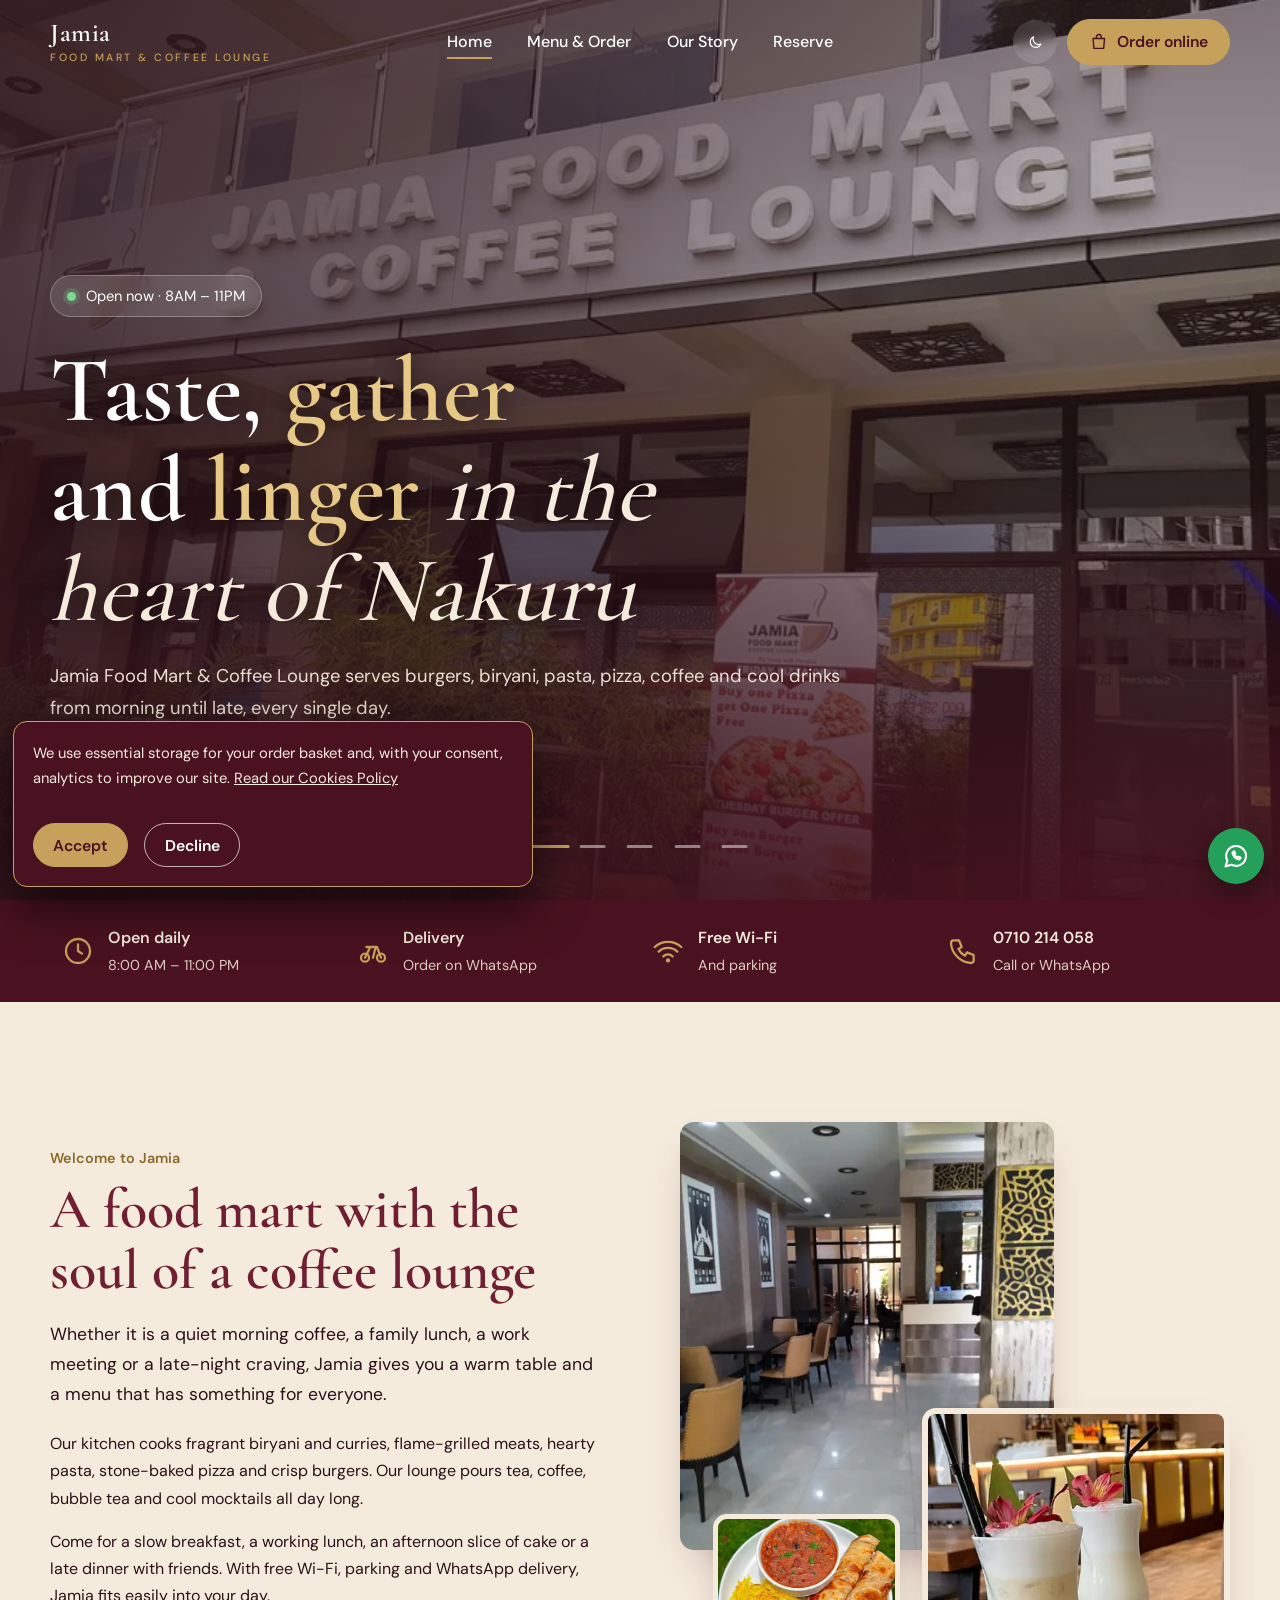
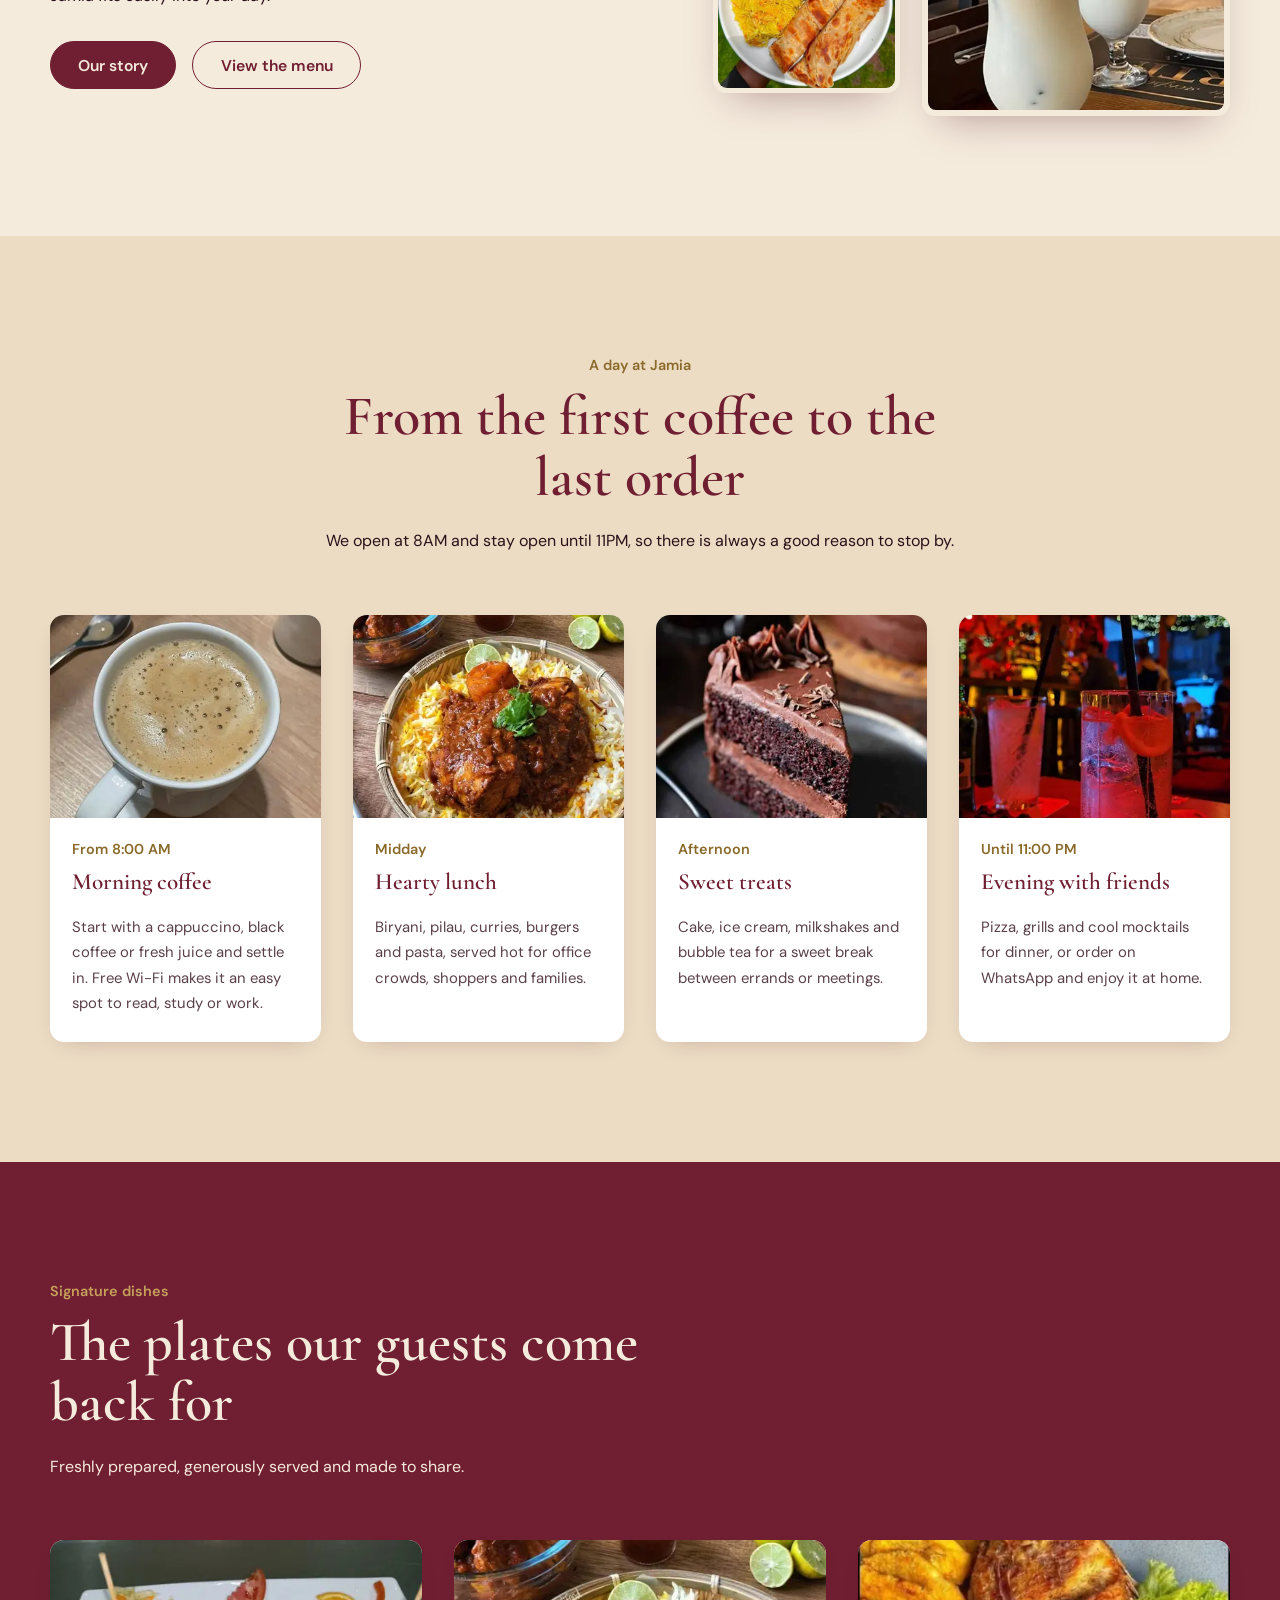
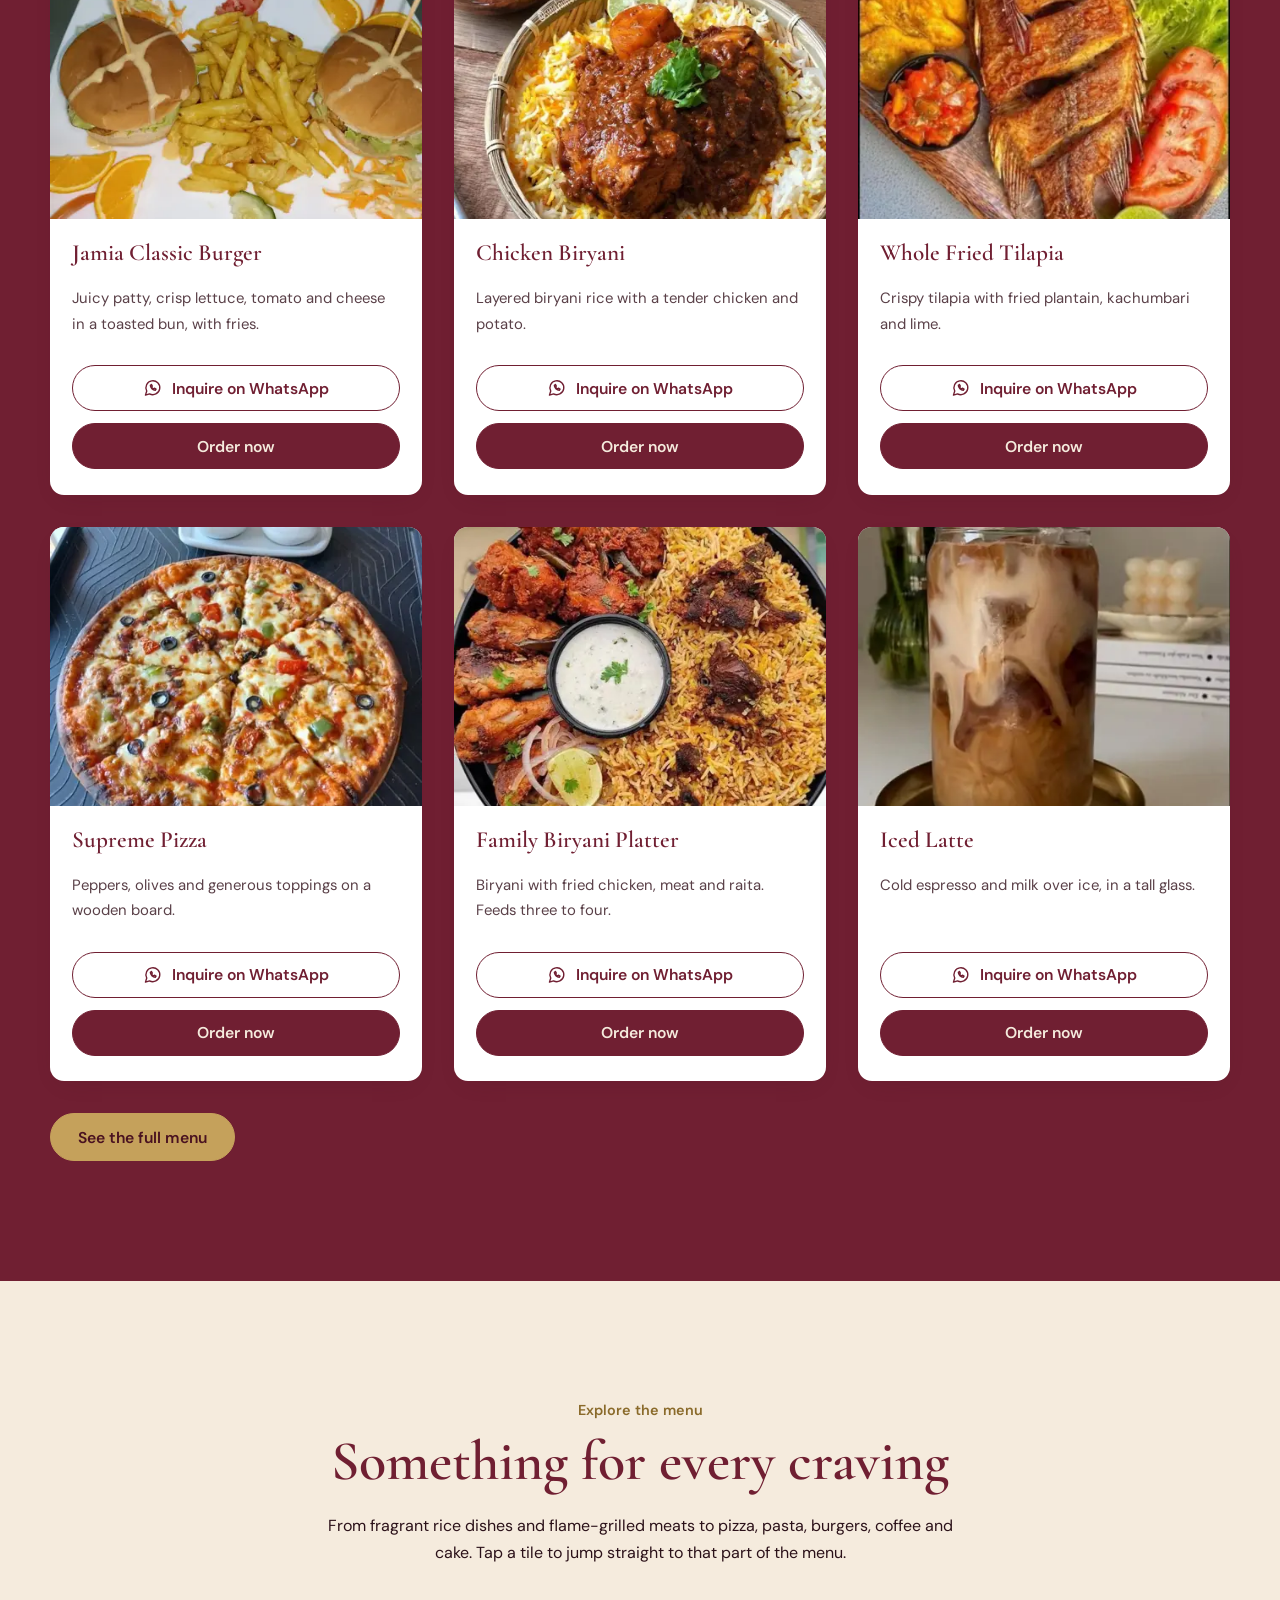
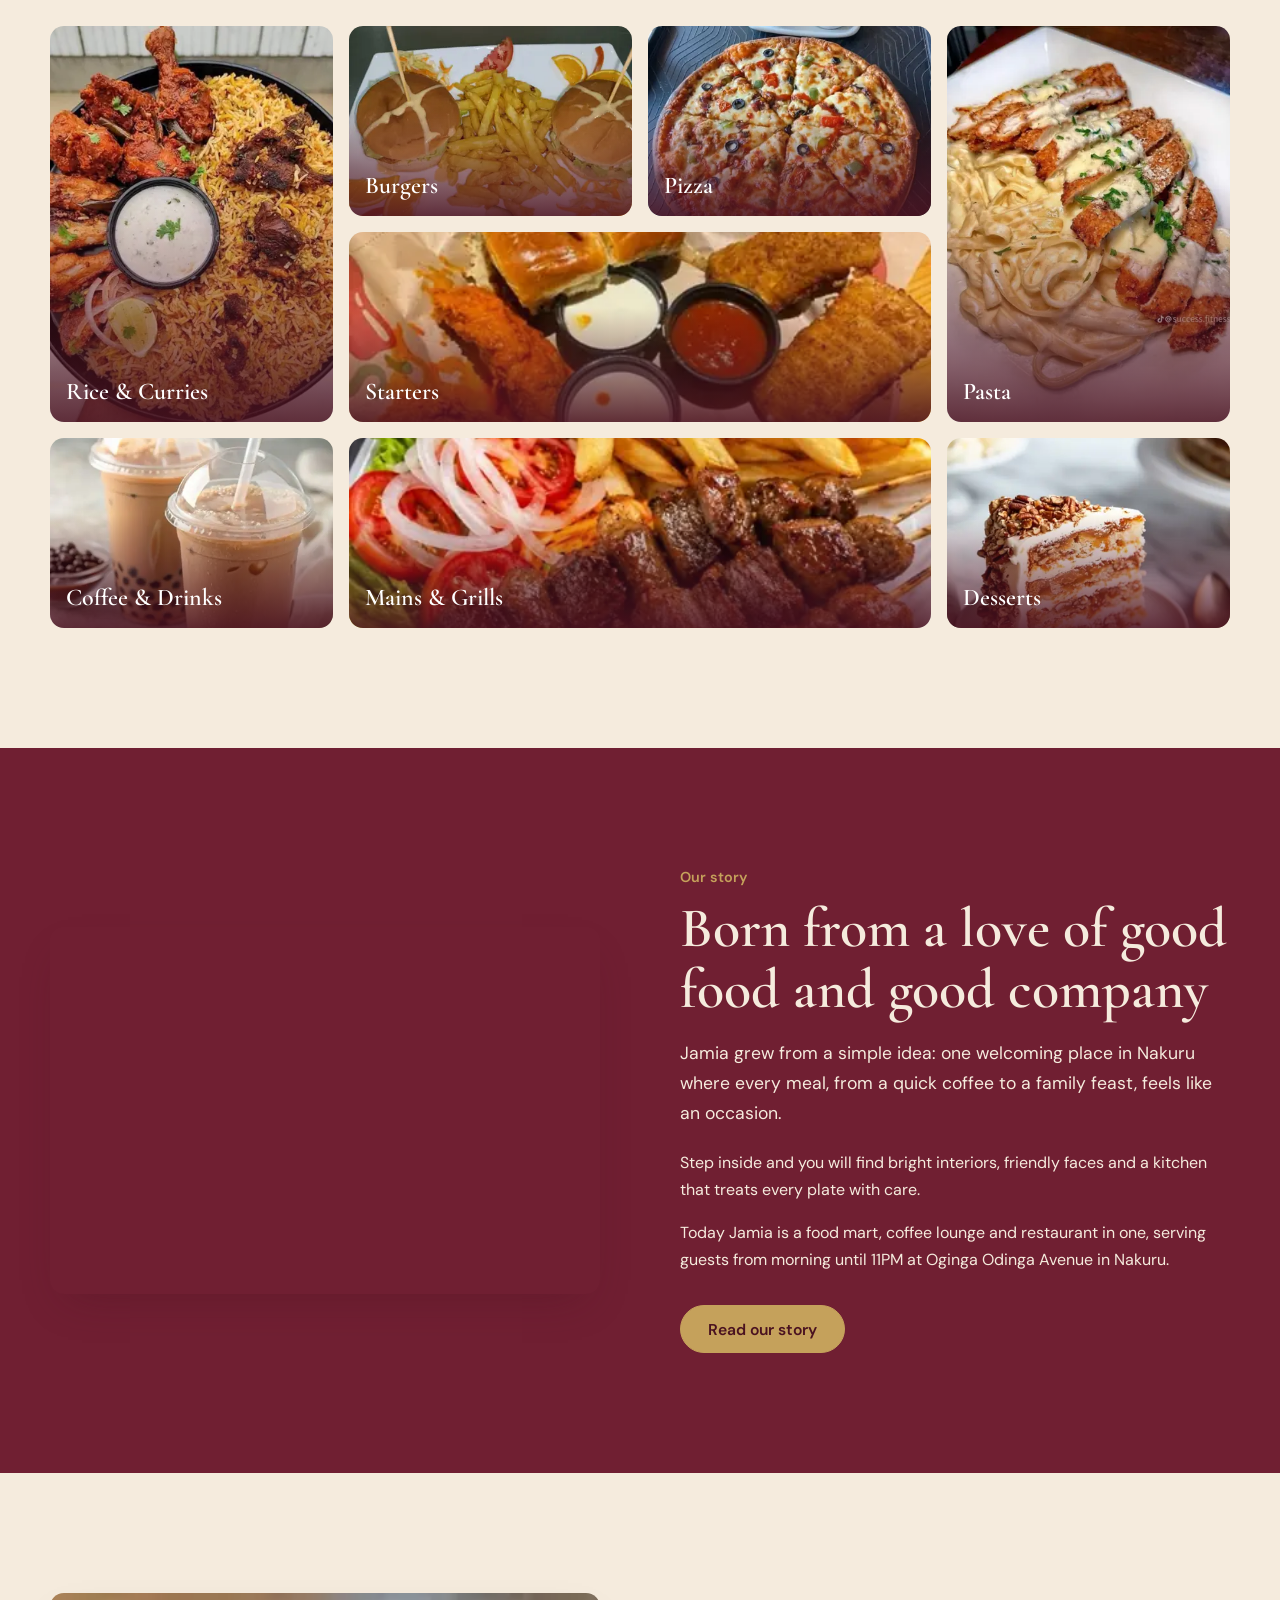
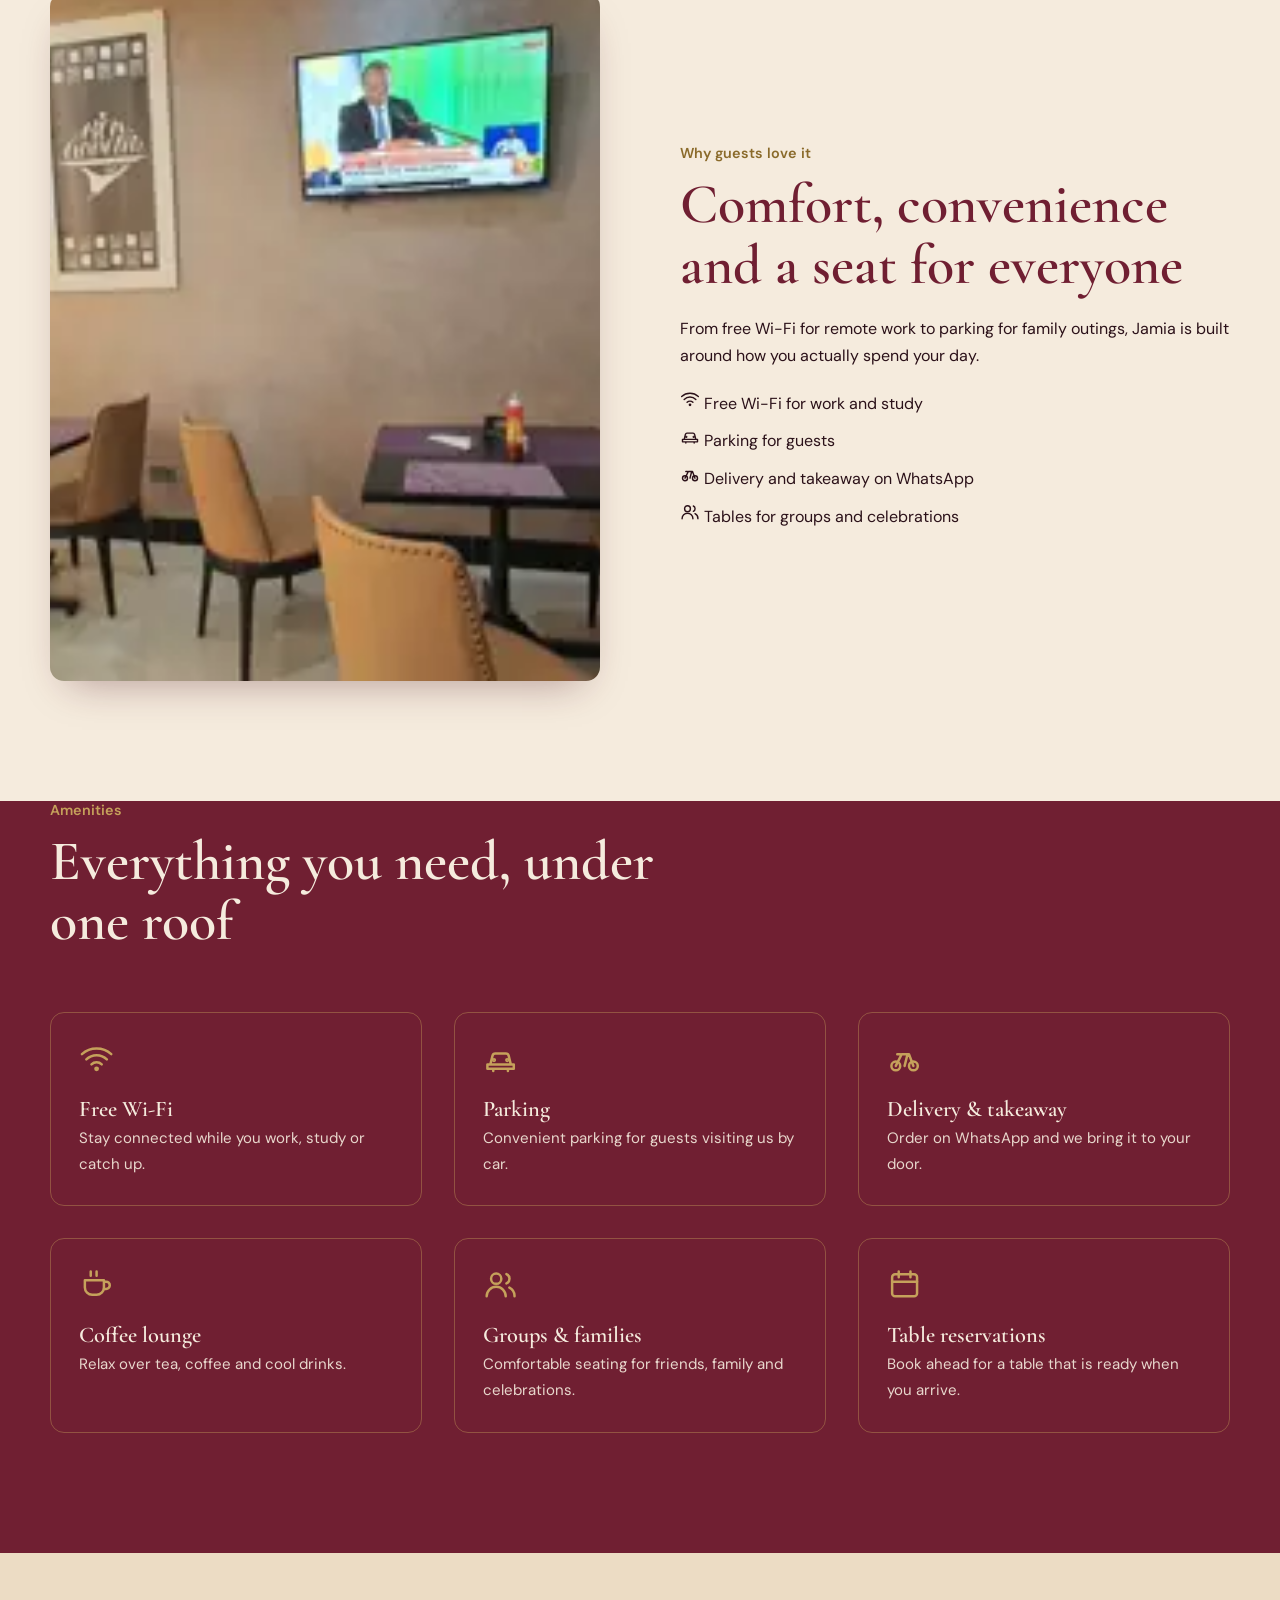
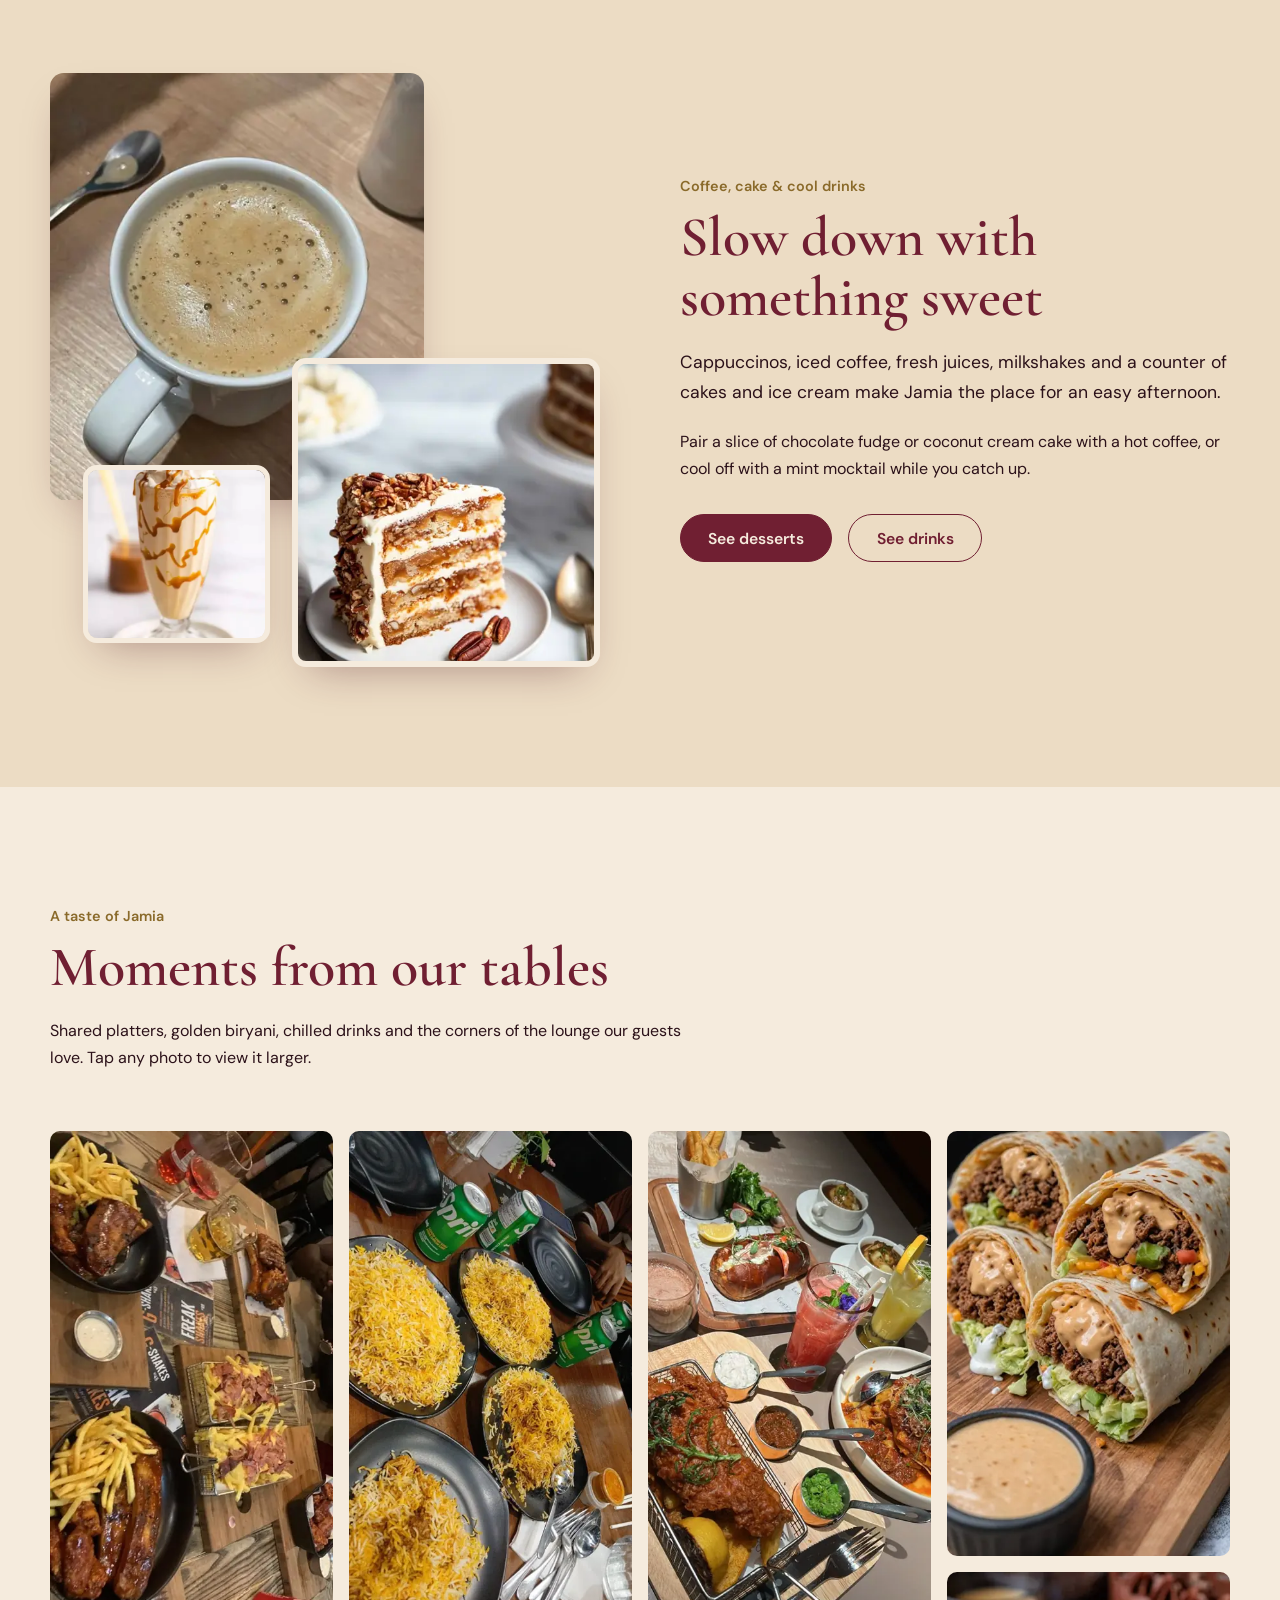
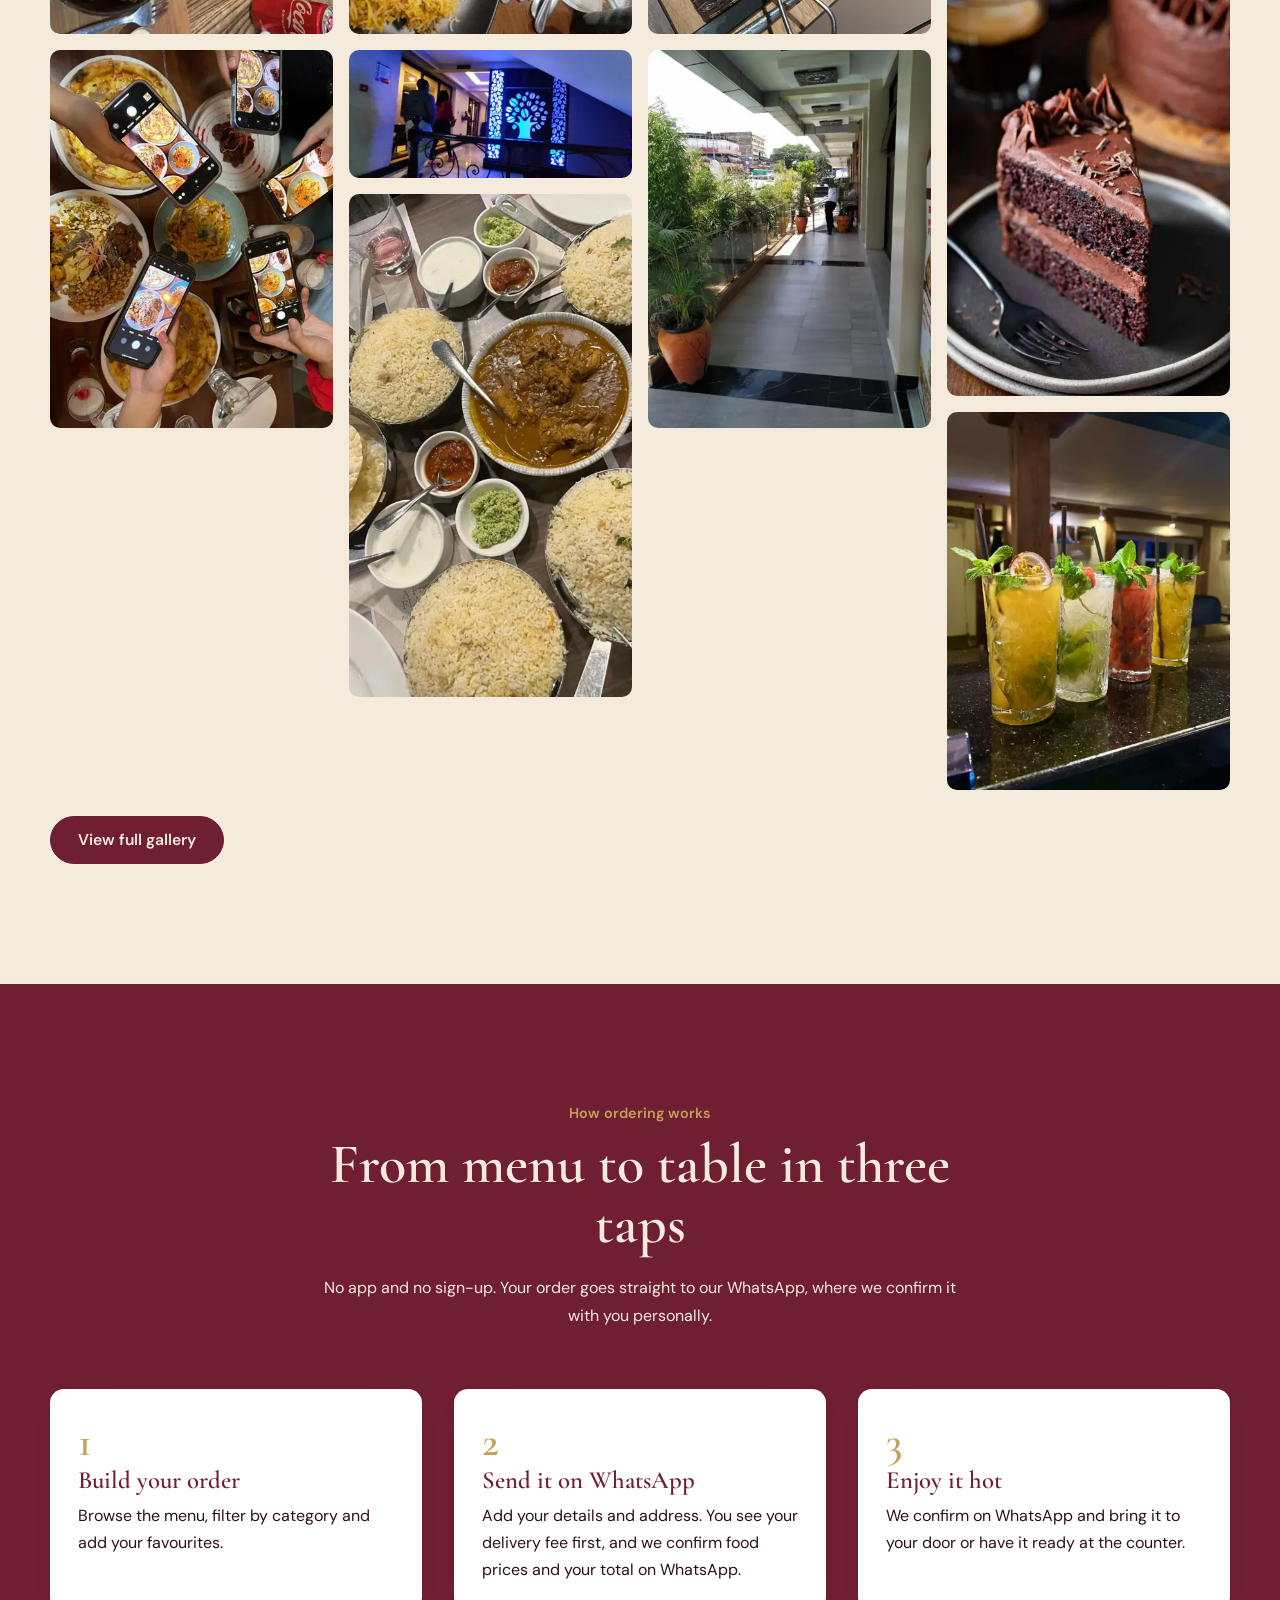
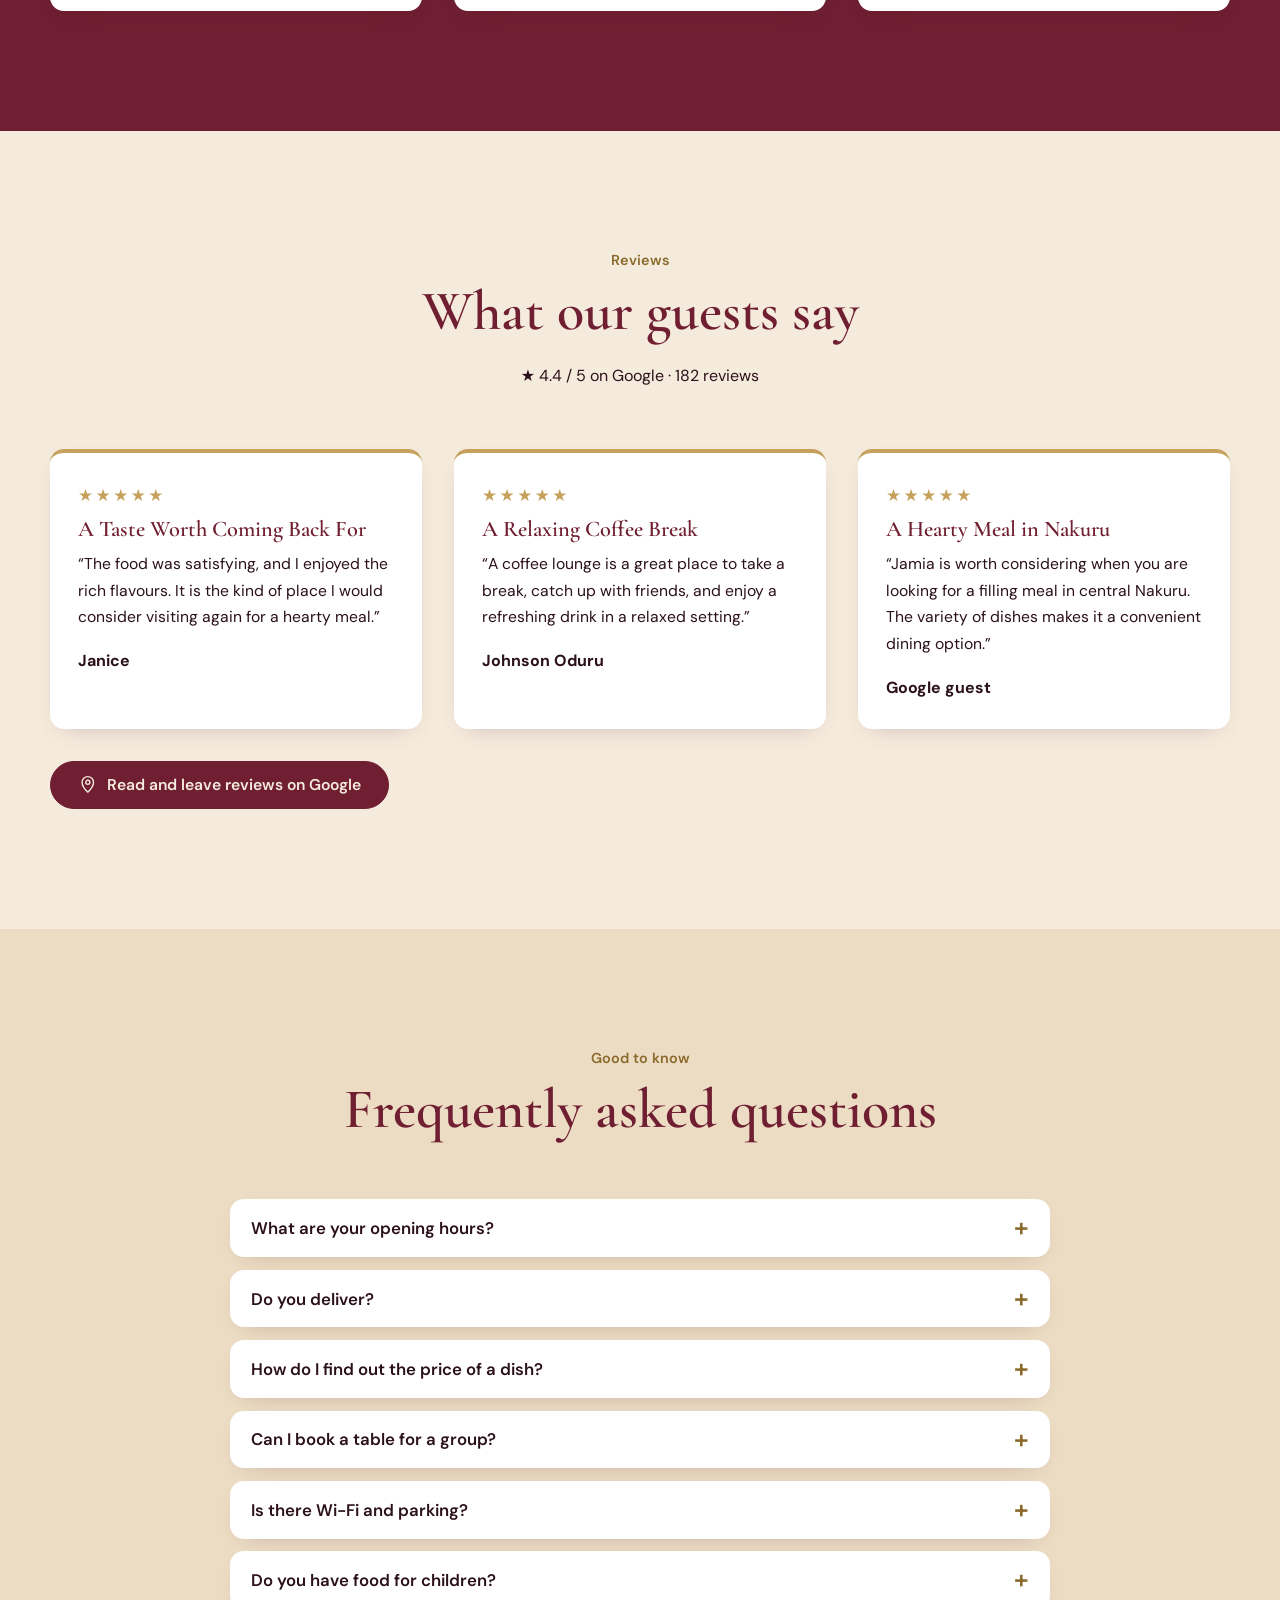
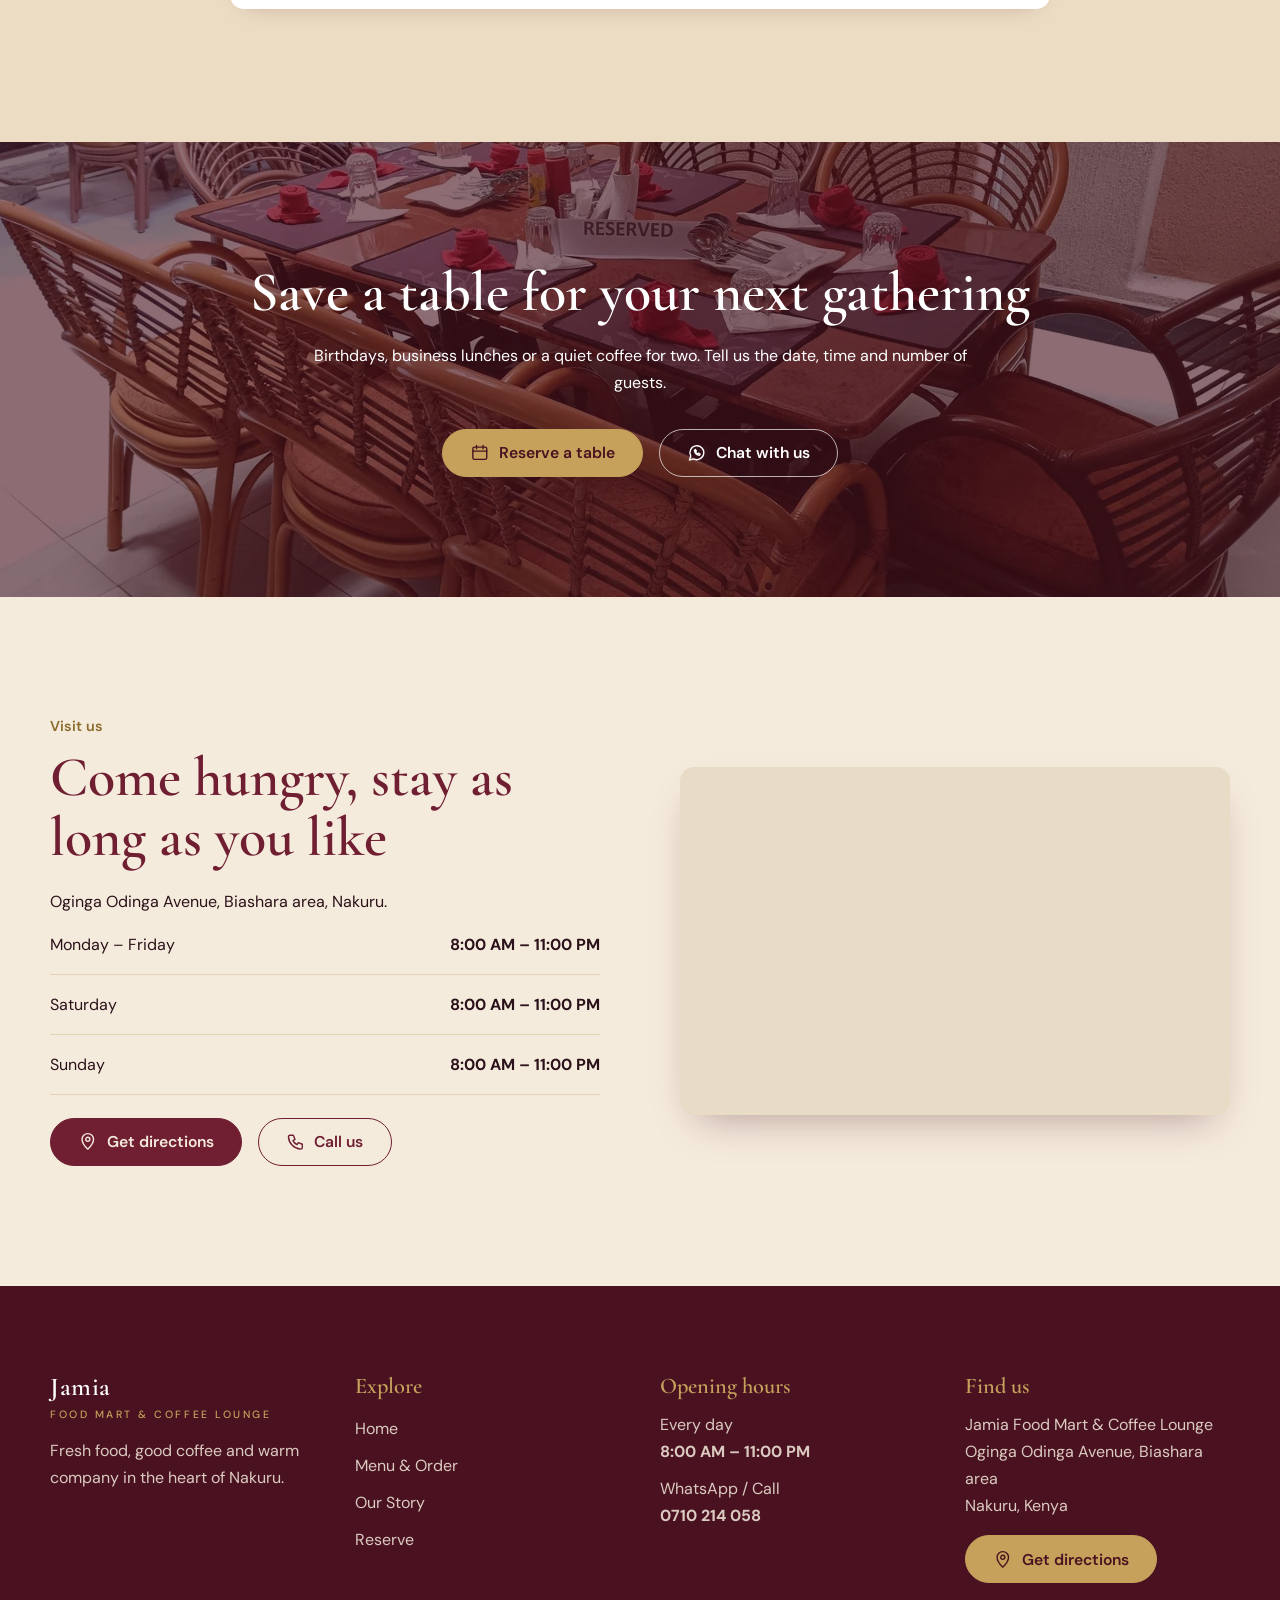
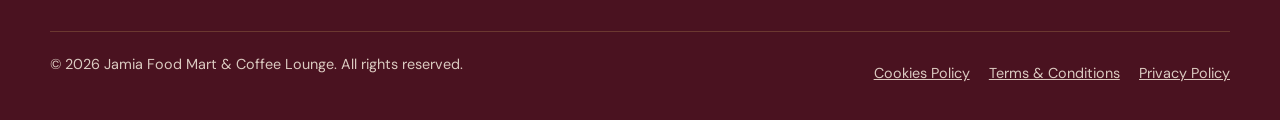
<file: index.html>
<!DOCTYPE html><html lang="en"><head><meta charset="utf-8"><meta name="viewport" content="width=device-width,initial-scale=1"><title>Jamia Food Mart & Coffee Lounge Nakuru | Restaurant, Coffee & Delivery</title><meta name="description" content="Jamia Food Mart & Coffee Lounge in Nakuru. Burgers, biryani, pasta, pizza and coffee. Open daily 8AM to 11PM with WhatsApp delivery, table reservations, free Wi-Fi and parking.">
<link rel="canonical" href="https://www.example.com/index.html"><meta name="theme-color" content="#701F32"><meta property="og:type" content="restaurant"><meta property="og:title" content="Jamia Food Mart & Coffee Lounge Nakuru | Restaurant, Coffee & Delivery"><meta property="og:description" content="Jamia Food Mart & Coffee Lounge in Nakuru. Burgers, biryani, pasta, pizza and coffee. Open daily 8AM to 11PM with WhatsApp delivery, table reservations, free Wi-Fi and parking."><meta property="og:image" content="https://www.example.com/images/set2/j53.webp"><meta property="og:url" content="https://www.example.com/index.html"><meta name="twitter:card" content="summary_large_image">
<link rel="preload" href="fonts/cormorant-garamond-latin-600-normal.woff2" as="font" type="font/woff2" crossorigin><link rel="preload" href="fonts/dm-sans-latin-400-normal.woff2" as="font" type="font/woff2" crossorigin><link rel="stylesheet" href="css/style.css"><script>try{if(JSON.parse(localStorage.getItem('jm-th'))==='evening')document.documentElement.dataset.theme='evening'}catch(e){}</script>
<link rel="preload" as="image" href="images/set2/j53-m.webp" imagesrcset="images/set2/j53-s.webp 800w, images/set2/j53-m.webp 1280w, images/set2/j53.webp 1920w" imagesizes="100vw" fetchpriority="high"><script type="application/ld+json">{"@context":"https://schema.org","@type":"Restaurant","name":"Jamia Food Mart & Coffee Lounge","image":"https://www.example.com/images/set2/j53.webp","telephone":"+254710214058","servesCuisine":["Burgers","Pizza","Pasta","Biryani","Coffee"],"hasMenu":"https://www.example.com/menu.html","address":{"@type":"PostalAddress","streetAddress":"Oginga Odinga Avenue, Biashara area","addressLocality":"Nakuru","addressCountry":"KE"},"openingHoursSpecification":{"@type":"OpeningHoursSpecification","dayOfWeek":["Monday","Tuesday","Wednesday","Thursday","Friday","Saturday","Sunday"],"opens":"08:00","closes":"23:00"}}</script></head><body>
<header class="hd"><div class="wrap"><a class="logo" href="index.html">Jamia<small>FOOD MART &amp; COFFEE LOUNGE</small></a>
<nav class="nav" id="nav" aria-label="Main"><button class="x" type="button" aria-label="Close menu">&times;</button><ul><li><a href="index.html" aria-current="page">Home</a></li><li><a href="menu.html">Menu & Order</a></li><li><a href="about.html">Our Story</a></li><li><a href="reserve.html">Reserve</a></li></ul></nav>
<div class="hr"><button class="tg" type="button" aria-pressed="false" aria-label="Switch to evening look"><svg class="ic" viewBox="0 0 24 24" aria-hidden="true"><path d="M20 14.5A8 8 0 0 1 9.5 4a8 8 0 1 0 10.5 10.5z"/></svg></button><a class="btn" href="menu.html"><svg class="ic" viewBox="0 0 24 24" aria-hidden="true"><path d="M5 8h14l-1 12H6zM9 8V6a3 3 0 0 1 6 0v2"/></svg> Order online</a><button class="burger" type="button" aria-label="Open menu" aria-expanded="false" aria-controls="nav"><svg class="ic" viewBox="0 0 24 24" aria-hidden="true"><path d="M4 7h16M4 12h16M4 17h16"/></svg></button></div></div></header><main><section class="hero" aria-label="Welcome"><div class="slide on"><img src="images/set2/j53.webp" srcset="images/set2/j53-s.webp 800w, images/set2/j53-m.webp 1280w, images/set2/j53.webp 1920w" sizes="100vw" alt="Jamia Food Mart &amp; Coffee Lounge entrance by day" width="1920" height="933" fetchpriority="high"></div><div class="slide"><img src="images/set2/j40.webp" srcset="images/set2/j40-s.webp 800w, images/set2/j40-m.webp 1280w, images/set2/j40.webp 1920w" sizes="100vw" alt="Wicker dining chairs and set tables inside the restaurant" width="1920" height="1440" loading="lazy" decoding="async" fetchpriority="low"></div><div class="slide"><img src="images/set2/j44.webp" srcset="images/set2/j44-s.webp 800w, images/set2/j44-m.webp 1280w, images/set2/j44.webp 1920w" sizes="100vw" alt="Jamia Food Mart &amp; Coffee Lounge signage lit up at night" width="1920" height="864" loading="lazy" decoding="async" fetchpriority="low"></div><div class="slide"><img src="images/set2/j56.webp" srcset="images/set2/j56-s.webp 800w, images/set2/j56-m.webp 1280w, images/set2/j56.webp 1920w" sizes="100vw" alt="The bright, welcoming lounge area" width="1920" height="1440" loading="lazy" decoding="async" fetchpriority="low"></div><div class="slide"><img src="images/set2/j58.webp" srcset="images/set2/j58-s.webp 800w, images/set2/j58-m.webp 1280w, images/set2/j58.webp 1920w" sizes="100vw" alt="Jamia Food Mart entrance with its red awning" width="1920" height="1080" loading="lazy" decoding="async" fetchpriority="low"></div><div class="wrap"><div class="status" data-open><i></i> Open daily · 8AM – 11PM</div><h1>Taste, <span class="g">gather</span> and <span class="g">linger</span> <span class="c">in the heart of Nakuru</span></h1><p>Jamia Food Mart &amp; Coffee Lounge serves burgers, biryani, pasta, pizza, coffee and cool drinks from morning until late, every single day.</p><div class="row"><a class="btn" href="menu.html"><svg class="ic" viewBox="0 0 24 24" aria-hidden="true"><path d="M5 8h14l-1 12H6zM9 8V6a3 3 0 0 1 6 0v2"/></svg> Order on WhatsApp</a><a class="btn ghost" href="reserve.html"><svg class="ic" viewBox="0 0 24 24" aria-hidden="true"><rect x="3.5" y="5" width="17" height="15" rx="2"/><path d="M3.5 10h17M8 3v4M16 3v4"/></svg> Reserve a table</a></div></div><div class="dots" role="group" aria-label="Slideshow"><button type="button" aria-label="Show slide 1" class="on"></button><button type="button" aria-label="Show slide 2"></button><button type="button" aria-label="Show slide 3"></button><button type="button" aria-label="Show slide 4"></button><button type="button" aria-label="Show slide 5"></button></div></section>
<section class="strip" aria-label="Quick info"><div class="wrap"><ul><li><svg class="ic" viewBox="0 0 24 24" aria-hidden="true"><circle cx="12" cy="12" r="9"/><path d="M12 7v5l3 2"/></svg><div><b>Open daily</b><span>8:00 AM – 11:00 PM</span></div></li><li><svg class="ic" viewBox="0 0 24 24" aria-hidden="true"><circle cx="6" cy="17" r="3"/><circle cx="18" cy="17" r="3"/><path d="M6 17l4-8h5l3 8M9 9H7M14 9l-2 8"/></svg><div><b>Delivery</b><span>Order on WhatsApp</span></div></li><li><svg class="ic" viewBox="0 0 24 24" aria-hidden="true"><path d="M2 9a15 15 0 0 1 20 0M5 12.5a10 10 0 0 1 14 0M8.5 16a5 5 0 0 1 7 0"/><circle cx="12" cy="19" r=".8"/></svg><div><b>Free Wi-Fi</b><span>And parking</span></div></li><li><svg class="ic" viewBox="0 0 24 24" aria-hidden="true"><path d="M5 4h4l2 5-2.5 1.5a11 11 0 0 0 5 5L15 13l5 2v4a2 2 0 0 1-2 2A16 16 0 0 1 3 6a2 2 0 0 1 2-2z"/></svg><div><b>0710 214 058</b><span>Call or WhatsApp</span></div></li></ul></div></section>
<section><div class="wrap split"><div class="rv"><span class="tag">Welcome to Jamia</span><h2>A food mart with the soul of a coffee lounge</h2><p class="lead">Whether it is a quiet morning coffee, a family lunch, a work meeting or a late-night craving, Jamia gives you a warm table and a menu that has something for everyone.</p><p>Our kitchen cooks fragrant biryani and curries, flame-grilled meats, hearty pasta, stone-baked pizza and crisp burgers. Our lounge pours tea, coffee, bubble tea and cool mocktails all day long.</p><p>Come for a slow breakfast, a working lunch, an afternoon slice of cake or a late dinner with friends. With free Wi-Fi, parking and WhatsApp delivery, Jamia fits easily into your day.</p><div class="row"><a class="btn wine" href="about.html">Our story</a><a class="btn ghost w" href="menu.html">View the menu</a></div></div>
<div class="collage rv"><img src="images/set2/j47.webp" srcset="images/set2/j47-s.webp 440w, images/set2/j47.webp 600w" sizes="(min-width:1100px) 290px,(min-width:620px) 45vw,92vw" alt="Spacious, modern interior with tiled floors and comfortable chairs" width="600" height="800" class="a" loading="lazy" decoding="async" data-zoom><img src="images/set3/j69.webp" srcset="images/set3/j69-s.webp 440w, images/set3/j69.webp 450w" sizes="(min-width:1100px) 290px,(min-width:620px) 45vw,92vw" alt="Two chilled coconut drinks at the bar" width="450" height="800" class="b" loading="lazy" decoding="async" data-zoom><img src="images/set1/j19.webp" srcset="images/set1/j19-s.webp 440w, images/set1/j19.webp 735w" sizes="(min-width:1100px) 290px,(min-width:620px) 45vw,92vw" alt="Layered chapati with a bowl of bean stew and rice" width="735" height="760" class="c" loading="lazy" decoding="async" data-zoom></div></div></section>
<section class="alt"><div class="wrap"><div class="head c rv"><span class="tag">A day at Jamia</span><h2>From the first coffee to the last order</h2><p>We open at 8AM and stay open until 11PM, so there is always a good reason to stop by.</p></div><div class="cards">
<article class="card rv"><div class="im"><img src="images/set3/j79.webp" srcset="images/set3/j79-s.webp 440w, images/set3/j79.webp 600w" sizes="(min-width:1100px) 290px,(min-width:620px) 45vw,92vw" alt="Cappuccino with creamy foam" width="600" height="800" loading="lazy" decoding="async" data-zoom></div><div class="bd"><span class="tag" style="margin:0">From 8:00 AM</span><h3>Morning coffee</h3><p>Start with a cappuccino, black coffee or fresh juice and settle in. Free Wi-Fi makes it an easy spot to read, study or work.</p></div></article>
<article class="card rv"><div class="im"><img src="images/set1/j33.webp" srcset="images/set1/j33-s.webp 440w, images/set1/j33.webp 640w" sizes="(min-width:1100px) 290px,(min-width:620px) 45vw,92vw" alt="Chicken biryani on a woven tray" width="640" height="640" loading="lazy" decoding="async" data-zoom></div><div class="bd"><span class="tag" style="margin:0">Midday</span><h3>Hearty lunch</h3><p>Biryani, pilau, curries, burgers and pasta, served hot for office crowds, shoppers and families.</p></div></article>
<article class="card rv"><div class="im"><img src="images/set3/j86.webp" srcset="images/set3/j86-s.webp 440w, images/set3/j86.webp 533w" sizes="(min-width:1100px) 290px,(min-width:620px) 45vw,92vw" alt="Chocolate fudge cake slice" width="533" height="800" loading="lazy" decoding="async" data-zoom></div><div class="bd"><span class="tag" style="margin:0">Afternoon</span><h3>Sweet treats</h3><p>Cake, ice cream, milkshakes and bubble tea for a sweet break between errands or meetings.</p></div></article>
<article class="card rv"><div class="im"><img src="images/set3/j71.webp" srcset="images/set3/j71-s.webp 440w, images/set3/j71.webp 450w" sizes="(min-width:1100px) 290px,(min-width:620px) 45vw,92vw" alt="Red berry sparkler mocktails" width="450" height="800" loading="lazy" decoding="async" data-zoom></div><div class="bd"><span class="tag" style="margin:0">Until 11:00 PM</span><h3>Evening with friends</h3><p>Pizza, grills and cool mocktails for dinner, or order on WhatsApp and enjoy it at home.</p></div></article></div></div></section>
<section class="dark"><div class="wrap"><div class="head rv"><span class="tag">Signature dishes</span><h2>The plates our guests come back for</h2><p>Freshly prepared, generously served and made to share.</p></div><div class="cards c3"><article class="card rv"><div class="im"><img src="images/set2/j46.webp" srcset="images/set2/j46-s.webp 440w, images/set2/j46.webp 800w" sizes="(min-width:1100px) 290px,(min-width:620px) 45vw,92vw" alt="Jamia Classic Burger" width="800" height="600" loading="lazy" decoding="async" data-zoom></div><div class="bd"><div class="t"><h3>Jamia Classic Burger</h3></div><p>Juicy patty, crisp lettuce, tomato and cheese in a toasted bun, with fries.</p><div class="acts"><a class="btn ghost w inq" href="https://wa.me/254710214058?text=Hi%20Jamia%2C%20I%20would%20like%20to%20inquire%20about%20the%20price%20of%3A%20Jamia%20Classic%20Burger" target="_blank" rel="noopener"><svg class="ic" viewBox="0 0 24 24" aria-hidden="true"><path d="M3 21l1.6-5A8.5 8.5 0 1 1 8 19.4z"/><path d="M9 9c0 3 3 6 6 6l1-1.5-2-1-1 .8c-1-.4-2-1.4-2.4-2.4l.8-1-1-2z"/></svg> Inquire on WhatsApp</a><a class="btn wine" href="menu.html#burgers">Order now</a></div></div></article><article class="card rv"><div class="im"><img src="images/set1/j33.webp" srcset="images/set1/j33-s.webp 440w, images/set1/j33.webp 640w" sizes="(min-width:1100px) 290px,(min-width:620px) 45vw,92vw" alt="Chicken Biryani" width="640" height="640" loading="lazy" decoding="async" data-zoom></div><div class="bd"><div class="t"><h3>Chicken Biryani</h3></div><p>Layered biryani rice with a tender chicken and potato.</p><div class="acts"><a class="btn ghost w inq" href="https://wa.me/254710214058?text=Hi%20Jamia%2C%20I%20would%20like%20to%20inquire%20about%20the%20price%20of%3A%20Chicken%20Biryani" target="_blank" rel="noopener"><svg class="ic" viewBox="0 0 24 24" aria-hidden="true"><path d="M3 21l1.6-5A8.5 8.5 0 1 1 8 19.4z"/><path d="M9 9c0 3 3 6 6 6l1-1.5-2-1-1 .8c-1-.4-2-1.4-2.4-2.4l.8-1-1-2z"/></svg> Inquire on WhatsApp</a><a class="btn wine" href="menu.html#rice">Order now</a></div></div></article><article class="card rv"><div class="im"><img src="images/set1/j14.webp" srcset="images/set1/j14-s.webp 440w, images/set1/j14.webp 668w" sizes="(min-width:1100px) 290px,(min-width:620px) 45vw,92vw" alt="Whole Fried Tilapia" width="668" height="800" loading="lazy" decoding="async" data-zoom></div><div class="bd"><div class="t"><h3>Whole Fried Tilapia</h3></div><p>Crispy tilapia with fried plantain, kachumbari and lime.</p><div class="acts"><a class="btn ghost w inq" href="https://wa.me/254710214058?text=Hi%20Jamia%2C%20I%20would%20like%20to%20inquire%20about%20the%20price%20of%3A%20Whole%20Fried%20Tilapia" target="_blank" rel="noopener"><svg class="ic" viewBox="0 0 24 24" aria-hidden="true"><path d="M3 21l1.6-5A8.5 8.5 0 1 1 8 19.4z"/><path d="M9 9c0 3 3 6 6 6l1-1.5-2-1-1 .8c-1-.4-2-1.4-2.4-2.4l.8-1-1-2z"/></svg> Inquire on WhatsApp</a><a class="btn wine" href="menu.html#grill">Order now</a></div></div></article><article class="card rv"><div class="im"><img src="images/set1/j36.webp" srcset="images/set1/j36-s.webp 440w, images/set1/j36.webp 600w" sizes="(min-width:1100px) 290px,(min-width:620px) 45vw,92vw" alt="Supreme Pizza" width="600" height="800" loading="lazy" decoding="async" data-zoom></div><div class="bd"><div class="t"><h3>Supreme Pizza</h3></div><p>Peppers, olives and generous toppings on a wooden board.</p><div class="acts"><a class="btn ghost w inq" href="https://wa.me/254710214058?text=Hi%20Jamia%2C%20I%20would%20like%20to%20inquire%20about%20the%20price%20of%3A%20Supreme%20Pizza" target="_blank" rel="noopener"><svg class="ic" viewBox="0 0 24 24" aria-hidden="true"><path d="M3 21l1.6-5A8.5 8.5 0 1 1 8 19.4z"/><path d="M9 9c0 3 3 6 6 6l1-1.5-2-1-1 .8c-1-.4-2-1.4-2.4-2.4l.8-1-1-2z"/></svg> Inquire on WhatsApp</a><a class="btn wine" href="menu.html#pizza">Order now</a></div></div></article><article class="card rv"><div class="im"><img src="images/set1/j34.webp" srcset="images/set1/j34-s.webp 440w, images/set1/j34.webp 679w" sizes="(min-width:1100px) 290px,(min-width:620px) 45vw,92vw" alt="Family Biryani Platter" width="679" height="800" loading="lazy" decoding="async" data-zoom></div><div class="bd"><div class="t"><h3>Family Biryani Platter</h3></div><p>Biryani with fried chicken, meat and raita. Feeds three to four.</p><div class="acts"><a class="btn ghost w inq" href="https://wa.me/254710214058?text=Hi%20Jamia%2C%20I%20would%20like%20to%20inquire%20about%20the%20price%20of%3A%20Family%20Biryani%20Platter" target="_blank" rel="noopener"><svg class="ic" viewBox="0 0 24 24" aria-hidden="true"><path d="M3 21l1.6-5A8.5 8.5 0 1 1 8 19.4z"/><path d="M9 9c0 3 3 6 6 6l1-1.5-2-1-1 .8c-1-.4-2-1.4-2.4-2.4l.8-1-1-2z"/></svg> Inquire on WhatsApp</a><a class="btn wine" href="menu.html#rice">Order now</a></div></div></article><article class="card rv"><div class="im"><img src="images/set3/j70.webp" srcset="images/set3/j70-s.webp 440w, images/set3/j70.webp 451w" sizes="(min-width:1100px) 290px,(min-width:620px) 45vw,92vw" alt="Iced Latte" width="451" height="800" loading="lazy" decoding="async" data-zoom></div><div class="bd"><div class="t"><h3>Iced Latte</h3></div><p>Cold espresso and milk over ice, in a tall glass.</p><div class="acts"><a class="btn ghost w inq" href="https://wa.me/254710214058?text=Hi%20Jamia%2C%20I%20would%20like%20to%20inquire%20about%20the%20price%20of%3A%20Iced%20Latte" target="_blank" rel="noopener"><svg class="ic" viewBox="0 0 24 24" aria-hidden="true"><path d="M3 21l1.6-5A8.5 8.5 0 1 1 8 19.4z"/><path d="M9 9c0 3 3 6 6 6l1-1.5-2-1-1 .8c-1-.4-2-1.4-2.4-2.4l.8-1-1-2z"/></svg> Inquire on WhatsApp</a><a class="btn wine" href="menu.html#drinks">Order now</a></div></div></article></div><p class="rv" style="margin-top:2rem"><a class="btn" href="menu.html">See the full menu</a></p></div></section>
<section><div class="wrap"><div class="head c rv"><span class="tag">Explore the menu</span><h2>Something for every craving</h2><p>From fragrant rice dishes and flame-grilled meats to pizza, pasta, burgers, coffee and cake. Tap a tile to jump straight to that part of the menu.</p></div><div class="mosaic">
<a class="t rv" href="menu.html#rice"><img src="images/set1/j34.webp" srcset="images/set1/j34-s.webp 440w, images/set1/j34.webp 679w" sizes="(min-width:1100px) 290px,(min-width:620px) 45vw,92vw" alt="Family biryani platter with fried chicken" width="679" height="800" loading="lazy" decoding="async"><span>Rice &amp; Curries</span></a><a class="rv" href="menu.html#burgers"><img src="images/set2/j46.webp" srcset="images/set2/j46-s.webp 440w, images/set2/j46.webp 800w" sizes="(min-width:1100px) 290px,(min-width:620px) 45vw,92vw" alt="Burgers and fries" width="800" height="600" loading="lazy" decoding="async"><span>Burgers</span></a><a class="rv" href="menu.html#pizza"><img src="images/set1/j36.webp" srcset="images/set1/j36-s.webp 440w, images/set1/j36.webp 600w" sizes="(min-width:1100px) 290px,(min-width:620px) 45vw,92vw" alt="Supreme pizza on a board" width="600" height="800" loading="lazy" decoding="async"><span>Pizza</span></a><a class="t rv" href="menu.html#pasta"><img src="images/set3/j8.webp" srcset="images/set3/j8-s.webp 440w, images/set3/j8.webp 599w" sizes="(min-width:1100px) 290px,(min-width:620px) 45vw,92vw" alt="Creamy chicken alfredo" width="599" height="800" loading="lazy" decoding="async"><span>Pasta</span></a><a class="w rv" href="menu.html#starters"><img src="images/set3/j67.webp" srcset="images/set3/j67-s.webp 440w, images/set3/j67.webp 600w" sizes="(min-width:1100px) 290px,(min-width:620px) 45vw,92vw" alt="Wings, sliders and spring rolls platter" width="600" height="800" loading="lazy" decoding="async"><span>Starters</span></a><a class="rv" href="menu.html#drinks"><img src="images/set1/j29.webp" srcset="images/set1/j29-s.webp 440w, images/set1/j29.webp 533w" sizes="(min-width:1100px) 290px,(min-width:620px) 45vw,92vw" alt="Brown sugar bubble tea" width="533" height="800" loading="lazy" decoding="async"><span>Coffee &amp; Drinks</span></a><a class="w rv" href="menu.html#grill"><img src="images/set1/j20.webp" srcset="images/set1/j20-s.webp 440w, images/set1/j20.webp 649w" sizes="(min-width:1100px) 290px,(min-width:620px) 45vw,92vw" alt="Beef skewers with fries and salad" width="649" height="800" loading="lazy" decoding="async"><span>Mains &amp; Grills</span></a><a class="rv" href="menu.html#sweets"><img src="images/set3/j83.webp" srcset="images/set3/j83-s.webp 440w, images/set3/j83.webp 533w" sizes="(min-width:1100px) 290px,(min-width:620px) 45vw,92vw" alt="Pecan layer cake slice" width="533" height="800" loading="lazy" decoding="async"><span>Desserts</span></a></div></div></section>
<section class="dark"><div class="wrap split flip"><div class="rv"><span class="tag">Our story</span><h2>Born from a love of good food and good company</h2><p class="lead">Jamia grew from a simple idea: one welcoming place in Nakuru where every meal, from a quick coffee to a family feast, feels like an occasion.</p><p>Step inside and you will find bright interiors, friendly faces and a kitchen that treats every plate with care.</p><p>Today Jamia is a food mart, coffee lounge and restaurant in one, serving guests from morning until 11PM at Oginga Odinga Avenue in Nakuru.</p><div class="row"><a class="btn" href="about.html">Read our story</a></div></div><div class="fig w rv"><img src="images/set2/j58.webp" srcset="images/set2/j58-s.webp 800w, images/set2/j58-m.webp 1280w, images/set2/j58.webp 1920w" sizes="(min-width:1100px) 290px,(min-width:620px) 45vw,92vw" alt="Jamia Food Mart entrance with its red awning" width="1920" height="1080" loading="lazy" decoding="async" data-zoom></div></div></section>
<section><div class="wrap split"><div class="fig rv"><img src="images/set2/j60.webp" srcset="images/set2/j60-s.webp 440w, images/set2/j60.webp 800w" sizes="(min-width:1100px) 290px,(min-width:620px) 45vw,92vw" alt="Dining corner with wooden chairs and a wall-mounted TV" width="800" height="379" loading="lazy" decoding="async" data-zoom></div><div class="rv"><span class="tag">Why guests love it</span><h2>Comfort, convenience and a seat for everyone</h2><p>From free Wi-Fi for remote work to parking for family outings, Jamia is built around how you actually spend your day.</p><ul style="margin-top:1.2rem;display:grid;gap:.6rem"><li><svg class="ic" viewBox="0 0 24 24" aria-hidden="true"><path d="M2 9a15 15 0 0 1 20 0M5 12.5a10 10 0 0 1 14 0M8.5 16a5 5 0 0 1 7 0"/><circle cx="12" cy="19" r=".8"/></svg> Free Wi-Fi for work and study</li><li><svg class="ic" viewBox="0 0 24 24" aria-hidden="true"><path d="M5 16l1.5-6A2 2 0 0 1 8.4 8.5h7.2a2 2 0 0 1 1.9 1.5L19 16M3 16h18v3H3zM7 19v1.5M17 19v1.5"/><circle cx="7.5" cy="13" r=".6"/><circle cx="16.5" cy="13" r=".6"/></svg> Parking for guests</li><li><svg class="ic" viewBox="0 0 24 24" aria-hidden="true"><circle cx="6" cy="17" r="3"/><circle cx="18" cy="17" r="3"/><path d="M6 17l4-8h5l3 8M9 9H7M14 9l-2 8"/></svg> Delivery and takeaway on WhatsApp</li><li><svg class="ic" viewBox="0 0 24 24" aria-hidden="true"><circle cx="9" cy="8" r="3.5"/><path d="M2.5 20a6.5 6.5 0 0 1 13 0M16 4.8a3.5 3.5 0 0 1 0 6.4M18 14a6.5 6.5 0 0 1 3.5 6"/></svg> Tables for groups and celebrations</li></ul></div></div></section>
<section class="dark" style="padding-top:0"><div class="wrap"><div class="head rv"><span class="tag">Amenities</span><h2>Everything you need, under one roof</h2></div><div class="feat"><div class="rv"><svg class="ic" viewBox="0 0 24 24" aria-hidden="true"><path d="M2 9a15 15 0 0 1 20 0M5 12.5a10 10 0 0 1 14 0M8.5 16a5 5 0 0 1 7 0"/><circle cx="12" cy="19" r=".8"/></svg><h3>Free Wi-Fi</h3><p>Stay connected while you work, study or catch up.</p></div><div class="rv"><svg class="ic" viewBox="0 0 24 24" aria-hidden="true"><path d="M5 16l1.5-6A2 2 0 0 1 8.4 8.5h7.2a2 2 0 0 1 1.9 1.5L19 16M3 16h18v3H3zM7 19v1.5M17 19v1.5"/><circle cx="7.5" cy="13" r=".6"/><circle cx="16.5" cy="13" r=".6"/></svg><h3>Parking</h3><p>Convenient parking for guests visiting us by car.</p></div><div class="rv"><svg class="ic" viewBox="0 0 24 24" aria-hidden="true"><circle cx="6" cy="17" r="3"/><circle cx="18" cy="17" r="3"/><path d="M6 17l4-8h5l3 8M9 9H7M14 9l-2 8"/></svg><h3>Delivery &amp; takeaway</h3><p>Order on WhatsApp and we bring it to your door.</p></div><div class="rv"><svg class="ic" viewBox="0 0 24 24" aria-hidden="true"><path d="M4 9h13v5a5 5 0 0 1-5 5H9a5 5 0 0 1-5-5zM17 10h1.5a2.5 2.5 0 0 1 0 5H17M8 3v3M12 3v3"/></svg><h3>Coffee lounge</h3><p>Relax over tea, coffee and cool drinks.</p></div><div class="rv"><svg class="ic" viewBox="0 0 24 24" aria-hidden="true"><circle cx="9" cy="8" r="3.5"/><path d="M2.5 20a6.5 6.5 0 0 1 13 0M16 4.8a3.5 3.5 0 0 1 0 6.4M18 14a6.5 6.5 0 0 1 3.5 6"/></svg><h3>Groups &amp; families</h3><p>Comfortable seating for friends, family and celebrations.</p></div><div class="rv"><svg class="ic" viewBox="0 0 24 24" aria-hidden="true"><rect x="3.5" y="5" width="17" height="15" rx="2"/><path d="M3.5 10h17M8 3v4M16 3v4"/></svg><h3>Table reservations</h3><p>Book ahead for a table that is ready when you arrive.</p></div></div></div></section>
<section class="alt"><div class="wrap split flip"><div class="rv"><span class="tag">Coffee, cake &amp; cool drinks</span><h2>Slow down with something sweet</h2><p class="lead">Cappuccinos, iced coffee, fresh juices, milkshakes and a counter of cakes and ice cream make Jamia the place for an easy afternoon.</p><p>Pair a slice of chocolate fudge or coconut cream cake with a hot coffee, or cool off with a mint mocktail while you catch up.</p><div class="row"><a class="btn wine" href="menu.html#sweets">See desserts</a><a class="btn ghost w" href="menu.html#drinks">See drinks</a></div></div><div class="collage rv"><img src="images/set3/j79.webp" srcset="images/set3/j79-s.webp 440w, images/set3/j79.webp 600w" sizes="(min-width:1100px) 290px,(min-width:620px) 45vw,92vw" alt="Cappuccino with creamy foam in a white cup" width="600" height="800" class="a" loading="lazy" decoding="async" data-zoom><img src="images/set3/j83.webp" srcset="images/set3/j83-s.webp 440w, images/set3/j83.webp 533w" sizes="(min-width:1100px) 290px,(min-width:620px) 45vw,92vw" alt="Pecan layer cake slice on a white plate" width="533" height="800" class="b" loading="lazy" decoding="async" data-zoom><img src="images/set3/j75.webp" srcset="images/set3/j75-s.webp 440w, images/set3/j75.webp 534w" sizes="(min-width:1100px) 290px,(min-width:620px) 45vw,92vw" alt="Caramel milkshake with whipped cream" width="534" height="800" class="c" loading="lazy" decoding="async" data-zoom></div></div></section>
<section><div class="wrap"><div class="head rv"><span class="tag">A taste of Jamia</span><h2>Moments from our tables</h2><p>Shared platters, golden biryani, chilled drinks and the corners of the lounge our guests love. Tap any photo to view it larger.</p></div><div class="gal"><img src="images/set1/j12.webp" srcset="images/set1/j12-s.webp 440w, images/set1/j12.webp 450w" sizes="(min-width:1100px) 290px,(min-width:620px) 45vw,92vw" alt="Table spread of grilled meats, wings and fries" width="450" height="800" class="rv" loading="lazy" decoding="async" data-zoom><img src="images/set3/j65.webp" srcset="images/set3/j65-s.webp 440w, images/set3/j65.webp 600w" sizes="(min-width:1100px) 290px,(min-width:620px) 45vw,92vw" alt="Friends photographing a shared feast" width="600" height="800" class="rv" loading="lazy" decoding="async" data-zoom><img src="images/set1/j32.webp" srcset="images/set1/j32-s.webp 440w, images/set1/j32.webp 450w" sizes="(min-width:1100px) 290px,(min-width:620px) 45vw,92vw" alt="Trays of golden biryani" width="450" height="800" class="rv" loading="lazy" decoding="async" data-zoom><img src="images/set2/j42.webp" srcset="images/set2/j42-s.webp 440w, images/set2/j42.webp 800w" sizes="(min-width:1100px) 290px,(min-width:620px) 45vw,92vw" alt="Blue-lit interior corner" width="800" height="360" class="rv" loading="lazy" decoding="async" data-zoom><img src="images/set1/j30.webp" srcset="images/set1/j30-s.webp 440w, images/set1/j30.webp 450w" sizes="(min-width:1100px) 290px,(min-width:620px) 45vw,92vw" alt="Rice and curry platter with sides" width="450" height="800" class="rv" loading="lazy" decoding="async" data-zoom><img src="images/set1/j3.webp" srcset="images/set1/j3-s.webp 440w, images/set1/j3.webp 450w" sizes="(min-width:1100px) 290px,(min-width:620px) 45vw,92vw" alt="Table with mocktails, juices and mains" width="450" height="800" class="rv" loading="lazy" decoding="async" data-zoom><img src="images/set2/j45.webp" srcset="images/set2/j45-s.webp 440w, images/set2/j45.webp 600w" sizes="(min-width:1100px) 290px,(min-width:620px) 45vw,92vw" alt="Garden-lined corridor outside the lounge" width="600" height="800" class="rv" loading="lazy" decoding="async" data-zoom><img src="images/set2/j5.webp" srcset="images/set2/j5-s.webp 440w, images/set2/j5.webp 533w" sizes="(min-width:1100px) 290px,(min-width:620px) 45vw,92vw" alt="Beef shawarma wraps with dipping sauce" width="533" height="800" class="rv" loading="lazy" decoding="async" data-zoom><img src="images/set3/j86.webp" srcset="images/set3/j86-s.webp 440w, images/set3/j86.webp 533w" sizes="(min-width:1100px) 290px,(min-width:620px) 45vw,92vw" alt="Chocolate fudge cake slice" width="533" height="800" class="rv" loading="lazy" decoding="async" data-zoom><img src="images/set3/j72.webp" srcset="images/set3/j72-s.webp 440w, images/set3/j72.webp 600w" sizes="(min-width:1100px) 290px,(min-width:620px) 45vw,92vw" alt="Mint mojito mocktails on the counter" width="600" height="800" class="rv" loading="lazy" decoding="async" data-zoom></div><p class="rv" style="margin-top:1.6rem"><a class="btn wine" href="about.html#gallery">View full gallery</a></p></div></section>
<section class="dark"><div class="wrap"><div class="head c rv"><span class="tag">How ordering works</span><h2>From menu to table in three taps</h2><p>No app and no sign-up. Your order goes straight to our WhatsApp, where we confirm it with you personally.</p></div><ol class="steps"><li class="rv"><h3>Build your order</h3><p>Browse the menu, filter by category and add your favourites.</p></li><li class="rv"><h3>Send it on WhatsApp</h3><p>Add your details and address. You see your delivery fee first, and we confirm food prices and your total on WhatsApp.</p></li><li class="rv"><h3>Enjoy it hot</h3><p>We confirm on WhatsApp and bring it to your door or have it ready at the counter.</p></li></ol></div></section>
<section><div class="wrap"><div class="head c rv"><span class="tag">Reviews</span><h2>What our guests say</h2><p>★ 4.4 / 5 on Google · 182 reviews</p></div><div class="rv-g"><figure class="rev rv"><div class="s" role="img" aria-label="5 out of 5 stars">★★★★★</div><h3>A Taste Worth Coming Back For</h3><p>“The food was satisfying, and I enjoyed the rich flavours. It is the kind of place I would consider visiting again for a hearty meal.”</p><figcaption><b>Janice</b></figcaption></figure><figure class="rev rv"><div class="s" role="img" aria-label="5 out of 5 stars">★★★★★</div><h3>A Relaxing Coffee Break</h3><p>“A coffee lounge is a great place to take a break, catch up with friends, and enjoy a refreshing drink in a relaxed setting.”</p><figcaption><b>Johnson Oduru</b></figcaption></figure><figure class="rev rv"><div class="s" role="img" aria-label="5 out of 5 stars">★★★★★</div><h3>A Hearty Meal in Nakuru</h3><p>“Jamia is worth considering when you are looking for a filling meal in central Nakuru. The variety of dishes makes it a convenient dining option.”</p><figcaption><b>Google guest</b></figcaption></figure></div><p class="rv" style="margin:2rem 0 0"><a class="btn wine" href="https://www.google.com/maps/search/?api=1&query=Jamia+Food+Mart+and+Coffee+Lounge+Nakuru" target="_blank" rel="noopener"><svg class="ic" viewBox="0 0 24 24" aria-hidden="true"><path d="M12 21s7-6.2 7-12a7 7 0 0 0-14 0c0 5.8 7 12 7 12z"/><circle cx="12" cy="9" r="2.5"/></svg> Read and leave reviews on Google</a></p></div></section>
<section class="alt"><div class="wrap"><div class="head c rv"><span class="tag">Good to know</span><h2>Frequently asked questions</h2></div><div class="faq rv">
<details><summary>What are your opening hours?</summary><p>We are open every day, including weekends, from 8:00 AM to 11:00 PM.</p></details>
<details><summary>Do you deliver?</summary><p>Yes. Add dishes to your order, choose your delivery area and send it on WhatsApp. You will see the delivery fee before you send, and we confirm your order and delivery time by message.</p></details>
<details><summary>How do I find out the price of a dish?</summary><p>Tap Inquire on WhatsApp under any dish and we will reply with the price. Prices are also confirmed before we accept your order.</p></details>
<details><summary>Can I book a table for a group?</summary><p>Yes. Use the reservation form for up to 20 guests, or message us on WhatsApp for larger groups and celebrations.</p></details>
<details><summary>Is there Wi-Fi and parking?</summary><p>Yes. Free Wi-Fi is available for guests, and there is parking for visitors who come by car.</p></details>
<details><summary>Do you have food for children?</summary><p>Yes, our kids mini burger plate comes with fries and orange slices, and most pasta, pizza and snack dishes are easy for little ones to share.</p></details>
</div></div></section>
<section class="cta"><img src="images/set2/j40.webp" srcset="images/set2/j40-s.webp 800w, images/set2/j40-m.webp 1280w, images/set2/j40.webp 1920w" sizes="70vw" alt="" aria-hidden="true" width="1920" height="1440" loading="lazy" decoding="async"><div class="wrap"><h2 class="rv">Save a table for your next gathering</h2><p class="rv">Birthdays, business lunches or a quiet coffee for two. Tell us the date, time and number of guests.</p><div class="row rv"><a class="btn" href="reserve.html"><svg class="ic" viewBox="0 0 24 24" aria-hidden="true"><rect x="3.5" y="5" width="17" height="15" rx="2"/><path d="M3.5 10h17M8 3v4M16 3v4"/></svg> Reserve a table</a><a class="btn ghost" href="https://wa.me/254710214058" target="_blank" rel="noopener"><svg class="ic" viewBox="0 0 24 24" aria-hidden="true"><path d="M3 21l1.6-5A8.5 8.5 0 1 1 8 19.4z"/><path d="M9 9c0 3 3 6 6 6l1-1.5-2-1-1 .8c-1-.4-2-1.4-2.4-2.4l.8-1-1-2z"/></svg> Chat with us</a></div></div></section>
<section><div class="wrap split"><div class="rv"><span class="tag">Visit us</span><h2>Come hungry, stay as long as you like</h2><p>Oginga Odinga Avenue, Biashara area, Nakuru.</p><ul class="hrs"><li><span>Monday – Friday</span><b>8:00 AM – 11:00 PM</b></li><li><span>Saturday</span><b>8:00 AM – 11:00 PM</b></li><li><span>Sunday</span><b>8:00 AM – 11:00 PM</b></li></ul><div class="row" style="margin-top:1.4rem"><a class="btn wine" href="https://www.google.com/maps/dir/?api=1&destination=Jamia+Food+Mart+and+Coffee+Lounge+Nakuru" target="_blank" rel="noopener"><svg class="ic" viewBox="0 0 24 24" aria-hidden="true"><path d="M12 21s7-6.2 7-12a7 7 0 0 0-14 0c0 5.8 7 12 7 12z"/><circle cx="12" cy="9" r="2.5"/></svg> Get directions</a><a class="btn ghost w" href="tel:+254710214058"><svg class="ic" viewBox="0 0 24 24" aria-hidden="true"><path d="M5 4h4l2 5-2.5 1.5a11 11 0 0 0 5 5L15 13l5 2v4a2 2 0 0 1-2 2A16 16 0 0 1 3 6a2 2 0 0 1 2-2z"/></svg> Call us</a></div></div><div class="rv"><div class="map"><iframe title="Map showing Jamia Food Mart &amp; Coffee Lounge in Nakuru" loading="lazy" referrerpolicy="no-referrer-when-downgrade" src="https://maps.google.com/maps?q=Jamia%20Food%20Mart%20and%20Coffee%20Lounge%20Oginga%20Odinga%20Avenue%20Nakuru&amp;output=embed"></iframe></div></div></div></section></main><footer class="ft"><div class="wrap"><div class="g"><div><a class="logo" href="index.html">Jamia<small>FOOD MART &amp; COFFEE LOUNGE</small></a><p style="margin-top:1rem">Fresh food, good coffee and warm company in the heart of Nakuru.</p></div>
<div><h3>Explore</h3><ul><li><a href="index.html">Home</a></li><li><a href="menu.html">Menu & Order</a></li><li><a href="about.html">Our Story</a></li><li><a href="reserve.html">Reserve</a></li></ul></div><div><h3>Opening hours</h3><p>Every day<br><b>8:00 AM – 11:00 PM</b></p><p style="margin-top:.6rem">WhatsApp / Call<br><a href="https://wa.me/254710214058"><b>0710 214 058</b></a></p></div>
<div><h3>Find us</h3><p>Jamia Food Mart &amp; Coffee Lounge<br>Oginga Odinga Avenue, Biashara area<br>Nakuru, Kenya</p><p style="margin-top:1rem"><a class="btn" href="https://www.google.com/maps/dir/?api=1&destination=Jamia+Food+Mart+and+Coffee+Lounge+Nakuru" target="_blank" rel="noopener"><svg class="ic" viewBox="0 0 24 24" aria-hidden="true"><path d="M12 21s7-6.2 7-12a7 7 0 0 0-14 0c0 5.8 7 12 7 12z"/><circle cx="12" cy="9" r="2.5"/></svg> Get directions</a></p></div></div>
<div class="b"><span>&copy; 2026 Jamia Food Mart &amp; Coffee Lounge. All rights reserved.</span><div><button class="lk" data-modal="m-cookies">Cookies Policy</button><button class="lk" data-modal="m-terms">Terms &amp; Conditions</button><button class="lk" data-modal="m-privacy">Privacy Policy</button></div></div></div></footer>
<dialog class="modal" id="m-cookies" aria-label="Cookies Policy"><div class="in"><button class="x" data-close aria-label="Close" style="float:right">&times;</button><h2>Cookies Policy</h2><p>We use a small number of cookies and similar storage to keep our website working and, only if you accept, to understand how it is used.</p><h3>What we store</h3><p>Essential storage remembers your cookie choice and the items in your order basket on your device. Analytics cookies (optional) tell us which pages are visited so we can improve the site. They load only after you press Accept.</p><h3>Your choice</h3><p>You can decline analytics, or clear your browser storage at any time. Declining does not affect ordering or reservations.</p></div></dialog><dialog class="modal" id="m-terms" aria-label="Terms &amp; Conditions"><div class="in"><button class="x" data-close aria-label="Close" style="float:right">&times;</button><h2>Terms &amp; Conditions</h2><h3>Orders</h3><p>Orders and reservations are sent to us on WhatsApp and are confirmed only when we reply. Prices are confirmed on WhatsApp before an order is accepted and may change without notice. Menu photos are for illustration.</p><h3>Delivery</h3><p>Delivery fees depend on your area and are shown before you send your order. We may quote a different fee for distant locations. Please make sure your phone is reachable and your address is accurate.</p><h3>Reservations</h3><p>Please arrive within 15 minutes of your booking time. We may release a table after that. Contact us on WhatsApp to change or cancel.</p><h3>Payment and refunds</h3><p>Payment is made on delivery or at pickup unless we agree otherwise. If something is wrong with your order, tell us right away so we can put it right.</p></div></dialog><dialog class="modal" id="m-privacy" aria-label="Privacy Policy"><div class="in"><button class="x" data-close aria-label="Close" style="float:right">&times;</button><h2>Privacy Policy</h2><p>We respect your privacy and handle personal data in line with the Kenya Data Protection Act, 2019.</p><h3>What we collect</h3><p>When you order or reserve, you give your name, phone number, and for delivery your address. This information is sent to our WhatsApp number to prepare and deliver your order or hold your table.</p><h3>How we use it</h3><p>Only to fulfil your request and to contact you about it. We do not sell your data.</p><h3>Your rights</h3><p>You may ask us to access, correct or delete your information by messaging us on WhatsApp at 0710 214 058.</p></div></dialog><dialog id="lb" aria-label="Image viewer"><button class="x" data-close aria-label="Close">&times;</button><button class="lb-n p" aria-label="Previous">&#8249;</button><img alt="" src="[data-uri]"><button class="lb-n n" aria-label="Next">&#8250;</button></dialog>
<div class="ck" role="dialog" aria-label="Cookie notice"><p>We use essential storage for your order basket and, with your consent, analytics to improve our site. <button class="lk" data-modal="m-cookies" style="min-height:0;padding:0">Read our Cookies Policy</button></p><div class="row"><button class="btn" data-ck="yes">Accept</button><button class="btn ghost" data-ck="no">Decline</button></div></div>
<a class="wa" href="https://wa.me/254710214058" target="_blank" rel="noopener" aria-label="Chat on WhatsApp"><svg class="ic" viewBox="0 0 24 24" aria-hidden="true"><path d="M3 21l1.6-5A8.5 8.5 0 1 1 8 19.4z"/><path d="M9 9c0 3 3 6 6 6l1-1.5-2-1-1 .8c-1-.4-2-1.4-2.4-2.4l.8-1-1-2z"/></svg></a><script src="js/main.js" defer></script></body></html>
</file>
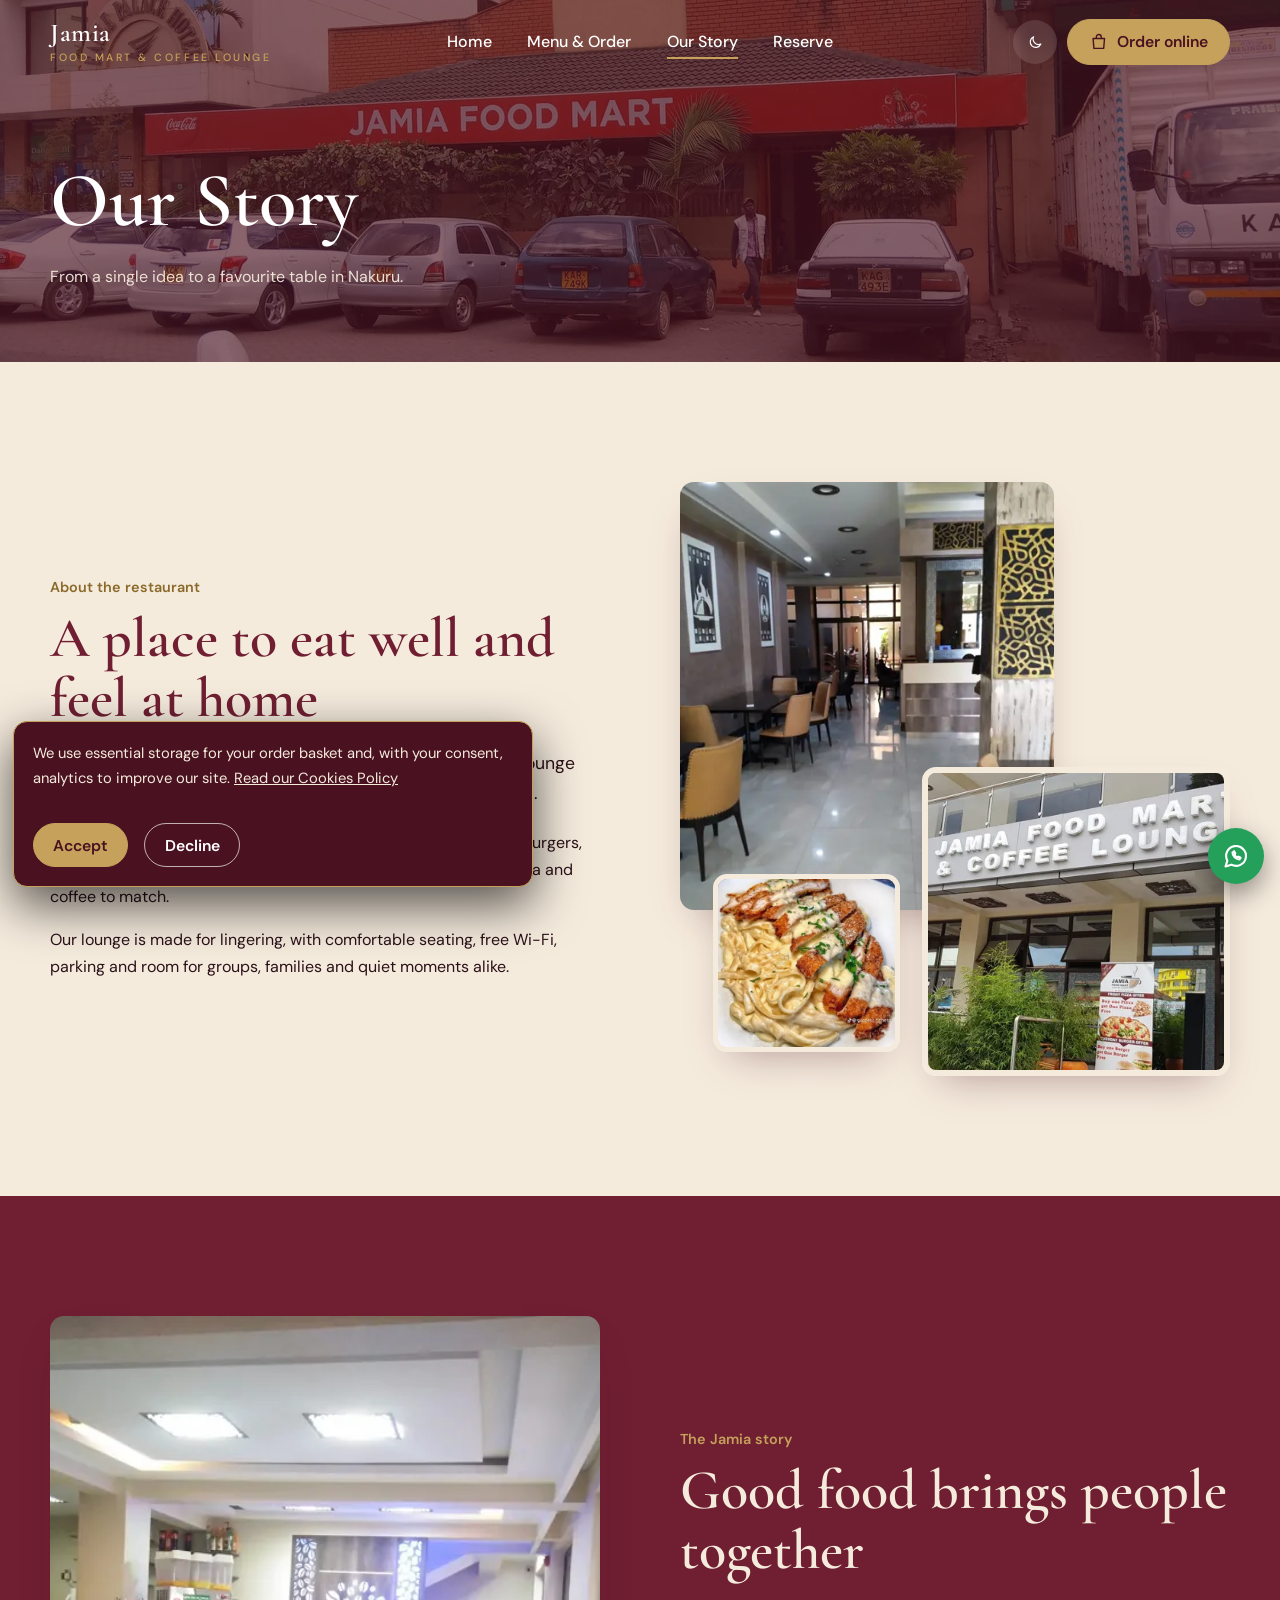
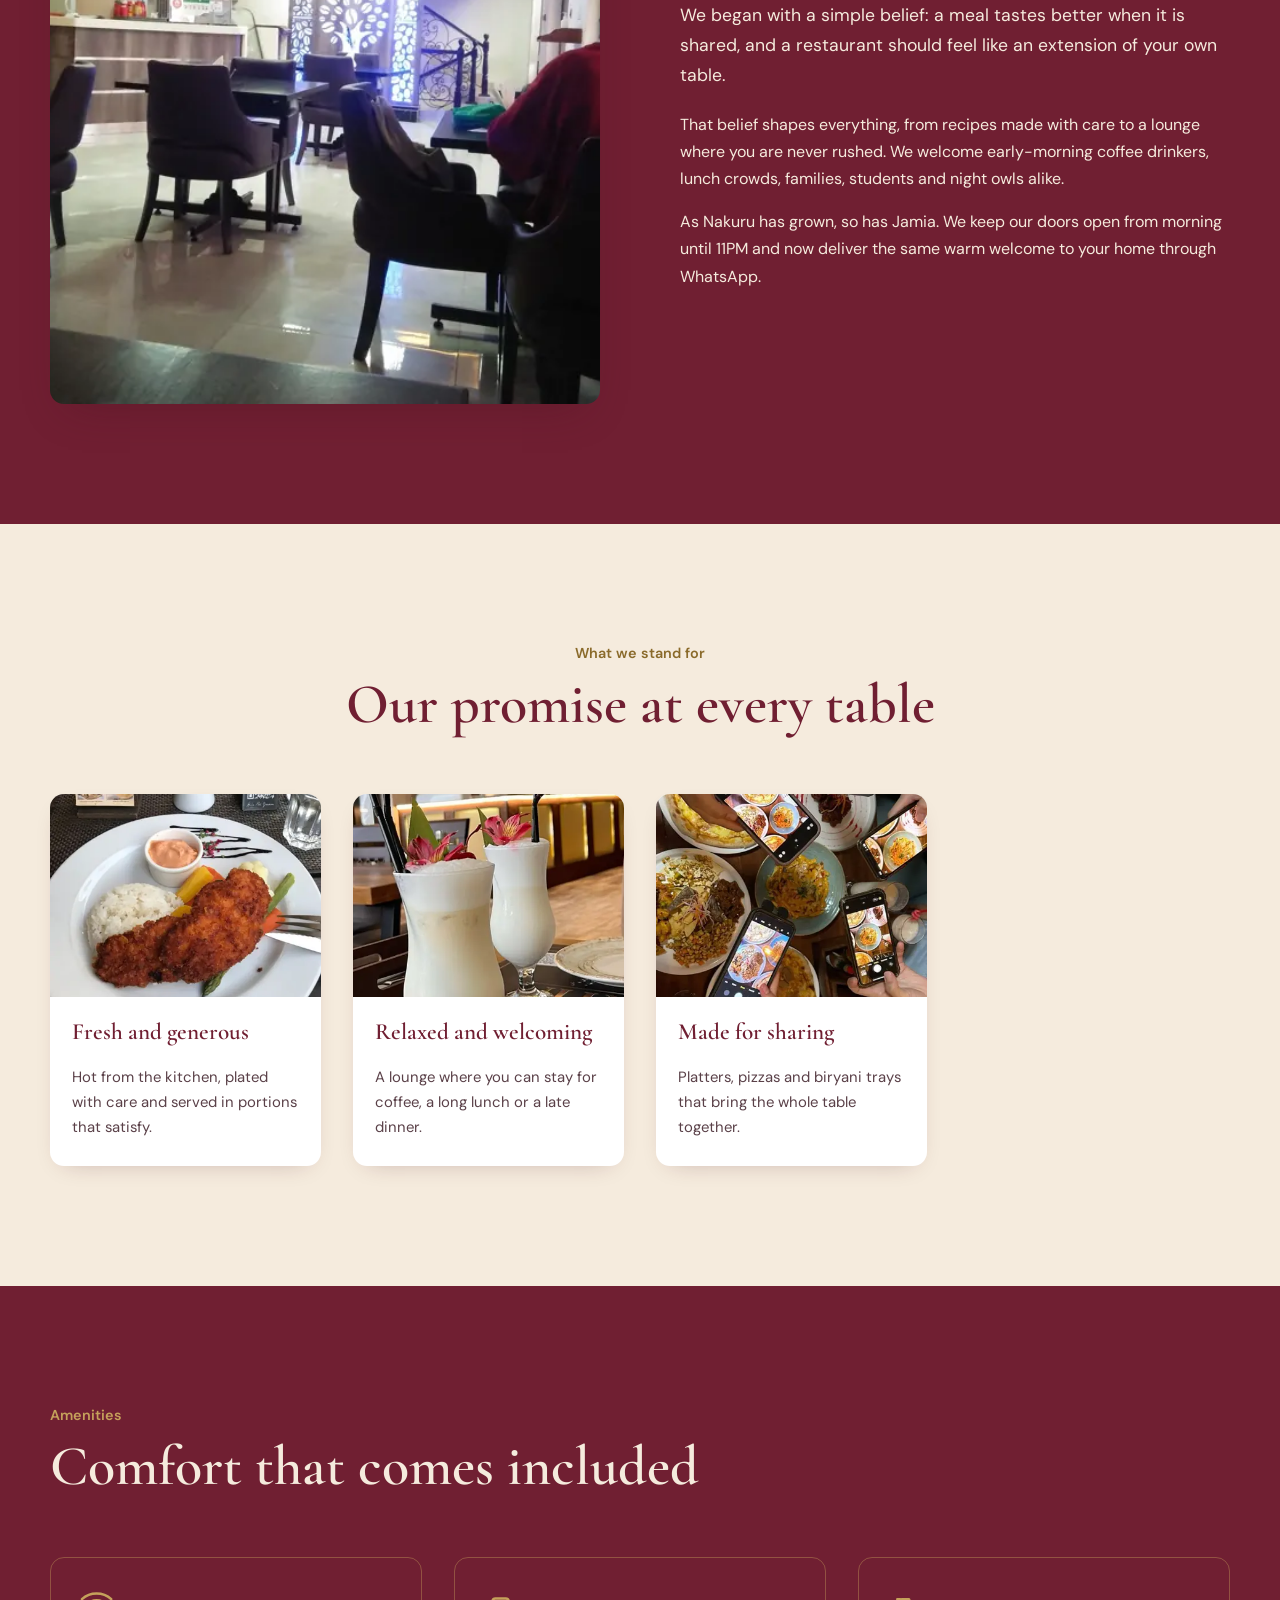
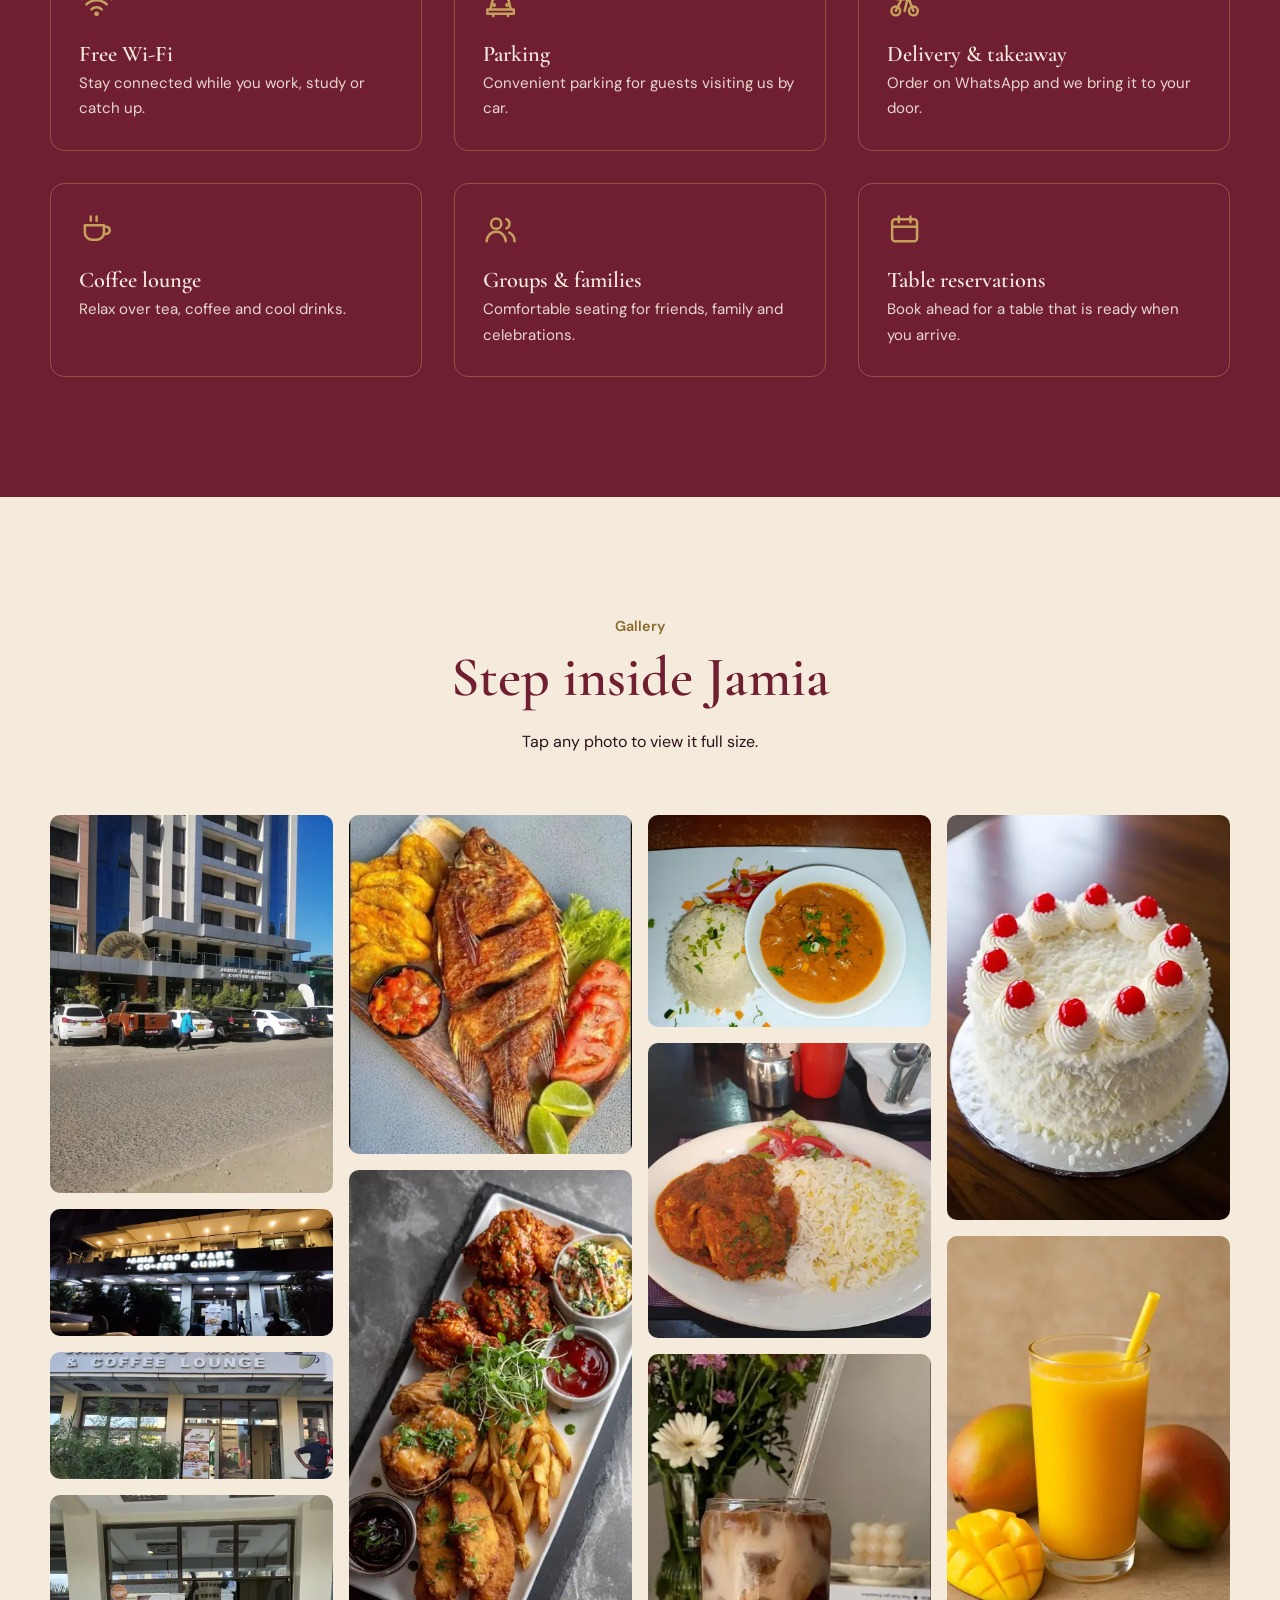
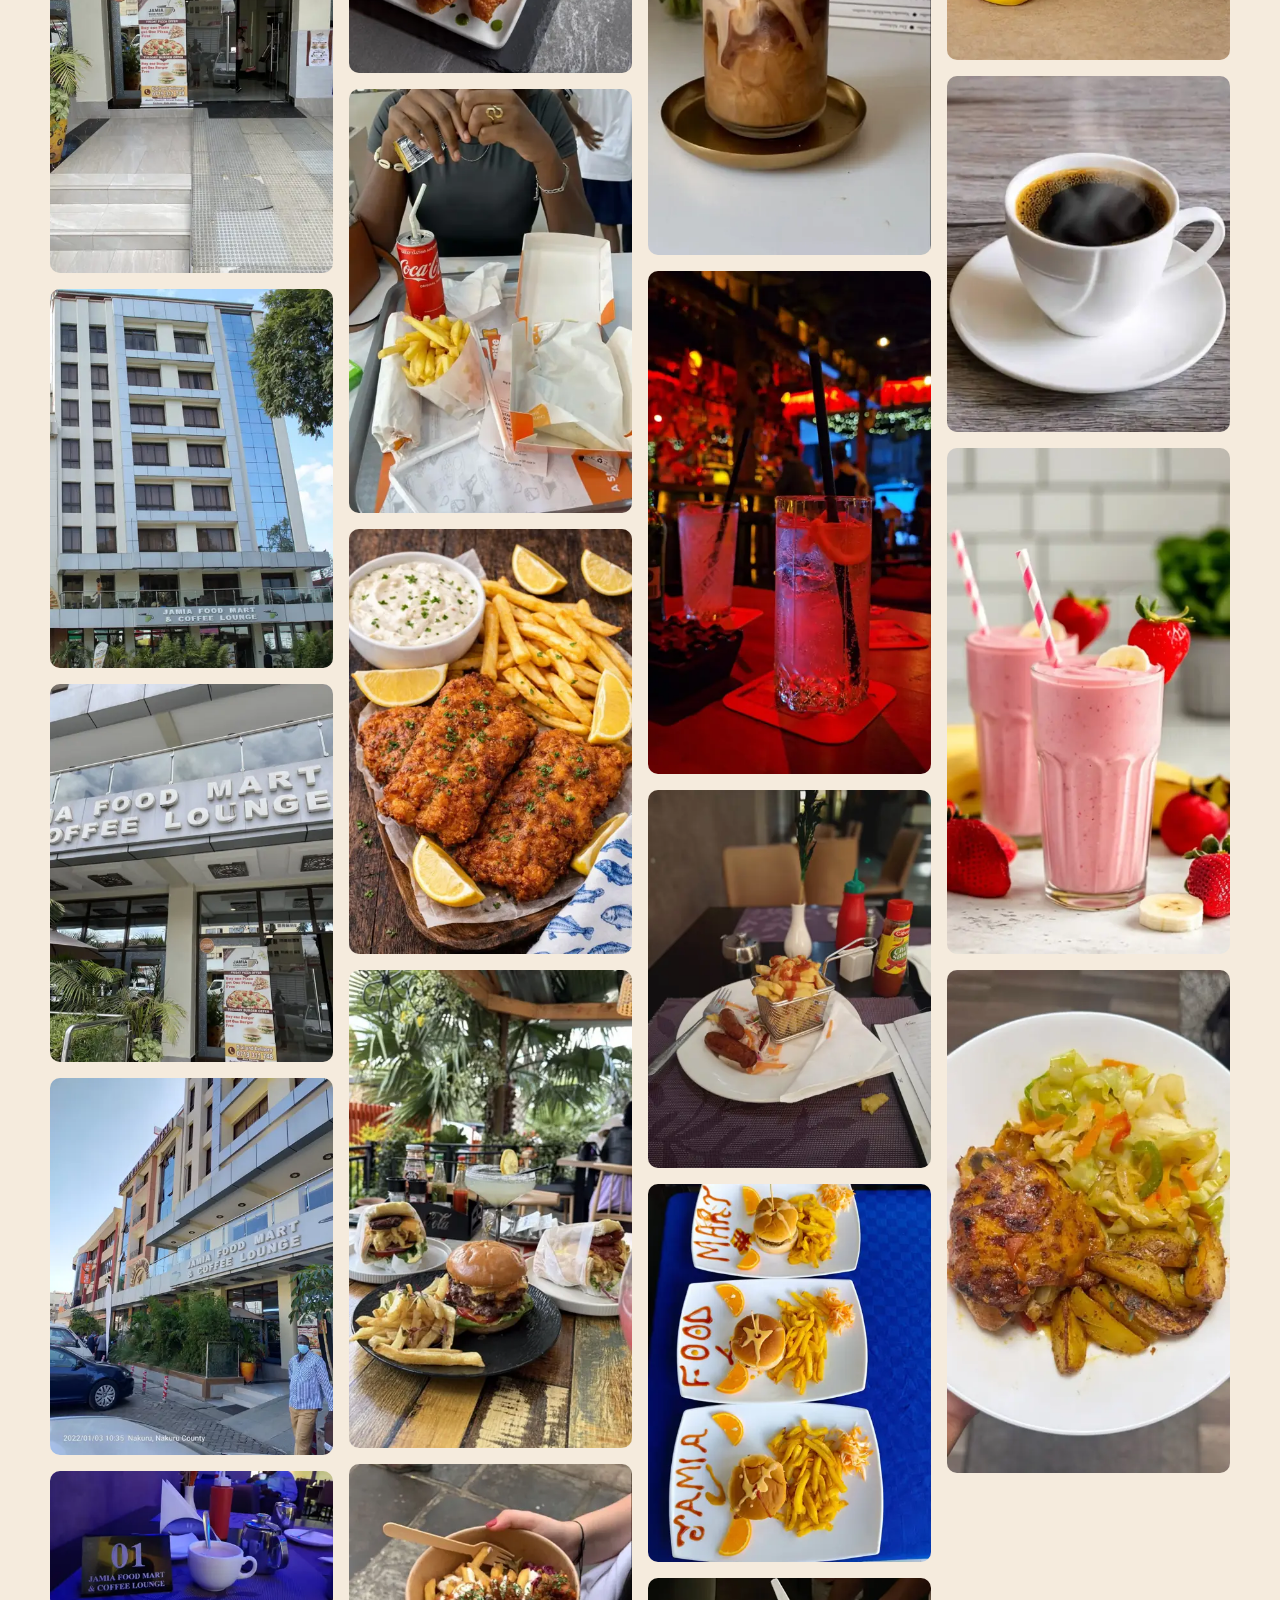
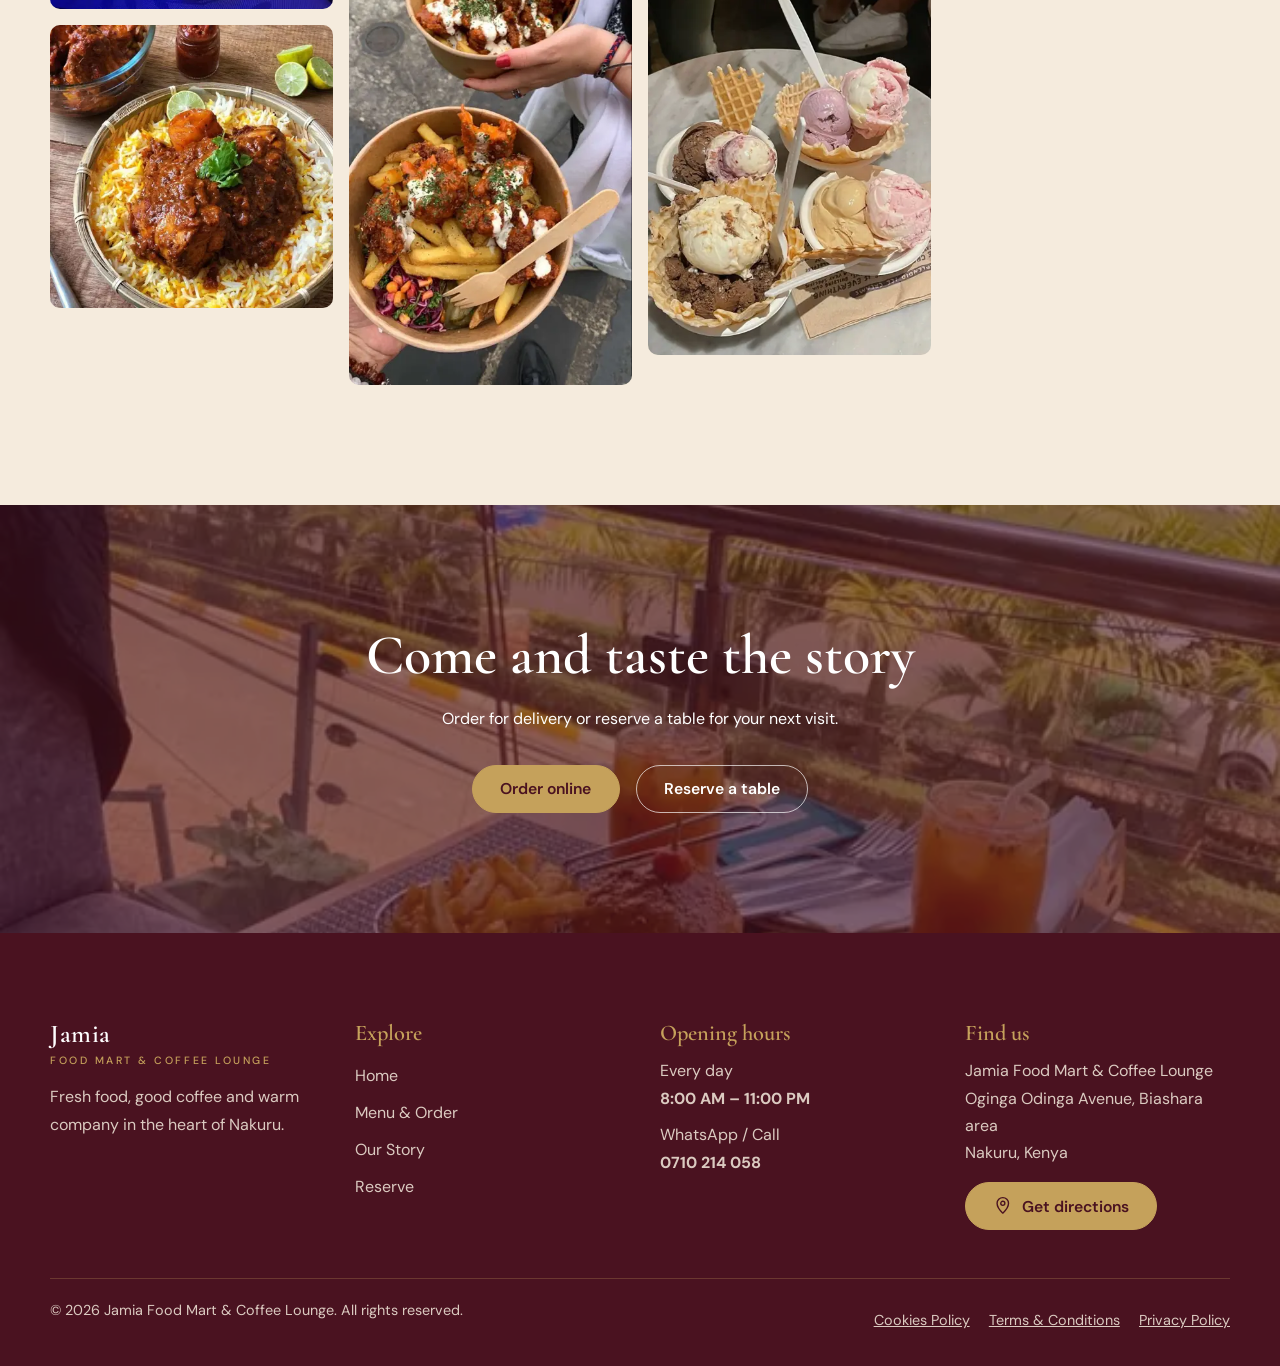
<file: about.html>
<!DOCTYPE html><html lang="en"><head><meta charset="utf-8"><meta name="viewport" content="width=device-width,initial-scale=1"><title>Our Story & Gallery | Jamia Food Mart & Coffee Lounge Nakuru</title><meta name="description" content="Learn the story behind Jamia Food Mart & Coffee Lounge in Nakuru, explore our amenities including free Wi-Fi and parking, and browse photos of our restaurant and dishes.">
<link rel="canonical" href="https://www.example.com/about.html"><meta name="theme-color" content="#701F32"><meta property="og:type" content="restaurant"><meta property="og:title" content="Our Story & Gallery | Jamia Food Mart & Coffee Lounge Nakuru"><meta property="og:description" content="Learn the story behind Jamia Food Mart & Coffee Lounge in Nakuru, explore our amenities including free Wi-Fi and parking, and browse photos of our restaurant and dishes."><meta property="og:image" content="https://www.example.com/images/set2/j58.webp"><meta property="og:url" content="https://www.example.com/about.html"><meta name="twitter:card" content="summary_large_image">
<link rel="preload" href="fonts/cormorant-garamond-latin-600-normal.woff2" as="font" type="font/woff2" crossorigin><link rel="preload" href="fonts/dm-sans-latin-400-normal.woff2" as="font" type="font/woff2" crossorigin><link rel="stylesheet" href="css/style.css"><script>try{if(JSON.parse(localStorage.getItem('jm-th'))==='evening')document.documentElement.dataset.theme='evening'}catch(e){}</script>
<script type="application/ld+json">{"@context":"https://schema.org","@type":"Restaurant","name":"Jamia Food Mart & Coffee Lounge","image":"https://www.example.com/images/set2/j58.webp","telephone":"+254710214058","servesCuisine":["Burgers","Pizza","Pasta","Biryani","Coffee"],"hasMenu":"https://www.example.com/menu.html","address":{"@type":"PostalAddress","streetAddress":"Oginga Odinga Avenue, Biashara area","addressLocality":"Nakuru","addressCountry":"KE"},"openingHoursSpecification":{"@type":"OpeningHoursSpecification","dayOfWeek":["Monday","Tuesday","Wednesday","Thursday","Friday","Saturday","Sunday"],"opens":"08:00","closes":"23:00"}}</script></head><body>
<header class="hd"><div class="wrap"><a class="logo" href="index.html">Jamia<small>FOOD MART &amp; COFFEE LOUNGE</small></a>
<nav class="nav" id="nav" aria-label="Main"><button class="x" type="button" aria-label="Close menu">&times;</button><ul><li><a href="index.html">Home</a></li><li><a href="menu.html">Menu & Order</a></li><li><a href="about.html" aria-current="page">Our Story</a></li><li><a href="reserve.html">Reserve</a></li></ul></nav>
<div class="hr"><button class="tg" type="button" aria-pressed="false" aria-label="Switch to evening look"><svg class="ic" viewBox="0 0 24 24" aria-hidden="true"><path d="M20 14.5A8 8 0 0 1 9.5 4a8 8 0 1 0 10.5 10.5z"/></svg></button><a class="btn" href="menu.html"><svg class="ic" viewBox="0 0 24 24" aria-hidden="true"><path d="M5 8h14l-1 12H6zM9 8V6a3 3 0 0 1 6 0v2"/></svg> Order online</a><button class="burger" type="button" aria-label="Open menu" aria-expanded="false" aria-controls="nav"><svg class="ic" viewBox="0 0 24 24" aria-hidden="true"><path d="M4 7h16M4 12h16M4 17h16"/></svg></button></div></div></header><main><section class="ph" style="padding-bottom:4.5rem"><img src="images/set2/j58.webp" srcset="images/set2/j58-s.webp 800w, images/set2/j58-m.webp 1280w, images/set2/j58.webp 1920w" sizes="70vw" alt="" aria-hidden="true" width="1920" height="1080" fetchpriority="high"><div class="wrap"><h1>Our Story</h1><p>From a single idea to a favourite table in Nakuru.</p></div></section><section><div class="wrap split"><div class="rv"><span class="tag">About the restaurant</span><h2>A place to eat well and feel at home</h2><p class="lead">Jamia Food Mart &amp; Coffee Lounge is a restaurant, coffee lounge and food mart in Nakuru, open every day from 8AM to 11PM.</p><p>We cook the food people crave: spiced biryani and curries, juicy burgers, creamy pasta, pizza and grilled meats, with fresh juices, bubble tea and coffee to match.</p><p>Our lounge is made for lingering, with comfortable seating, free Wi-Fi, parking and room for groups, families and quiet moments alike.</p></div><div class="collage rv"><img src="images/set2/j47.webp" srcset="images/set2/j47-s.webp 440w, images/set2/j47.webp 600w" sizes="(min-width:1100px) 290px,(min-width:620px) 45vw,92vw" alt="Modern lounge with tiled floors" width="600" height="800" class="a" loading="lazy" decoding="async" data-zoom><img src="images/set2/j53.webp" srcset="images/set2/j53-s.webp 800w, images/set2/j53-m.webp 1280w, images/set2/j53.webp 1920w" sizes="(min-width:1100px) 290px,(min-width:620px) 45vw,92vw" alt="Jamia entrance and signage" width="1920" height="933" class="b" loading="lazy" decoding="async" data-zoom><img src="images/set3/j8.webp" srcset="images/set3/j8-s.webp 440w, images/set3/j8.webp 599w" sizes="(min-width:1100px) 290px,(min-width:620px) 45vw,92vw" alt="Creamy chicken alfredo" width="599" height="800" class="c" loading="lazy" decoding="async" data-zoom></div></div></section>
<section class="dark"><div class="wrap split flip"><div class="rv"><span class="tag">The Jamia story</span><h2>Good food brings people together</h2><p class="lead">We began with a simple belief: a meal tastes better when it is shared, and a restaurant should feel like an extension of your own table.</p><p>That belief shapes everything, from recipes made with care to a lounge where you are never rushed. We welcome early-morning coffee drinkers, lunch crowds, families, students and night owls alike.</p><p>As Nakuru has grown, so has Jamia. We keep our doors open from morning until 11PM and now deliver the same warm welcome to your home through WhatsApp.</p></div><div class="fig rv"><img src="images/set2/j56.webp" srcset="images/set2/j56-s.webp 800w, images/set2/j56-m.webp 1280w, images/set2/j56.webp 1920w" sizes="(min-width:1100px) 290px,(min-width:620px) 45vw,92vw" alt="Bright seating area with tables and chairs" width="1920" height="1440" loading="lazy" decoding="async" data-zoom></div></div></section>
<section><div class="wrap"><div class="head c rv"><span class="tag">What we stand for</span><h2>Our promise at every table</h2></div><div class="cards"><div class="card rv"><div class="im"><img src="images/set3/j9.webp" srcset="images/set3/j9-s.webp 440w, images/set3/j9.webp 600w" sizes="(min-width:1100px) 290px,(min-width:620px) 45vw,92vw" alt="Golden crumbed chicken escalope with rice" width="600" height="800" loading="lazy" decoding="async" data-zoom></div><div class="bd"><h3>Fresh and generous</h3><p>Hot from the kitchen, plated with care and served in portions that satisfy.</p></div></div><div class="card rv"><div class="im"><img src="images/set3/j69.webp" srcset="images/set3/j69-s.webp 440w, images/set3/j69.webp 450w" sizes="(min-width:1100px) 290px,(min-width:620px) 45vw,92vw" alt="Tropical coconut drinks at the counter" width="450" height="800" loading="lazy" decoding="async" data-zoom></div><div class="bd"><h3>Relaxed and welcoming</h3><p>A lounge where you can stay for coffee, a long lunch or a late dinner.</p></div></div><div class="card rv"><div class="im"><img src="images/set3/j65.webp" srcset="images/set3/j65-s.webp 440w, images/set3/j65.webp 600w" sizes="(min-width:1100px) 290px,(min-width:620px) 45vw,92vw" alt="Friends sharing a feast at a wooden table" width="600" height="800" loading="lazy" decoding="async" data-zoom></div><div class="bd"><h3>Made for sharing</h3><p>Platters, pizzas and biryani trays that bring the whole table together.</p></div></div></div></div></section>
<section class="dark"><div class="wrap"><div class="head rv"><span class="tag">Amenities</span><h2>Comfort that comes included</h2></div><div class="feat"><div class="rv"><svg class="ic" viewBox="0 0 24 24" aria-hidden="true"><path d="M2 9a15 15 0 0 1 20 0M5 12.5a10 10 0 0 1 14 0M8.5 16a5 5 0 0 1 7 0"/><circle cx="12" cy="19" r=".8"/></svg><h3>Free Wi-Fi</h3><p>Stay connected while you work, study or catch up.</p></div><div class="rv"><svg class="ic" viewBox="0 0 24 24" aria-hidden="true"><path d="M5 16l1.5-6A2 2 0 0 1 8.4 8.5h7.2a2 2 0 0 1 1.9 1.5L19 16M3 16h18v3H3zM7 19v1.5M17 19v1.5"/><circle cx="7.5" cy="13" r=".6"/><circle cx="16.5" cy="13" r=".6"/></svg><h3>Parking</h3><p>Convenient parking for guests visiting us by car.</p></div><div class="rv"><svg class="ic" viewBox="0 0 24 24" aria-hidden="true"><circle cx="6" cy="17" r="3"/><circle cx="18" cy="17" r="3"/><path d="M6 17l4-8h5l3 8M9 9H7M14 9l-2 8"/></svg><h3>Delivery &amp; takeaway</h3><p>Order on WhatsApp and we bring it to your door.</p></div><div class="rv"><svg class="ic" viewBox="0 0 24 24" aria-hidden="true"><path d="M4 9h13v5a5 5 0 0 1-5 5H9a5 5 0 0 1-5-5zM17 10h1.5a2.5 2.5 0 0 1 0 5H17M8 3v3M12 3v3"/></svg><h3>Coffee lounge</h3><p>Relax over tea, coffee and cool drinks.</p></div><div class="rv"><svg class="ic" viewBox="0 0 24 24" aria-hidden="true"><circle cx="9" cy="8" r="3.5"/><path d="M2.5 20a6.5 6.5 0 0 1 13 0M16 4.8a3.5 3.5 0 0 1 0 6.4M18 14a6.5 6.5 0 0 1 3.5 6"/></svg><h3>Groups &amp; families</h3><p>Comfortable seating for friends, family and celebrations.</p></div><div class="rv"><svg class="ic" viewBox="0 0 24 24" aria-hidden="true"><rect x="3.5" y="5" width="17" height="15" rx="2"/><path d="M3.5 10h17M8 3v4M16 3v4"/></svg><h3>Table reservations</h3><p>Book ahead for a table that is ready when you arrive.</p></div></div></div></section>
<section id="gallery"><div class="wrap"><div class="head c rv"><span class="tag">Gallery</span><h2>Step inside Jamia</h2><p>Tap any photo to view it full size.</p></div><div class="gal"><img src="images/set1/j38.webp" srcset="images/set1/j38-s.webp 440w, images/set1/j38.webp 600w" sizes="(min-width:1100px) 290px,(min-width:620px) 45vw,92vw" alt="Jamia building seen from the street" width="600" height="800" class="rv" loading="lazy" decoding="async" data-zoom><img src="images/set2/j44.webp" srcset="images/set2/j44-s.webp 800w, images/set2/j44-m.webp 1280w, images/set2/j44.webp 1920w" sizes="(min-width:1100px) 290px,(min-width:620px) 45vw,92vw" alt="Illuminated Jamia signage at night" width="1920" height="864" class="rv" loading="lazy" decoding="async" data-zoom><img src="images/set2/j63.webp" srcset="images/set2/j63-s.webp 440w, images/set2/j63.webp 800w" sizes="(min-width:1100px) 290px,(min-width:620px) 45vw,92vw" alt="Coffee Lounge signboard above glass doors" width="800" height="360" class="rv" loading="lazy" decoding="async" data-zoom><img src="images/set2/j54.webp" srcset="images/set2/j54-s.webp 440w, images/set2/j54.webp 600w" sizes="(min-width:1100px) 290px,(min-width:620px) 45vw,92vw" alt="Entrance doors with menu banner" width="600" height="800" class="rv" loading="lazy" decoding="async" data-zoom><img src="images/set2/j59.webp" srcset="images/set2/j59-s.webp 440w, images/set2/j59.webp 597w" sizes="(min-width:1100px) 290px,(min-width:620px) 45vw,92vw" alt="Tall glass-fronted building housing Jamia" width="597" height="800" class="rv" loading="lazy" decoding="async" data-zoom><img src="images/set2/j62.webp" srcset="images/set2/j62-s.webp 440w, images/set2/j62.webp 600w" sizes="(min-width:1100px) 290px,(min-width:620px) 45vw,92vw" alt="Close-up of the Jamia Food Mart sign" width="600" height="800" class="rv" loading="lazy" decoding="async" data-zoom><img src="images/set2/j51.webp" srcset="images/set2/j51-s.webp 440w, images/set2/j51.webp 600w" sizes="(min-width:1100px) 290px,(min-width:620px) 45vw,92vw" alt="Jamia frontage with greenery" width="600" height="800" class="rv" loading="lazy" decoding="async" data-zoom><img src="images/set2/j39.webp" srcset="images/set2/j39-s.webp 440w, images/set2/j39.webp 800w" sizes="(min-width:1100px) 290px,(min-width:620px) 45vw,92vw" alt="Tea set on table number one" width="800" height="389" class="rv" loading="lazy" decoding="async" data-zoom><img src="images/set1/j33.webp" srcset="images/set1/j33-s.webp 440w, images/set1/j33.webp 640w" sizes="(min-width:1100px) 290px,(min-width:620px) 45vw,92vw" alt="Chicken biryani on a woven tray" width="640" height="640" class="rv" loading="lazy" decoding="async" data-zoom><img src="images/set1/j14.webp" srcset="images/set1/j14-s.webp 440w, images/set1/j14.webp 668w" sizes="(min-width:1100px) 290px,(min-width:620px) 45vw,92vw" alt="Crispy whole fried tilapia with plantain" width="668" height="800" class="rv" loading="lazy" decoding="async" data-zoom><img src="images/set1/j18.webp" srcset="images/set1/j18-s.webp 440w, images/set1/j18.webp 450w" sizes="(min-width:1100px) 290px,(min-width:620px) 45vw,92vw" alt="Fried chicken and sides on a slate board" width="450" height="800" class="rv" loading="lazy" decoding="async" data-zoom><img src="images/set3/j64.webp" srcset="images/set3/j64-s.webp 440w, images/set3/j64.webp 533w" sizes="(min-width:1100px) 290px,(min-width:620px) 45vw,92vw" alt="Takeaway burger, fries and a cold drink" width="533" height="800" class="rv" loading="lazy" decoding="async" data-zoom><img src="images/set1/j24.webp" srcset="images/set1/j24-s.webp 440w, images/set1/j24.webp 533w" sizes="(min-width:1100px) 290px,(min-width:620px) 45vw,92vw" alt="Crumbed fillets with lemon and fries" width="533" height="800" class="rv" loading="lazy" decoding="async" data-zoom><img src="images/set2/j4.webp" srcset="images/set2/j4-s.webp 440w, images/set2/j4.webp 473w" sizes="(min-width:1100px) 290px,(min-width:620px) 45vw,92vw" alt="Burger and fries on a leafy terrace table" width="473" height="800" class="rv" loading="lazy" decoding="async" data-zoom><img src="images/set2/j6.webp" alt="Loaded fries in a paper bowl" width="435" height="800" class="rv" loading="lazy" decoding="async" data-zoom><img src="images/set2/j48.webp" srcset="images/set2/j48-s.webp 440w, images/set2/j48.webp 800w" sizes="(min-width:1100px) 290px,(min-width:620px) 45vw,92vw" alt="Butter chicken with rice" width="800" height="600" class="rv" loading="lazy" decoding="async" data-zoom><img src="images/set2/j61.webp" srcset="images/set2/j61-s.webp 440w, images/set2/j61.webp 768w" sizes="(min-width:1100px) 290px,(min-width:620px) 45vw,92vw" alt="Tikka masala with yellow and white rice" width="768" height="800" class="rv" loading="lazy" decoding="async" data-zoom><img src="images/set3/j70.webp" srcset="images/set3/j70-s.webp 440w, images/set3/j70.webp 451w" sizes="(min-width:1100px) 290px,(min-width:620px) 45vw,92vw" alt="Iced latte on a brass tray" width="451" height="800" class="rv" loading="lazy" decoding="async" data-zoom><img src="images/set3/j71.webp" srcset="images/set3/j71-s.webp 440w, images/set3/j71.webp 450w" sizes="(min-width:1100px) 290px,(min-width:620px) 45vw,92vw" alt="Red-lit berry sparklers" width="450" height="800" class="rv" loading="lazy" decoding="async" data-zoom><img src="images/set2/j43.webp" srcset="images/set2/j43-s.webp 440w, images/set2/j43.webp 600w" sizes="(min-width:1100px) 290px,(min-width:620px) 45vw,92vw" alt="Sausages and fries at a set table" width="600" height="800" class="rv" loading="lazy" decoding="async" data-zoom><img src="images/set2/j57.webp" srcset="images/set2/j57-s.webp 440w, images/set2/j57.webp 600w" sizes="(min-width:1100px) 290px,(min-width:620px) 45vw,92vw" alt="Kids mini burger plates" width="600" height="800" class="rv" loading="lazy" decoding="async" data-zoom><img src="images/set3/j73.webp" srcset="images/set3/j73-s.webp 440w, images/set3/j73.webp 600w" sizes="(min-width:1100px) 290px,(min-width:620px) 45vw,92vw" alt="Ice cream sundae platter" width="600" height="800" class="rv" loading="lazy" decoding="async" data-zoom><img src="images/set3/j84.webp" srcset="images/set3/j84-s.webp 440w, images/set3/j84.webp 560w" sizes="(min-width:1100px) 290px,(min-width:620px) 45vw,92vw" alt="Coconut cream cake with cherries" width="560" height="800" class="rv" loading="lazy" decoding="async" data-zoom><img src="images/set3/j81.webp" srcset="images/set3/j81-s.webp 440w, images/set3/j81.webp 533w" sizes="(min-width:1100px) 290px,(min-width:620px) 45vw,92vw" alt="Fresh mango juice" width="533" height="800" class="rv" loading="lazy" decoding="async" data-zoom><img src="images/set3/j80.webp" srcset="images/set3/j80-s.webp 440w, images/set3/j80.webp 635w" sizes="(min-width:1100px) 290px,(min-width:620px) 45vw,92vw" alt="Black coffee in a white cup" width="635" height="800" class="rv" loading="lazy" decoding="async" data-zoom><img src="images/set3/j76.webp" srcset="images/set3/j76-s.webp 440w, images/set3/j76.webp 448w" sizes="(min-width:1100px) 290px,(min-width:620px) 45vw,92vw" alt="Strawberry smoothies" width="448" height="800" class="rv" loading="lazy" decoding="async" data-zoom><img src="images/set3/j77.webp" srcset="images/set3/j77-s.webp 440w, images/set3/j77.webp 450w" sizes="(min-width:1100px) 290px,(min-width:620px) 45vw,92vw" alt="Spiced chicken with plantain and cabbage" width="450" height="800" class="rv" loading="lazy" decoding="async" data-zoom></div></div></section>
<section class="cta"><img src="images/set3/j66.webp" srcset="images/set3/j66-s.webp 440w, images/set3/j66.webp 600w" sizes="70vw" alt="" aria-hidden="true" width="600" height="800" loading="lazy" decoding="async"><div class="wrap"><h2 class="rv">Come and taste the story</h2><p class="rv">Order for delivery or reserve a table for your next visit.</p><div class="row rv"><a class="btn" href="menu.html">Order online</a><a class="btn ghost" href="reserve.html">Reserve a table</a></div></div></section></main><footer class="ft"><div class="wrap"><div class="g"><div><a class="logo" href="index.html">Jamia<small>FOOD MART &amp; COFFEE LOUNGE</small></a><p style="margin-top:1rem">Fresh food, good coffee and warm company in the heart of Nakuru.</p></div>
<div><h3>Explore</h3><ul><li><a href="index.html">Home</a></li><li><a href="menu.html">Menu & Order</a></li><li><a href="about.html">Our Story</a></li><li><a href="reserve.html">Reserve</a></li></ul></div><div><h3>Opening hours</h3><p>Every day<br><b>8:00 AM – 11:00 PM</b></p><p style="margin-top:.6rem">WhatsApp / Call<br><a href="https://wa.me/254710214058"><b>0710 214 058</b></a></p></div>
<div><h3>Find us</h3><p>Jamia Food Mart &amp; Coffee Lounge<br>Oginga Odinga Avenue, Biashara area<br>Nakuru, Kenya</p><p style="margin-top:1rem"><a class="btn" href="https://www.google.com/maps/dir/?api=1&destination=Jamia+Food+Mart+and+Coffee+Lounge+Nakuru" target="_blank" rel="noopener"><svg class="ic" viewBox="0 0 24 24" aria-hidden="true"><path d="M12 21s7-6.2 7-12a7 7 0 0 0-14 0c0 5.8 7 12 7 12z"/><circle cx="12" cy="9" r="2.5"/></svg> Get directions</a></p></div></div>
<div class="b"><span>&copy; 2026 Jamia Food Mart &amp; Coffee Lounge. All rights reserved.</span><div><button class="lk" data-modal="m-cookies">Cookies Policy</button><button class="lk" data-modal="m-terms">Terms &amp; Conditions</button><button class="lk" data-modal="m-privacy">Privacy Policy</button></div></div></div></footer>
<dialog class="modal" id="m-cookies" aria-label="Cookies Policy"><div class="in"><button class="x" data-close aria-label="Close" style="float:right">&times;</button><h2>Cookies Policy</h2><p>We use a small number of cookies and similar storage to keep our website working and, only if you accept, to understand how it is used.</p><h3>What we store</h3><p>Essential storage remembers your cookie choice and the items in your order basket on your device. Analytics cookies (optional) tell us which pages are visited so we can improve the site. They load only after you press Accept.</p><h3>Your choice</h3><p>You can decline analytics, or clear your browser storage at any time. Declining does not affect ordering or reservations.</p></div></dialog><dialog class="modal" id="m-terms" aria-label="Terms &amp; Conditions"><div class="in"><button class="x" data-close aria-label="Close" style="float:right">&times;</button><h2>Terms &amp; Conditions</h2><h3>Orders</h3><p>Orders and reservations are sent to us on WhatsApp and are confirmed only when we reply. Prices are confirmed on WhatsApp before an order is accepted and may change without notice. Menu photos are for illustration.</p><h3>Delivery</h3><p>Delivery fees depend on your area and are shown before you send your order. We may quote a different fee for distant locations. Please make sure your phone is reachable and your address is accurate.</p><h3>Reservations</h3><p>Please arrive within 15 minutes of your booking time. We may release a table after that. Contact us on WhatsApp to change or cancel.</p><h3>Payment and refunds</h3><p>Payment is made on delivery or at pickup unless we agree otherwise. If something is wrong with your order, tell us right away so we can put it right.</p></div></dialog><dialog class="modal" id="m-privacy" aria-label="Privacy Policy"><div class="in"><button class="x" data-close aria-label="Close" style="float:right">&times;</button><h2>Privacy Policy</h2><p>We respect your privacy and handle personal data in line with the Kenya Data Protection Act, 2019.</p><h3>What we collect</h3><p>When you order or reserve, you give your name, phone number, and for delivery your address. This information is sent to our WhatsApp number to prepare and deliver your order or hold your table.</p><h3>How we use it</h3><p>Only to fulfil your request and to contact you about it. We do not sell your data.</p><h3>Your rights</h3><p>You may ask us to access, correct or delete your information by messaging us on WhatsApp at 0710 214 058.</p></div></dialog><dialog id="lb" aria-label="Image viewer"><button class="x" data-close aria-label="Close">&times;</button><button class="lb-n p" aria-label="Previous">&#8249;</button><img alt="" src="[data-uri]"><button class="lb-n n" aria-label="Next">&#8250;</button></dialog>
<div class="ck" role="dialog" aria-label="Cookie notice"><p>We use essential storage for your order basket and, with your consent, analytics to improve our site. <button class="lk" data-modal="m-cookies" style="min-height:0;padding:0">Read our Cookies Policy</button></p><div class="row"><button class="btn" data-ck="yes">Accept</button><button class="btn ghost" data-ck="no">Decline</button></div></div>
<a class="wa" href="https://wa.me/254710214058" target="_blank" rel="noopener" aria-label="Chat on WhatsApp"><svg class="ic" viewBox="0 0 24 24" aria-hidden="true"><path d="M3 21l1.6-5A8.5 8.5 0 1 1 8 19.4z"/><path d="M9 9c0 3 3 6 6 6l1-1.5-2-1-1 .8c-1-.4-2-1.4-2.4-2.4l.8-1-1-2z"/></svg></a><script src="js/main.js" defer></script></body></html>
</file>
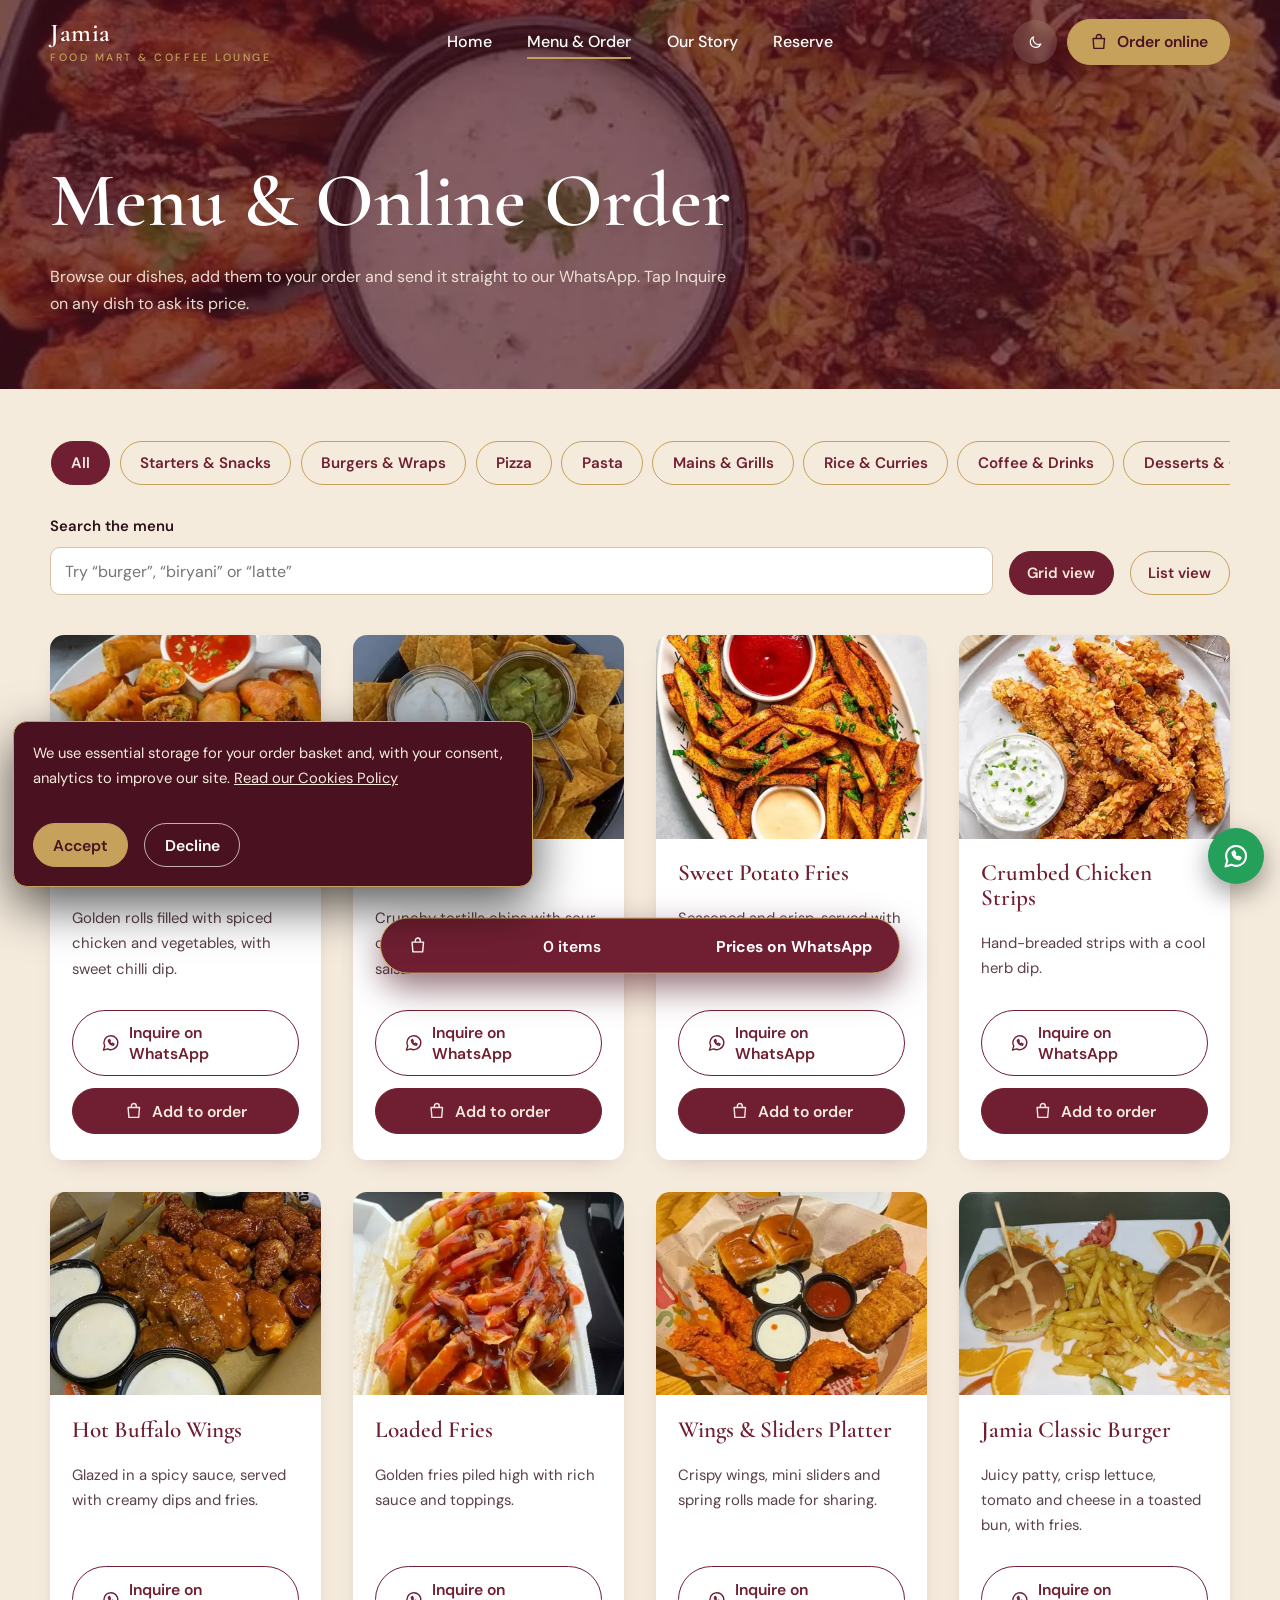
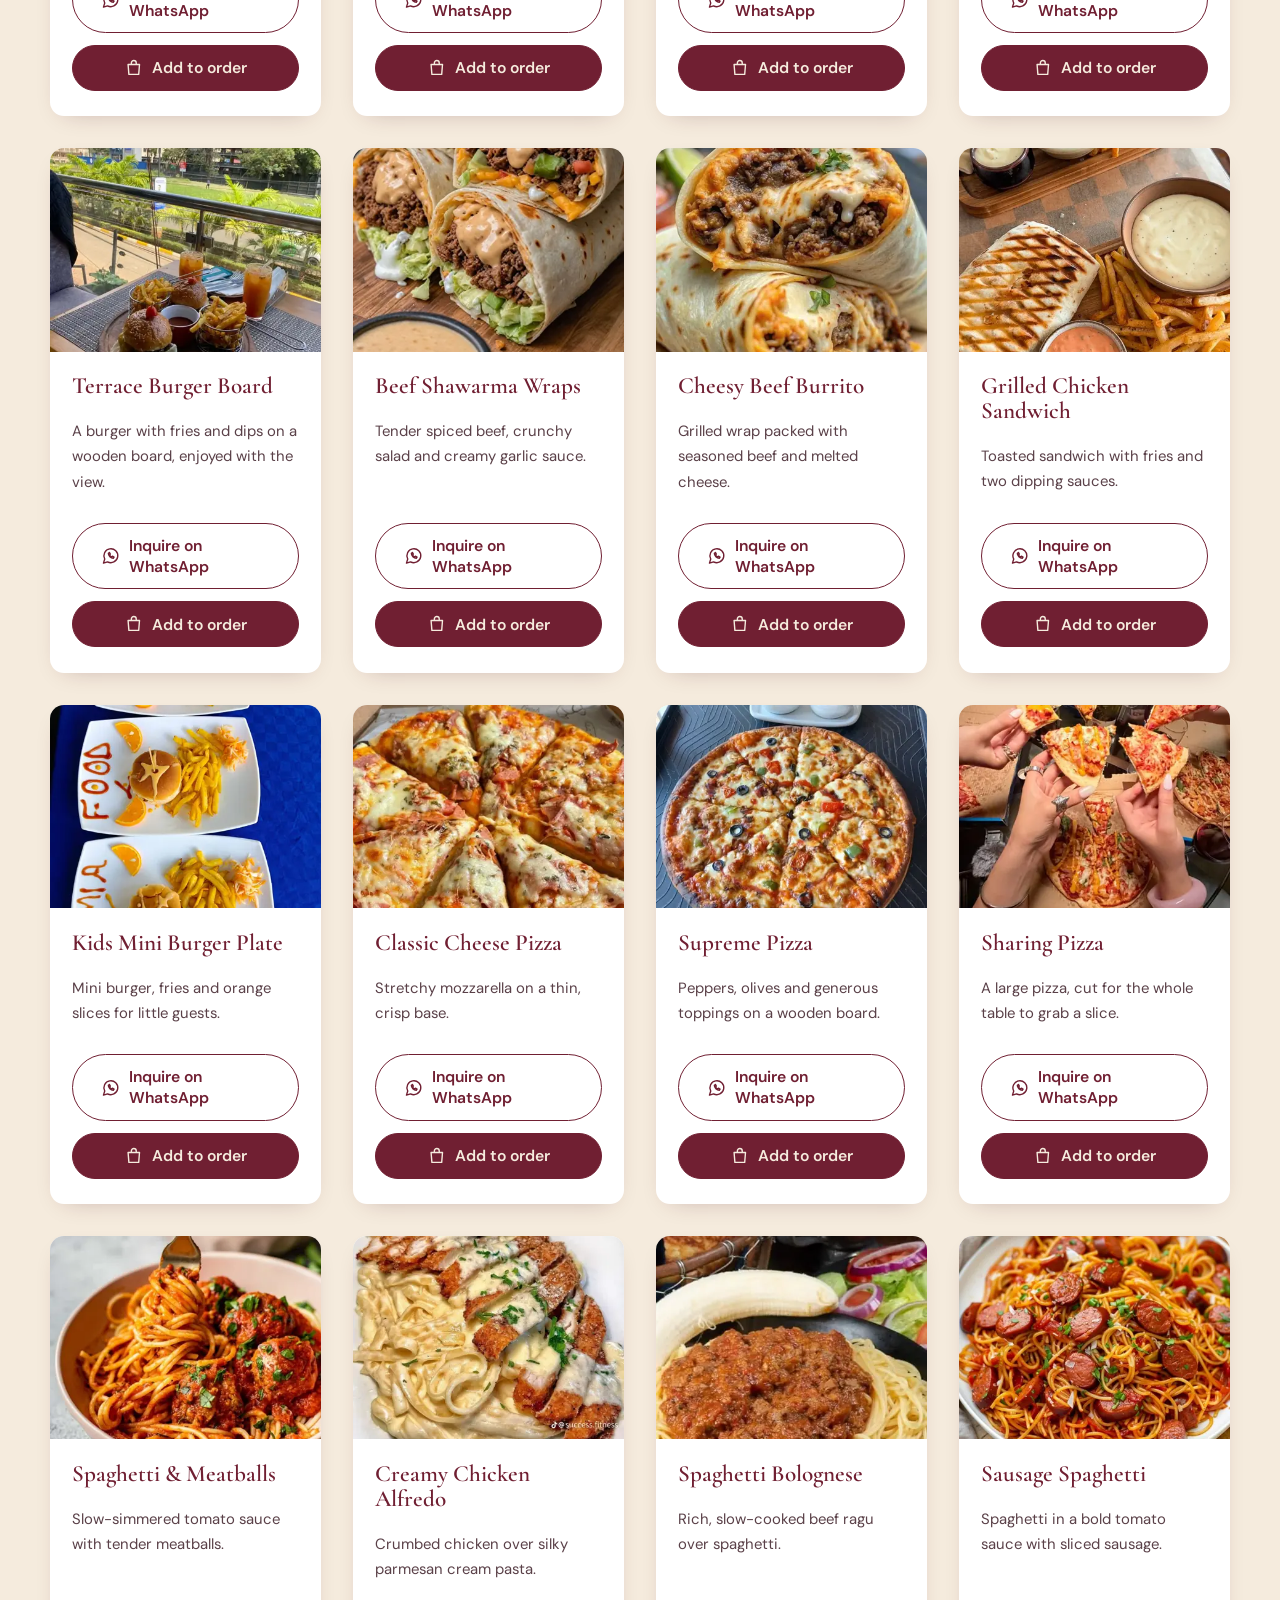
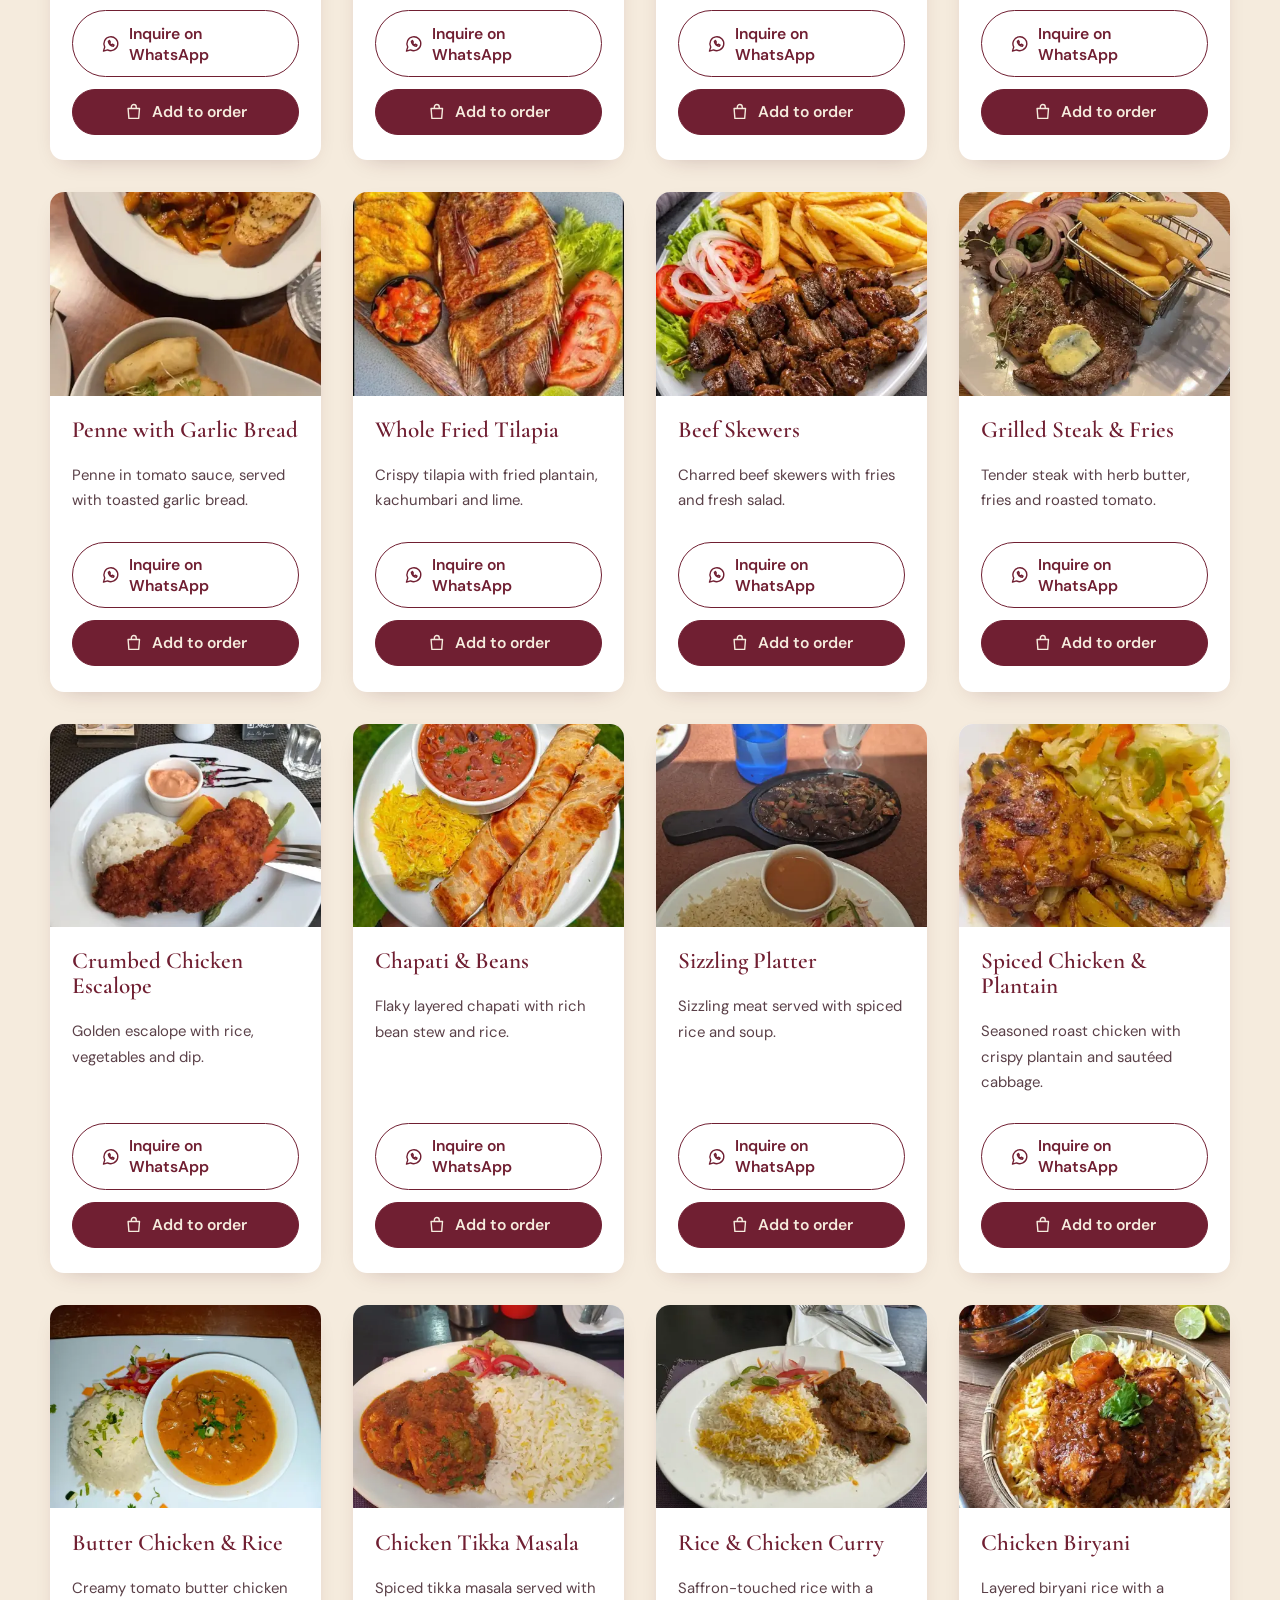
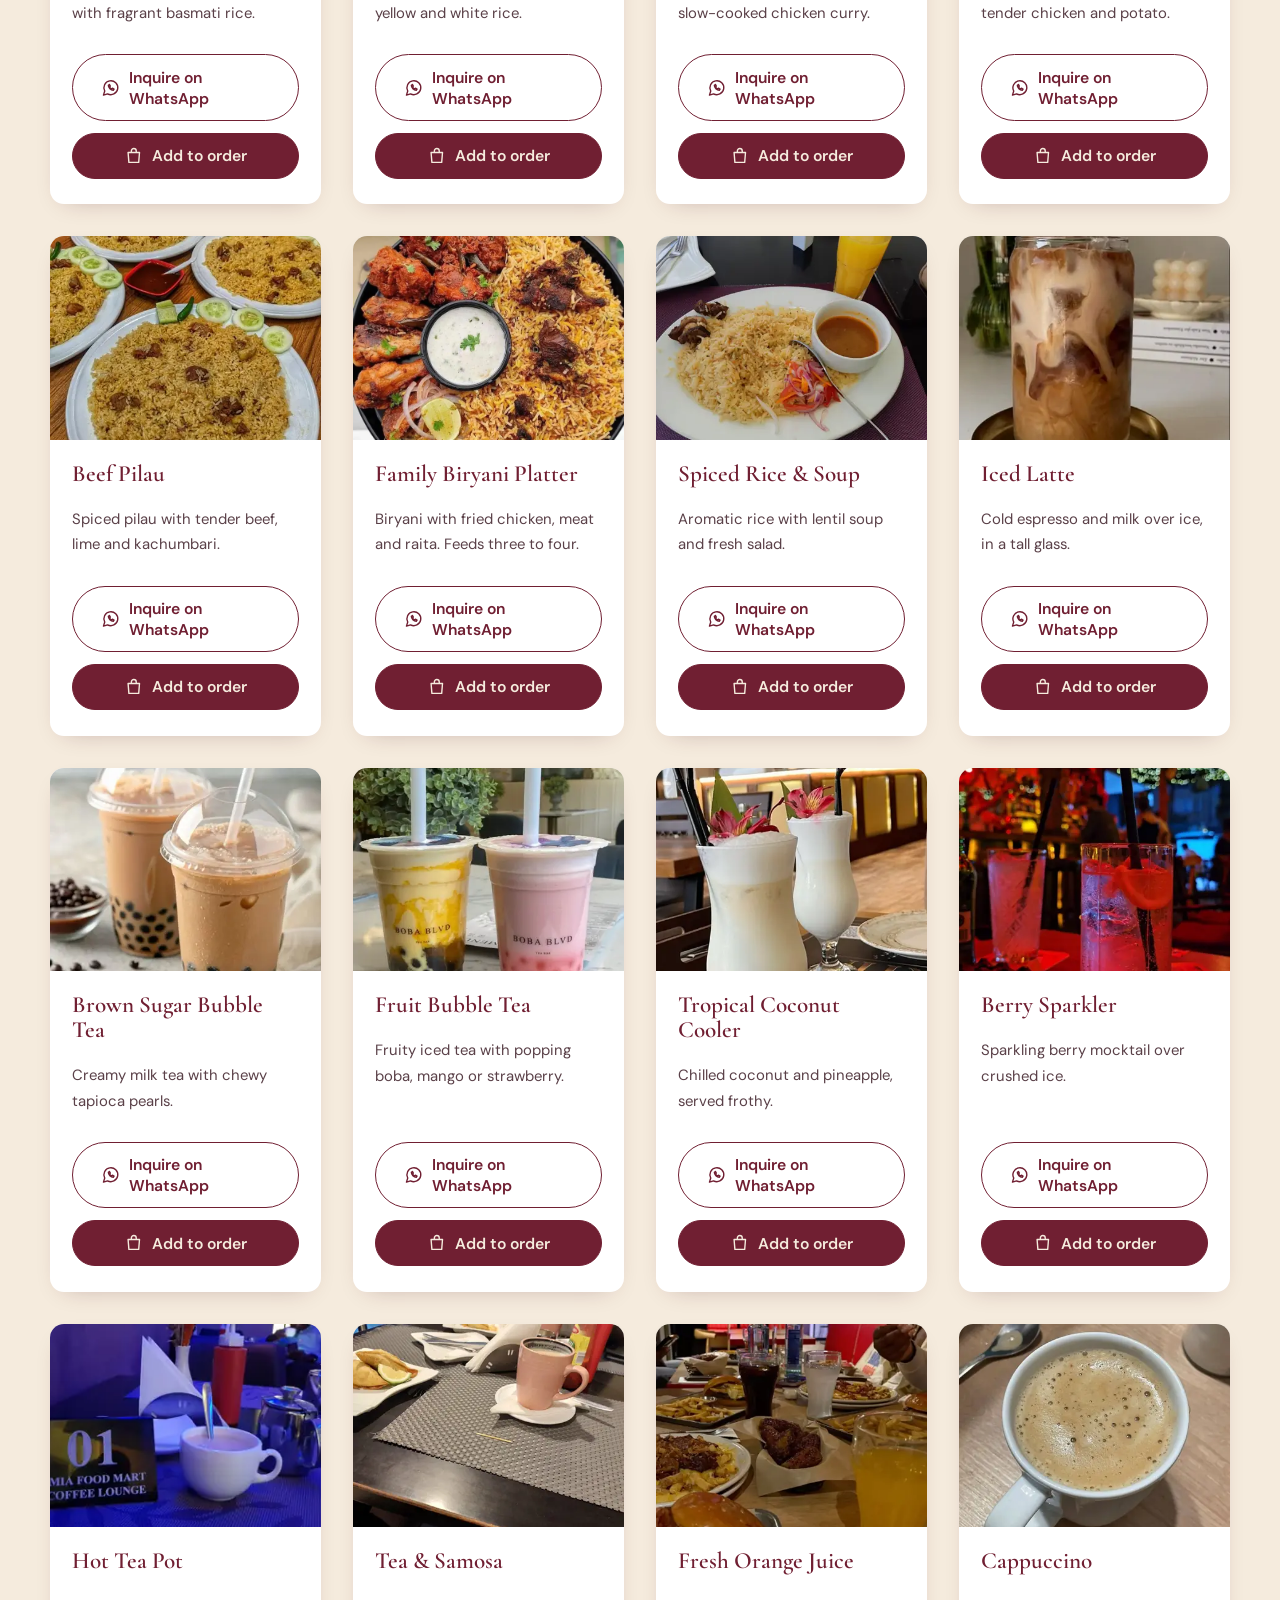
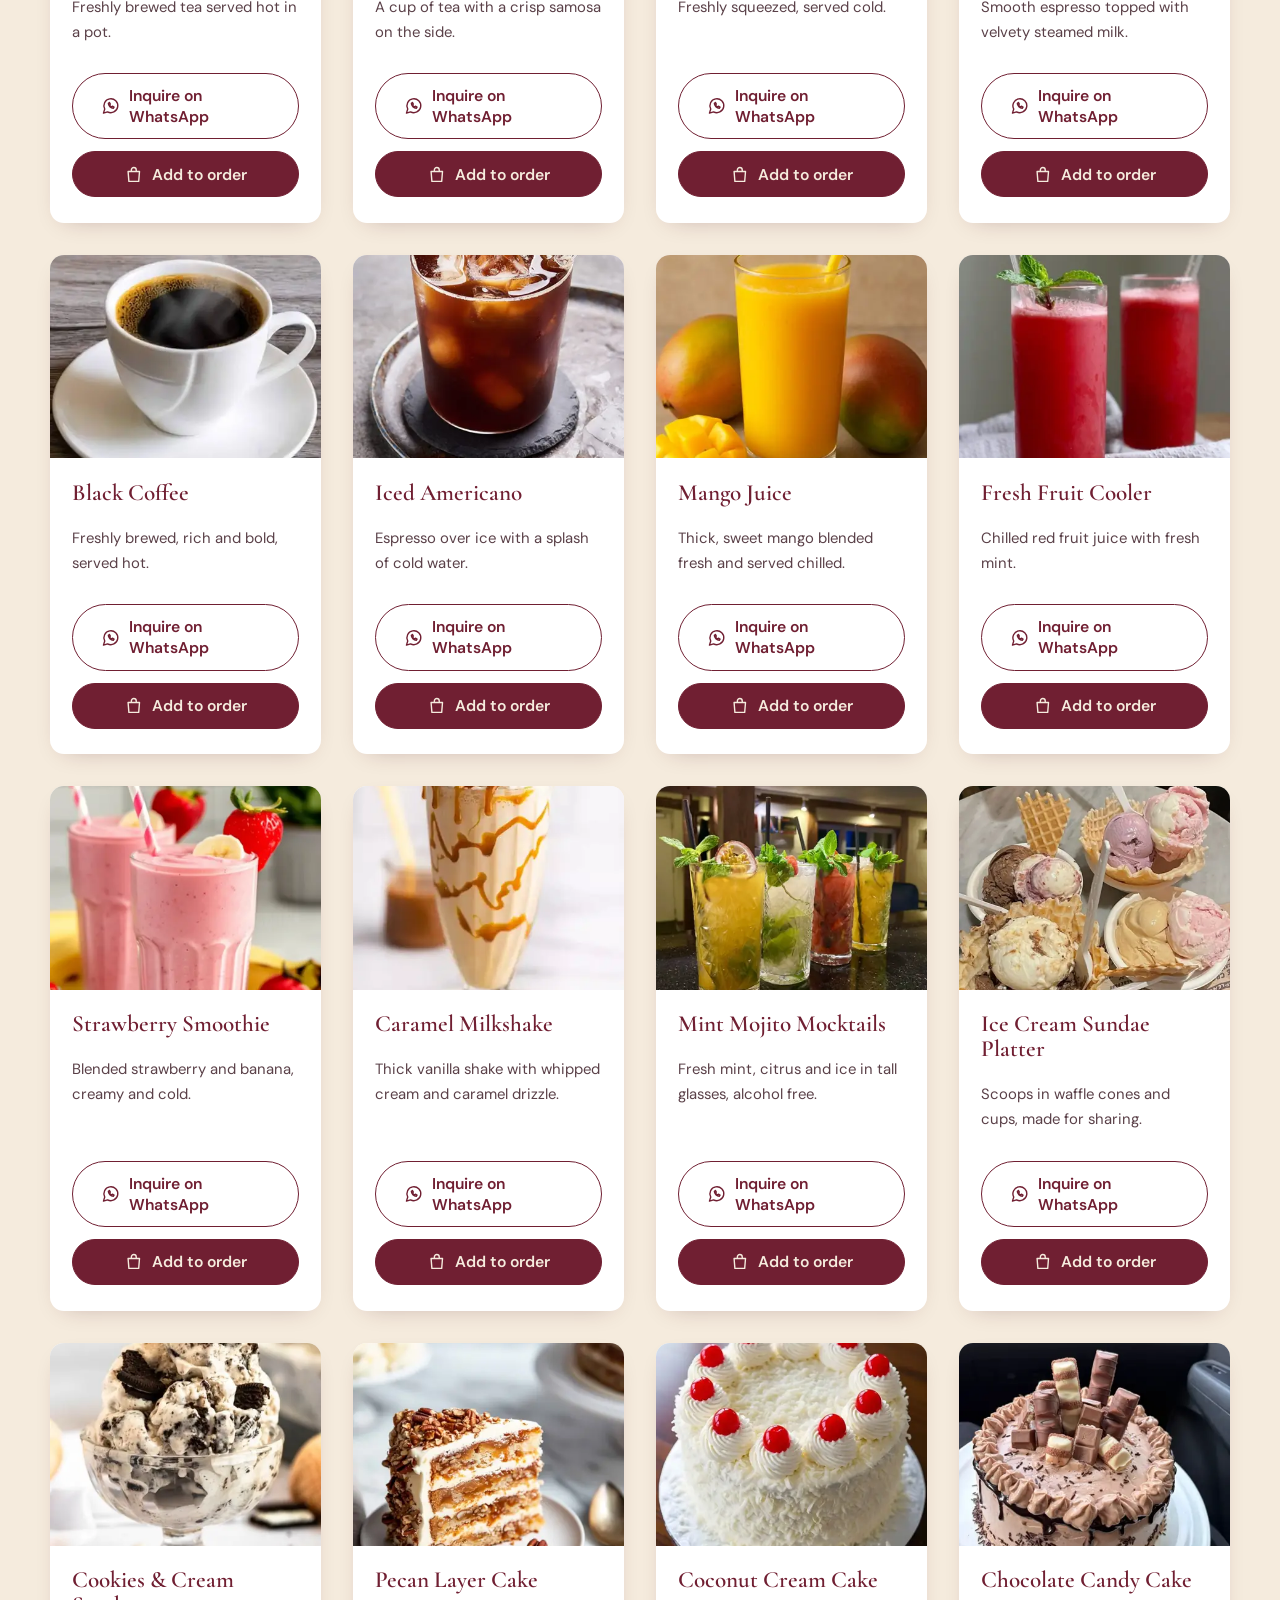
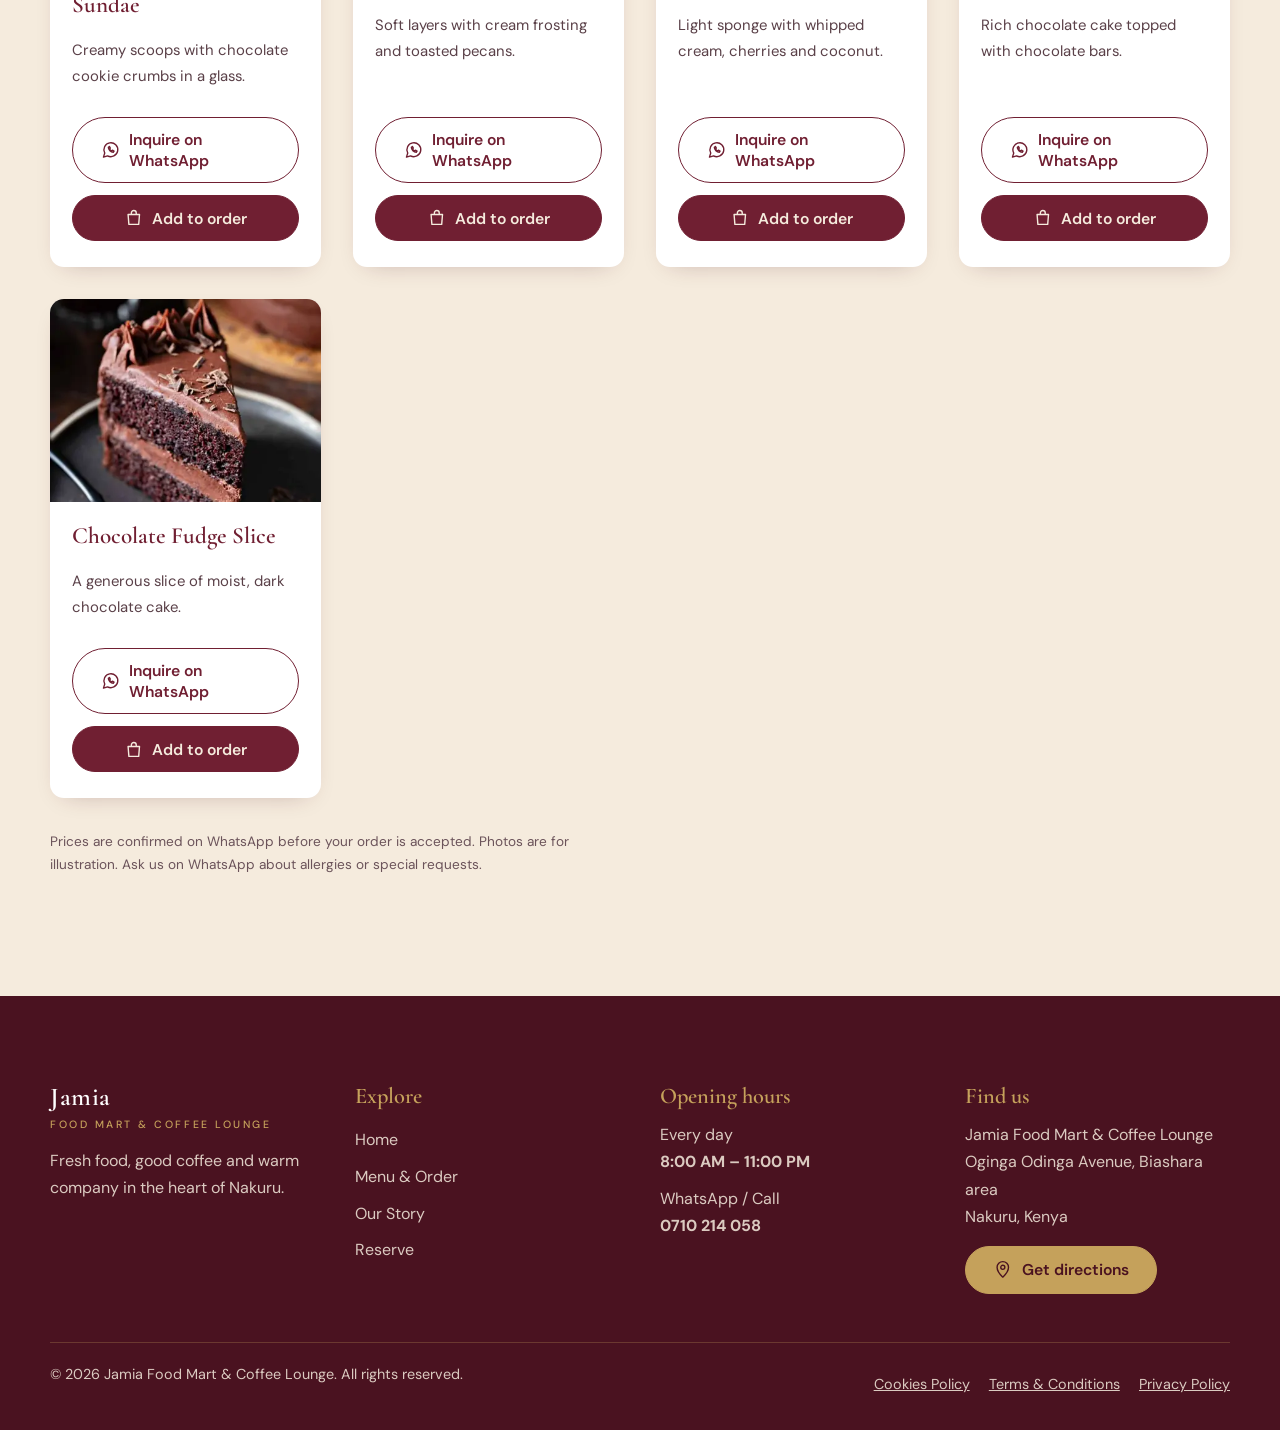
<file: menu.html>
<!DOCTYPE html><html lang="en"><head><meta charset="utf-8"><meta name="viewport" content="width=device-width,initial-scale=1"><title>Menu & Online Order | Jamia Food Mart & Coffee Lounge Nakuru</title><meta name="description" content="Browse the Jamia Food Mart & Coffee Lounge menu in Nakuru: burgers, pizza, pasta, biryani, grills, coffee and drinks. Order for delivery or pickup on WhatsApp.">
<link rel="canonical" href="https://www.example.com/menu.html"><meta name="theme-color" content="#701F32"><meta property="og:type" content="restaurant"><meta property="og:title" content="Menu & Online Order | Jamia Food Mart & Coffee Lounge Nakuru"><meta property="og:description" content="Browse the Jamia Food Mart & Coffee Lounge menu in Nakuru: burgers, pizza, pasta, biryani, grills, coffee and drinks. Order for delivery or pickup on WhatsApp."><meta property="og:image" content="https://www.example.com/images/set1/j34.webp"><meta property="og:url" content="https://www.example.com/menu.html"><meta name="twitter:card" content="summary_large_image">
<link rel="preload" href="fonts/cormorant-garamond-latin-600-normal.woff2" as="font" type="font/woff2" crossorigin><link rel="preload" href="fonts/dm-sans-latin-400-normal.woff2" as="font" type="font/woff2" crossorigin><link rel="stylesheet" href="css/style.css"><script>try{if(JSON.parse(localStorage.getItem('jm-th'))==='evening')document.documentElement.dataset.theme='evening'}catch(e){}</script>
<script type="application/ld+json">{"@context":"https://schema.org","@type":"Restaurant","name":"Jamia Food Mart & Coffee Lounge","image":"https://www.example.com/images/set1/j34.webp","telephone":"+254710214058","servesCuisine":["Burgers","Pizza","Pasta","Biryani","Coffee"],"hasMenu":"https://www.example.com/menu.html","address":{"@type":"PostalAddress","streetAddress":"Oginga Odinga Avenue, Biashara area","addressLocality":"Nakuru","addressCountry":"KE"},"openingHoursSpecification":{"@type":"OpeningHoursSpecification","dayOfWeek":["Monday","Tuesday","Wednesday","Thursday","Friday","Saturday","Sunday"],"opens":"08:00","closes":"23:00"}}</script></head><body>
<header class="hd"><div class="wrap"><a class="logo" href="index.html">Jamia<small>FOOD MART &amp; COFFEE LOUNGE</small></a>
<nav class="nav" id="nav" aria-label="Main"><button class="x" type="button" aria-label="Close menu">&times;</button><ul><li><a href="index.html">Home</a></li><li><a href="menu.html" aria-current="page">Menu & Order</a></li><li><a href="about.html">Our Story</a></li><li><a href="reserve.html">Reserve</a></li></ul></nav>
<div class="hr"><button class="tg" type="button" aria-pressed="false" aria-label="Switch to evening look"><svg class="ic" viewBox="0 0 24 24" aria-hidden="true"><path d="M20 14.5A8 8 0 0 1 9.5 4a8 8 0 1 0 10.5 10.5z"/></svg></button><a class="btn" href="menu.html"><svg class="ic" viewBox="0 0 24 24" aria-hidden="true"><path d="M5 8h14l-1 12H6zM9 8V6a3 3 0 0 1 6 0v2"/></svg> Order online</a><button class="burger" type="button" aria-label="Open menu" aria-expanded="false" aria-controls="nav"><svg class="ic" viewBox="0 0 24 24" aria-hidden="true"><path d="M4 7h16M4 12h16M4 17h16"/></svg></button></div></div></header><main><section class="ph" style="padding-bottom:4.5rem"><img src="images/set1/j34.webp" srcset="images/set1/j34-s.webp 440w, images/set1/j34.webp 679w" sizes="70vw" alt="" aria-hidden="true" width="679" height="800" fetchpriority="high"><div class="wrap"><h1>Menu &amp; Online Order</h1><p>Browse our dishes, add them to your order and send it straight to our WhatsApp. Tap Inquire on any dish to ask its price.</p></div></section><section id="menu" style="padding-top:3rem"><div class="wrap"><div class="bar"><div class="chips" role="group" aria-label="Filter menu by category"><button class="chip on" data-cat="all" type="button">All</button><button class="chip" data-cat="starters" type="button">Starters & Snacks</button><button class="chip" data-cat="burgers" type="button">Burgers & Wraps</button><button class="chip" data-cat="pizza" type="button">Pizza</button><button class="chip" data-cat="pasta" type="button">Pasta</button><button class="chip" data-cat="grill" type="button">Mains & Grills</button><button class="chip" data-cat="rice" type="button">Rice & Curries</button><button class="chip" data-cat="drinks" type="button">Coffee & Drinks</button><button class="chip" data-cat="sweets" type="button">Desserts & Cakes</button></div><div class="row2"><label>Search the menu<input id="q" type="search" placeholder="Try “burger”, “biryani” or “latte”"></label><div class="row" role="group" aria-label="Menu layout"><button class="vw on" data-v="grid" type="button" aria-pressed="true">Grid view</button><button class="vw" data-v="list" type="button" aria-pressed="false">List view</button></div></div></div>
<div class="cards"><article class="card rv" data-id="s1" data-cat="starters" data-name="Crispy Spring Rolls" data-price="0"><div class="im"><img src="images/set1/j22.webp" srcset="images/set1/j22-s.webp 440w, images/set1/j22.webp 614w" sizes="(min-width:1100px) 290px,(min-width:620px) 45vw,92vw" alt="Crispy Spring Rolls" width="614" height="800" loading="lazy" decoding="async" data-zoom></div><div class="bd"><div class="t"><h3>Crispy Spring Rolls</h3></div><p>Golden rolls filled with spiced chicken and vegetables, with sweet chilli dip.</p><div class="acts"><a class="btn ghost w inq" href="https://wa.me/254710214058?text=Hi%20Jamia%2C%20I%20would%20like%20to%20inquire%20about%20the%20price%20of%3A%20Crispy%20Spring%20Rolls" target="_blank" rel="noopener"><svg class="ic" viewBox="0 0 24 24" aria-hidden="true"><path d="M3 21l1.6-5A8.5 8.5 0 1 1 8 19.4z"/><path d="M9 9c0 3 3 6 6 6l1-1.5-2-1-1 .8c-1-.4-2-1.4-2.4-2.4l.8-1-1-2z"/></svg> Inquire on WhatsApp</a><button class="btn wine add" type="button"><svg class="ic" viewBox="0 0 24 24" aria-hidden="true"><path d="M5 8h14l-1 12H6zM9 8V6a3 3 0 0 1 6 0v2"/></svg> Add to order</button><div class="qty" data-id="s1"><button type="button" data-d="-1" aria-label="Remove one Crispy Spring Rolls">−</button><b>0</b><button type="button" data-d="1" aria-label="Add one Crispy Spring Rolls">+</button></div></div></div></article><article class="card rv" data-id="s2" data-cat="starters" data-name="Loaded Nachos" data-price="0"><div class="im"><img src="images/set1/j23.webp" srcset="images/set1/j23-s.webp 440w, images/set1/j23.webp 481w" sizes="(min-width:1100px) 290px,(min-width:620px) 45vw,92vw" alt="Loaded Nachos" width="481" height="800" loading="lazy" decoding="async" data-zoom></div><div class="bd"><div class="t"><h3>Loaded Nachos</h3></div><p>Crunchy tortilla chips with sour cream, guacamole and fresh salsa.</p><div class="acts"><a class="btn ghost w inq" href="https://wa.me/254710214058?text=Hi%20Jamia%2C%20I%20would%20like%20to%20inquire%20about%20the%20price%20of%3A%20Loaded%20Nachos" target="_blank" rel="noopener"><svg class="ic" viewBox="0 0 24 24" aria-hidden="true"><path d="M3 21l1.6-5A8.5 8.5 0 1 1 8 19.4z"/><path d="M9 9c0 3 3 6 6 6l1-1.5-2-1-1 .8c-1-.4-2-1.4-2.4-2.4l.8-1-1-2z"/></svg> Inquire on WhatsApp</a><button class="btn wine add" type="button"><svg class="ic" viewBox="0 0 24 24" aria-hidden="true"><path d="M5 8h14l-1 12H6zM9 8V6a3 3 0 0 1 6 0v2"/></svg> Add to order</button><div class="qty" data-id="s2"><button type="button" data-d="-1" aria-label="Remove one Loaded Nachos">−</button><b>0</b><button type="button" data-d="1" aria-label="Add one Loaded Nachos">+</button></div></div></div></article><article class="card rv" data-id="s3" data-cat="starters" data-name="Sweet Potato Fries" data-price="0"><div class="im"><img src="images/set1/j15.webp" srcset="images/set1/j15-s.webp 440w, images/set1/j15.webp 533w" sizes="(min-width:1100px) 290px,(min-width:620px) 45vw,92vw" alt="Sweet Potato Fries" width="533" height="800" loading="lazy" decoding="async" data-zoom></div><div class="bd"><div class="t"><h3>Sweet Potato Fries</h3></div><p>Seasoned and crisp, served with ketchup and garlic mayo.</p><div class="acts"><a class="btn ghost w inq" href="https://wa.me/254710214058?text=Hi%20Jamia%2C%20I%20would%20like%20to%20inquire%20about%20the%20price%20of%3A%20Sweet%20Potato%20Fries" target="_blank" rel="noopener"><svg class="ic" viewBox="0 0 24 24" aria-hidden="true"><path d="M3 21l1.6-5A8.5 8.5 0 1 1 8 19.4z"/><path d="M9 9c0 3 3 6 6 6l1-1.5-2-1-1 .8c-1-.4-2-1.4-2.4-2.4l.8-1-1-2z"/></svg> Inquire on WhatsApp</a><button class="btn wine add" type="button"><svg class="ic" viewBox="0 0 24 24" aria-hidden="true"><path d="M5 8h14l-1 12H6zM9 8V6a3 3 0 0 1 6 0v2"/></svg> Add to order</button><div class="qty" data-id="s3"><button type="button" data-d="-1" aria-label="Remove one Sweet Potato Fries">−</button><b>0</b><button type="button" data-d="1" aria-label="Add one Sweet Potato Fries">+</button></div></div></div></article><article class="card rv" data-id="s4" data-cat="starters" data-name="Crumbed Chicken Strips" data-price="0"><div class="im"><img src="images/set1/j25.webp" srcset="images/set1/j25-s.webp 440w, images/set1/j25.webp 533w" sizes="(min-width:1100px) 290px,(min-width:620px) 45vw,92vw" alt="Crumbed Chicken Strips" width="533" height="800" loading="lazy" decoding="async" data-zoom></div><div class="bd"><div class="t"><h3>Crumbed Chicken Strips</h3></div><p>Hand-breaded strips with a cool herb dip.</p><div class="acts"><a class="btn ghost w inq" href="https://wa.me/254710214058?text=Hi%20Jamia%2C%20I%20would%20like%20to%20inquire%20about%20the%20price%20of%3A%20Crumbed%20Chicken%20Strips" target="_blank" rel="noopener"><svg class="ic" viewBox="0 0 24 24" aria-hidden="true"><path d="M3 21l1.6-5A8.5 8.5 0 1 1 8 19.4z"/><path d="M9 9c0 3 3 6 6 6l1-1.5-2-1-1 .8c-1-.4-2-1.4-2.4-2.4l.8-1-1-2z"/></svg> Inquire on WhatsApp</a><button class="btn wine add" type="button"><svg class="ic" viewBox="0 0 24 24" aria-hidden="true"><path d="M5 8h14l-1 12H6zM9 8V6a3 3 0 0 1 6 0v2"/></svg> Add to order</button><div class="qty" data-id="s4"><button type="button" data-d="-1" aria-label="Remove one Crumbed Chicken Strips">−</button><b>0</b><button type="button" data-d="1" aria-label="Add one Crumbed Chicken Strips">+</button></div></div></div></article><article class="card rv" data-id="s5" data-cat="starters" data-name="Hot Buffalo Wings" data-price="0"><div class="im"><img src="images/set1/j2.webp" srcset="images/set1/j2-s.webp 440w, images/set1/j2.webp 600w" sizes="(min-width:1100px) 290px,(min-width:620px) 45vw,92vw" alt="Hot Buffalo Wings" width="600" height="800" loading="lazy" decoding="async" data-zoom></div><div class="bd"><div class="t"><h3>Hot Buffalo Wings</h3></div><p>Glazed in a spicy sauce, served with creamy dips and fries.</p><div class="acts"><a class="btn ghost w inq" href="https://wa.me/254710214058?text=Hi%20Jamia%2C%20I%20would%20like%20to%20inquire%20about%20the%20price%20of%3A%20Hot%20Buffalo%20Wings" target="_blank" rel="noopener"><svg class="ic" viewBox="0 0 24 24" aria-hidden="true"><path d="M3 21l1.6-5A8.5 8.5 0 1 1 8 19.4z"/><path d="M9 9c0 3 3 6 6 6l1-1.5-2-1-1 .8c-1-.4-2-1.4-2.4-2.4l.8-1-1-2z"/></svg> Inquire on WhatsApp</a><button class="btn wine add" type="button"><svg class="ic" viewBox="0 0 24 24" aria-hidden="true"><path d="M5 8h14l-1 12H6zM9 8V6a3 3 0 0 1 6 0v2"/></svg> Add to order</button><div class="qty" data-id="s5"><button type="button" data-d="-1" aria-label="Remove one Hot Buffalo Wings">−</button><b>0</b><button type="button" data-d="1" aria-label="Add one Hot Buffalo Wings">+</button></div></div></div></article><article class="card rv" data-id="s6" data-cat="starters" data-name="Loaded Fries" data-price="0"><div class="im"><img src="images/set1/j26.webp" srcset="images/set1/j26-s.webp 440w, images/set1/j26.webp 600w" sizes="(min-width:1100px) 290px,(min-width:620px) 45vw,92vw" alt="Loaded Fries" width="600" height="800" loading="lazy" decoding="async" data-zoom></div><div class="bd"><div class="t"><h3>Loaded Fries</h3></div><p>Golden fries piled high with rich sauce and toppings.</p><div class="acts"><a class="btn ghost w inq" href="https://wa.me/254710214058?text=Hi%20Jamia%2C%20I%20would%20like%20to%20inquire%20about%20the%20price%20of%3A%20Loaded%20Fries" target="_blank" rel="noopener"><svg class="ic" viewBox="0 0 24 24" aria-hidden="true"><path d="M3 21l1.6-5A8.5 8.5 0 1 1 8 19.4z"/><path d="M9 9c0 3 3 6 6 6l1-1.5-2-1-1 .8c-1-.4-2-1.4-2.4-2.4l.8-1-1-2z"/></svg> Inquire on WhatsApp</a><button class="btn wine add" type="button"><svg class="ic" viewBox="0 0 24 24" aria-hidden="true"><path d="M5 8h14l-1 12H6zM9 8V6a3 3 0 0 1 6 0v2"/></svg> Add to order</button><div class="qty" data-id="s6"><button type="button" data-d="-1" aria-label="Remove one Loaded Fries">−</button><b>0</b><button type="button" data-d="1" aria-label="Add one Loaded Fries">+</button></div></div></div></article><article class="card rv" data-id="s7" data-cat="starters" data-name="Wings &amp; Sliders Platter" data-price="0"><div class="im"><img src="images/set3/j67.webp" srcset="images/set3/j67-s.webp 440w, images/set3/j67.webp 600w" sizes="(min-width:1100px) 290px,(min-width:620px) 45vw,92vw" alt="Wings &amp; Sliders Platter" width="600" height="800" loading="lazy" decoding="async" data-zoom></div><div class="bd"><div class="t"><h3>Wings & Sliders Platter</h3></div><p>Crispy wings, mini sliders and spring rolls made for sharing.</p><div class="acts"><a class="btn ghost w inq" href="https://wa.me/254710214058?text=Hi%20Jamia%2C%20I%20would%20like%20to%20inquire%20about%20the%20price%20of%3A%20Wings%20%26%20Sliders%20Platter" target="_blank" rel="noopener"><svg class="ic" viewBox="0 0 24 24" aria-hidden="true"><path d="M3 21l1.6-5A8.5 8.5 0 1 1 8 19.4z"/><path d="M9 9c0 3 3 6 6 6l1-1.5-2-1-1 .8c-1-.4-2-1.4-2.4-2.4l.8-1-1-2z"/></svg> Inquire on WhatsApp</a><button class="btn wine add" type="button"><svg class="ic" viewBox="0 0 24 24" aria-hidden="true"><path d="M5 8h14l-1 12H6zM9 8V6a3 3 0 0 1 6 0v2"/></svg> Add to order</button><div class="qty" data-id="s7"><button type="button" data-d="-1" aria-label="Remove one Wings & Sliders Platter">−</button><b>0</b><button type="button" data-d="1" aria-label="Add one Wings & Sliders Platter">+</button></div></div></div></article><article class="card rv" data-id="b1" data-cat="burgers" data-name="Jamia Classic Burger" data-price="0"><div class="im"><img src="images/set2/j46.webp" srcset="images/set2/j46-s.webp 440w, images/set2/j46.webp 800w" sizes="(min-width:1100px) 290px,(min-width:620px) 45vw,92vw" alt="Jamia Classic Burger" width="800" height="600" loading="lazy" decoding="async" data-zoom></div><div class="bd"><div class="t"><h3>Jamia Classic Burger</h3></div><p>Juicy patty, crisp lettuce, tomato and cheese in a toasted bun, with fries.</p><div class="acts"><a class="btn ghost w inq" href="https://wa.me/254710214058?text=Hi%20Jamia%2C%20I%20would%20like%20to%20inquire%20about%20the%20price%20of%3A%20Jamia%20Classic%20Burger" target="_blank" rel="noopener"><svg class="ic" viewBox="0 0 24 24" aria-hidden="true"><path d="M3 21l1.6-5A8.5 8.5 0 1 1 8 19.4z"/><path d="M9 9c0 3 3 6 6 6l1-1.5-2-1-1 .8c-1-.4-2-1.4-2.4-2.4l.8-1-1-2z"/></svg> Inquire on WhatsApp</a><button class="btn wine add" type="button"><svg class="ic" viewBox="0 0 24 24" aria-hidden="true"><path d="M5 8h14l-1 12H6zM9 8V6a3 3 0 0 1 6 0v2"/></svg> Add to order</button><div class="qty" data-id="b1"><button type="button" data-d="-1" aria-label="Remove one Jamia Classic Burger">−</button><b>0</b><button type="button" data-d="1" aria-label="Add one Jamia Classic Burger">+</button></div></div></div></article><article class="card rv" data-id="b2" data-cat="burgers" data-name="Terrace Burger Board" data-price="0"><div class="im"><img src="images/set3/j66.webp" srcset="images/set3/j66-s.webp 440w, images/set3/j66.webp 600w" sizes="(min-width:1100px) 290px,(min-width:620px) 45vw,92vw" alt="Terrace Burger Board" width="600" height="800" loading="lazy" decoding="async" data-zoom></div><div class="bd"><div class="t"><h3>Terrace Burger Board</h3></div><p>A burger with fries and dips on a wooden board, enjoyed with the view.</p><div class="acts"><a class="btn ghost w inq" href="https://wa.me/254710214058?text=Hi%20Jamia%2C%20I%20would%20like%20to%20inquire%20about%20the%20price%20of%3A%20Terrace%20Burger%20Board" target="_blank" rel="noopener"><svg class="ic" viewBox="0 0 24 24" aria-hidden="true"><path d="M3 21l1.6-5A8.5 8.5 0 1 1 8 19.4z"/><path d="M9 9c0 3 3 6 6 6l1-1.5-2-1-1 .8c-1-.4-2-1.4-2.4-2.4l.8-1-1-2z"/></svg> Inquire on WhatsApp</a><button class="btn wine add" type="button"><svg class="ic" viewBox="0 0 24 24" aria-hidden="true"><path d="M5 8h14l-1 12H6zM9 8V6a3 3 0 0 1 6 0v2"/></svg> Add to order</button><div class="qty" data-id="b2"><button type="button" data-d="-1" aria-label="Remove one Terrace Burger Board">−</button><b>0</b><button type="button" data-d="1" aria-label="Add one Terrace Burger Board">+</button></div></div></div></article><article class="card rv" data-id="b3" data-cat="burgers" data-name="Beef Shawarma Wraps" data-price="0"><div class="im"><img src="images/set2/j5.webp" srcset="images/set2/j5-s.webp 440w, images/set2/j5.webp 533w" sizes="(min-width:1100px) 290px,(min-width:620px) 45vw,92vw" alt="Beef Shawarma Wraps" width="533" height="800" loading="lazy" decoding="async" data-zoom></div><div class="bd"><div class="t"><h3>Beef Shawarma Wraps</h3></div><p>Tender spiced beef, crunchy salad and creamy garlic sauce.</p><div class="acts"><a class="btn ghost w inq" href="https://wa.me/254710214058?text=Hi%20Jamia%2C%20I%20would%20like%20to%20inquire%20about%20the%20price%20of%3A%20Beef%20Shawarma%20Wraps" target="_blank" rel="noopener"><svg class="ic" viewBox="0 0 24 24" aria-hidden="true"><path d="M3 21l1.6-5A8.5 8.5 0 1 1 8 19.4z"/><path d="M9 9c0 3 3 6 6 6l1-1.5-2-1-1 .8c-1-.4-2-1.4-2.4-2.4l.8-1-1-2z"/></svg> Inquire on WhatsApp</a><button class="btn wine add" type="button"><svg class="ic" viewBox="0 0 24 24" aria-hidden="true"><path d="M5 8h14l-1 12H6zM9 8V6a3 3 0 0 1 6 0v2"/></svg> Add to order</button><div class="qty" data-id="b3"><button type="button" data-d="-1" aria-label="Remove one Beef Shawarma Wraps">−</button><b>0</b><button type="button" data-d="1" aria-label="Add one Beef Shawarma Wraps">+</button></div></div></div></article><article class="card rv" data-id="b4" data-cat="burgers" data-name="Cheesy Beef Burrito" data-price="0"><div class="im"><img src="images/set1/j16.webp" srcset="images/set1/j16-s.webp 440w, images/set1/j16.webp 736w" sizes="(min-width:1100px) 290px,(min-width:620px) 45vw,92vw" alt="Cheesy Beef Burrito" width="736" height="736" loading="lazy" decoding="async" data-zoom></div><div class="bd"><div class="t"><h3>Cheesy Beef Burrito</h3></div><p>Grilled wrap packed with seasoned beef and melted cheese.</p><div class="acts"><a class="btn ghost w inq" href="https://wa.me/254710214058?text=Hi%20Jamia%2C%20I%20would%20like%20to%20inquire%20about%20the%20price%20of%3A%20Cheesy%20Beef%20Burrito" target="_blank" rel="noopener"><svg class="ic" viewBox="0 0 24 24" aria-hidden="true"><path d="M3 21l1.6-5A8.5 8.5 0 1 1 8 19.4z"/><path d="M9 9c0 3 3 6 6 6l1-1.5-2-1-1 .8c-1-.4-2-1.4-2.4-2.4l.8-1-1-2z"/></svg> Inquire on WhatsApp</a><button class="btn wine add" type="button"><svg class="ic" viewBox="0 0 24 24" aria-hidden="true"><path d="M5 8h14l-1 12H6zM9 8V6a3 3 0 0 1 6 0v2"/></svg> Add to order</button><div class="qty" data-id="b4"><button type="button" data-d="-1" aria-label="Remove one Cheesy Beef Burrito">−</button><b>0</b><button type="button" data-d="1" aria-label="Add one Cheesy Beef Burrito">+</button></div></div></div></article><article class="card rv" data-id="b5" data-cat="burgers" data-name="Grilled Chicken Sandwich" data-price="0"><div class="im"><img src="images/set1/j13.webp" srcset="images/set1/j13-s.webp 440w, images/set1/j13.webp 530w" sizes="(min-width:1100px) 290px,(min-width:620px) 45vw,92vw" alt="Grilled Chicken Sandwich" width="530" height="800" loading="lazy" decoding="async" data-zoom></div><div class="bd"><div class="t"><h3>Grilled Chicken Sandwich</h3></div><p>Toasted sandwich with fries and two dipping sauces.</p><div class="acts"><a class="btn ghost w inq" href="https://wa.me/254710214058?text=Hi%20Jamia%2C%20I%20would%20like%20to%20inquire%20about%20the%20price%20of%3A%20Grilled%20Chicken%20Sandwich" target="_blank" rel="noopener"><svg class="ic" viewBox="0 0 24 24" aria-hidden="true"><path d="M3 21l1.6-5A8.5 8.5 0 1 1 8 19.4z"/><path d="M9 9c0 3 3 6 6 6l1-1.5-2-1-1 .8c-1-.4-2-1.4-2.4-2.4l.8-1-1-2z"/></svg> Inquire on WhatsApp</a><button class="btn wine add" type="button"><svg class="ic" viewBox="0 0 24 24" aria-hidden="true"><path d="M5 8h14l-1 12H6zM9 8V6a3 3 0 0 1 6 0v2"/></svg> Add to order</button><div class="qty" data-id="b5"><button type="button" data-d="-1" aria-label="Remove one Grilled Chicken Sandwich">−</button><b>0</b><button type="button" data-d="1" aria-label="Add one Grilled Chicken Sandwich">+</button></div></div></div></article><article class="card rv" data-id="b6" data-cat="burgers" data-name="Kids Mini Burger Plate" data-price="0"><div class="im"><img src="images/set2/j57.webp" srcset="images/set2/j57-s.webp 440w, images/set2/j57.webp 600w" sizes="(min-width:1100px) 290px,(min-width:620px) 45vw,92vw" alt="Kids Mini Burger Plate" width="600" height="800" loading="lazy" decoding="async" data-zoom></div><div class="bd"><div class="t"><h3>Kids Mini Burger Plate</h3></div><p>Mini burger, fries and orange slices for little guests.</p><div class="acts"><a class="btn ghost w inq" href="https://wa.me/254710214058?text=Hi%20Jamia%2C%20I%20would%20like%20to%20inquire%20about%20the%20price%20of%3A%20Kids%20Mini%20Burger%20Plate" target="_blank" rel="noopener"><svg class="ic" viewBox="0 0 24 24" aria-hidden="true"><path d="M3 21l1.6-5A8.5 8.5 0 1 1 8 19.4z"/><path d="M9 9c0 3 3 6 6 6l1-1.5-2-1-1 .8c-1-.4-2-1.4-2.4-2.4l.8-1-1-2z"/></svg> Inquire on WhatsApp</a><button class="btn wine add" type="button"><svg class="ic" viewBox="0 0 24 24" aria-hidden="true"><path d="M5 8h14l-1 12H6zM9 8V6a3 3 0 0 1 6 0v2"/></svg> Add to order</button><div class="qty" data-id="b6"><button type="button" data-d="-1" aria-label="Remove one Kids Mini Burger Plate">−</button><b>0</b><button type="button" data-d="1" aria-label="Add one Kids Mini Burger Plate">+</button></div></div></div></article><article class="card rv" data-id="p1" data-cat="pizza" data-name="Classic Cheese Pizza" data-price="0"><div class="im"><img src="images/set1/j37.webp" srcset="images/set1/j37-s.webp 440w, images/set1/j37.webp 450w" sizes="(min-width:1100px) 290px,(min-width:620px) 45vw,92vw" alt="Classic Cheese Pizza" width="450" height="800" loading="lazy" decoding="async" data-zoom></div><div class="bd"><div class="t"><h3>Classic Cheese Pizza</h3></div><p>Stretchy mozzarella on a thin, crisp base.</p><div class="acts"><a class="btn ghost w inq" href="https://wa.me/254710214058?text=Hi%20Jamia%2C%20I%20would%20like%20to%20inquire%20about%20the%20price%20of%3A%20Classic%20Cheese%20Pizza" target="_blank" rel="noopener"><svg class="ic" viewBox="0 0 24 24" aria-hidden="true"><path d="M3 21l1.6-5A8.5 8.5 0 1 1 8 19.4z"/><path d="M9 9c0 3 3 6 6 6l1-1.5-2-1-1 .8c-1-.4-2-1.4-2.4-2.4l.8-1-1-2z"/></svg> Inquire on WhatsApp</a><button class="btn wine add" type="button"><svg class="ic" viewBox="0 0 24 24" aria-hidden="true"><path d="M5 8h14l-1 12H6zM9 8V6a3 3 0 0 1 6 0v2"/></svg> Add to order</button><div class="qty" data-id="p1"><button type="button" data-d="-1" aria-label="Remove one Classic Cheese Pizza">−</button><b>0</b><button type="button" data-d="1" aria-label="Add one Classic Cheese Pizza">+</button></div></div></div></article><article class="card rv" data-id="p2" data-cat="pizza" data-name="Supreme Pizza" data-price="0"><div class="im"><img src="images/set1/j36.webp" srcset="images/set1/j36-s.webp 440w, images/set1/j36.webp 600w" sizes="(min-width:1100px) 290px,(min-width:620px) 45vw,92vw" alt="Supreme Pizza" width="600" height="800" loading="lazy" decoding="async" data-zoom></div><div class="bd"><div class="t"><h3>Supreme Pizza</h3></div><p>Peppers, olives and generous toppings on a wooden board.</p><div class="acts"><a class="btn ghost w inq" href="https://wa.me/254710214058?text=Hi%20Jamia%2C%20I%20would%20like%20to%20inquire%20about%20the%20price%20of%3A%20Supreme%20Pizza" target="_blank" rel="noopener"><svg class="ic" viewBox="0 0 24 24" aria-hidden="true"><path d="M3 21l1.6-5A8.5 8.5 0 1 1 8 19.4z"/><path d="M9 9c0 3 3 6 6 6l1-1.5-2-1-1 .8c-1-.4-2-1.4-2.4-2.4l.8-1-1-2z"/></svg> Inquire on WhatsApp</a><button class="btn wine add" type="button"><svg class="ic" viewBox="0 0 24 24" aria-hidden="true"><path d="M5 8h14l-1 12H6zM9 8V6a3 3 0 0 1 6 0v2"/></svg> Add to order</button><div class="qty" data-id="p2"><button type="button" data-d="-1" aria-label="Remove one Supreme Pizza">−</button><b>0</b><button type="button" data-d="1" aria-label="Add one Supreme Pizza">+</button></div></div></div></article><article class="card rv" data-id="p3" data-cat="pizza" data-name="Sharing Pizza" data-price="0"><div class="im"><img src="images/set1/j35.webp" srcset="images/set1/j35-s.webp 440w, images/set1/j35.webp 533w" sizes="(min-width:1100px) 290px,(min-width:620px) 45vw,92vw" alt="Sharing Pizza" width="533" height="800" loading="lazy" decoding="async" data-zoom></div><div class="bd"><div class="t"><h3>Sharing Pizza</h3></div><p>A large pizza, cut for the whole table to grab a slice.</p><div class="acts"><a class="btn ghost w inq" href="https://wa.me/254710214058?text=Hi%20Jamia%2C%20I%20would%20like%20to%20inquire%20about%20the%20price%20of%3A%20Sharing%20Pizza" target="_blank" rel="noopener"><svg class="ic" viewBox="0 0 24 24" aria-hidden="true"><path d="M3 21l1.6-5A8.5 8.5 0 1 1 8 19.4z"/><path d="M9 9c0 3 3 6 6 6l1-1.5-2-1-1 .8c-1-.4-2-1.4-2.4-2.4l.8-1-1-2z"/></svg> Inquire on WhatsApp</a><button class="btn wine add" type="button"><svg class="ic" viewBox="0 0 24 24" aria-hidden="true"><path d="M5 8h14l-1 12H6zM9 8V6a3 3 0 0 1 6 0v2"/></svg> Add to order</button><div class="qty" data-id="p3"><button type="button" data-d="-1" aria-label="Remove one Sharing Pizza">−</button><b>0</b><button type="button" data-d="1" aria-label="Add one Sharing Pizza">+</button></div></div></div></article><article class="card rv" data-id="pa1" data-cat="pasta" data-name="Spaghetti &amp; Meatballs" data-price="0"><div class="im"><img src="images/set3/j7.webp" srcset="images/set3/j7-s.webp 440w, images/set3/j7.webp 533w" sizes="(min-width:1100px) 290px,(min-width:620px) 45vw,92vw" alt="Spaghetti &amp; Meatballs" width="533" height="800" loading="lazy" decoding="async" data-zoom></div><div class="bd"><div class="t"><h3>Spaghetti & Meatballs</h3></div><p>Slow-simmered tomato sauce with tender meatballs.</p><div class="acts"><a class="btn ghost w inq" href="https://wa.me/254710214058?text=Hi%20Jamia%2C%20I%20would%20like%20to%20inquire%20about%20the%20price%20of%3A%20Spaghetti%20%26%20Meatballs" target="_blank" rel="noopener"><svg class="ic" viewBox="0 0 24 24" aria-hidden="true"><path d="M3 21l1.6-5A8.5 8.5 0 1 1 8 19.4z"/><path d="M9 9c0 3 3 6 6 6l1-1.5-2-1-1 .8c-1-.4-2-1.4-2.4-2.4l.8-1-1-2z"/></svg> Inquire on WhatsApp</a><button class="btn wine add" type="button"><svg class="ic" viewBox="0 0 24 24" aria-hidden="true"><path d="M5 8h14l-1 12H6zM9 8V6a3 3 0 0 1 6 0v2"/></svg> Add to order</button><div class="qty" data-id="pa1"><button type="button" data-d="-1" aria-label="Remove one Spaghetti & Meatballs">−</button><b>0</b><button type="button" data-d="1" aria-label="Add one Spaghetti & Meatballs">+</button></div></div></div></article><article class="card rv" data-id="pa2" data-cat="pasta" data-name="Creamy Chicken Alfredo" data-price="0"><div class="im"><img src="images/set3/j8.webp" srcset="images/set3/j8-s.webp 440w, images/set3/j8.webp 599w" sizes="(min-width:1100px) 290px,(min-width:620px) 45vw,92vw" alt="Creamy Chicken Alfredo" width="599" height="800" loading="lazy" decoding="async" data-zoom></div><div class="bd"><div class="t"><h3>Creamy Chicken Alfredo</h3></div><p>Crumbed chicken over silky parmesan cream pasta.</p><div class="acts"><a class="btn ghost w inq" href="https://wa.me/254710214058?text=Hi%20Jamia%2C%20I%20would%20like%20to%20inquire%20about%20the%20price%20of%3A%20Creamy%20Chicken%20Alfredo" target="_blank" rel="noopener"><svg class="ic" viewBox="0 0 24 24" aria-hidden="true"><path d="M3 21l1.6-5A8.5 8.5 0 1 1 8 19.4z"/><path d="M9 9c0 3 3 6 6 6l1-1.5-2-1-1 .8c-1-.4-2-1.4-2.4-2.4l.8-1-1-2z"/></svg> Inquire on WhatsApp</a><button class="btn wine add" type="button"><svg class="ic" viewBox="0 0 24 24" aria-hidden="true"><path d="M5 8h14l-1 12H6zM9 8V6a3 3 0 0 1 6 0v2"/></svg> Add to order</button><div class="qty" data-id="pa2"><button type="button" data-d="-1" aria-label="Remove one Creamy Chicken Alfredo">−</button><b>0</b><button type="button" data-d="1" aria-label="Add one Creamy Chicken Alfredo">+</button></div></div></div></article><article class="card rv" data-id="pa3" data-cat="pasta" data-name="Spaghetti Bolognese" data-price="0"><div class="im"><img src="images/set1/j10.webp" srcset="images/set1/j10-s.webp 440w, images/set1/j10.webp 467w" sizes="(min-width:1100px) 290px,(min-width:620px) 45vw,92vw" alt="Spaghetti Bolognese" width="467" height="700" loading="lazy" decoding="async" data-zoom></div><div class="bd"><div class="t"><h3>Spaghetti Bolognese</h3></div><p>Rich, slow-cooked beef ragu over spaghetti.</p><div class="acts"><a class="btn ghost w inq" href="https://wa.me/254710214058?text=Hi%20Jamia%2C%20I%20would%20like%20to%20inquire%20about%20the%20price%20of%3A%20Spaghetti%20Bolognese" target="_blank" rel="noopener"><svg class="ic" viewBox="0 0 24 24" aria-hidden="true"><path d="M3 21l1.6-5A8.5 8.5 0 1 1 8 19.4z"/><path d="M9 9c0 3 3 6 6 6l1-1.5-2-1-1 .8c-1-.4-2-1.4-2.4-2.4l.8-1-1-2z"/></svg> Inquire on WhatsApp</a><button class="btn wine add" type="button"><svg class="ic" viewBox="0 0 24 24" aria-hidden="true"><path d="M5 8h14l-1 12H6zM9 8V6a3 3 0 0 1 6 0v2"/></svg> Add to order</button><div class="qty" data-id="pa3"><button type="button" data-d="-1" aria-label="Remove one Spaghetti Bolognese">−</button><b>0</b><button type="button" data-d="1" aria-label="Add one Spaghetti Bolognese">+</button></div></div></div></article><article class="card rv" data-id="pa4" data-cat="pasta" data-name="Sausage Spaghetti" data-price="0"><div class="im"><img src="images/set1/j17.webp" srcset="images/set1/j17-s.webp 440w, images/set1/j17.webp 736w" sizes="(min-width:1100px) 290px,(min-width:620px) 45vw,92vw" alt="Sausage Spaghetti" width="736" height="736" loading="lazy" decoding="async" data-zoom></div><div class="bd"><div class="t"><h3>Sausage Spaghetti</h3></div><p>Spaghetti in a bold tomato sauce with sliced sausage.</p><div class="acts"><a class="btn ghost w inq" href="https://wa.me/254710214058?text=Hi%20Jamia%2C%20I%20would%20like%20to%20inquire%20about%20the%20price%20of%3A%20Sausage%20Spaghetti" target="_blank" rel="noopener"><svg class="ic" viewBox="0 0 24 24" aria-hidden="true"><path d="M3 21l1.6-5A8.5 8.5 0 1 1 8 19.4z"/><path d="M9 9c0 3 3 6 6 6l1-1.5-2-1-1 .8c-1-.4-2-1.4-2.4-2.4l.8-1-1-2z"/></svg> Inquire on WhatsApp</a><button class="btn wine add" type="button"><svg class="ic" viewBox="0 0 24 24" aria-hidden="true"><path d="M5 8h14l-1 12H6zM9 8V6a3 3 0 0 1 6 0v2"/></svg> Add to order</button><div class="qty" data-id="pa4"><button type="button" data-d="-1" aria-label="Remove one Sausage Spaghetti">−</button><b>0</b><button type="button" data-d="1" aria-label="Add one Sausage Spaghetti">+</button></div></div></div></article><article class="card rv" data-id="pa5" data-cat="pasta" data-name="Penne with Garlic Bread" data-price="0"><div class="im"><img src="images/set3/j68.webp" srcset="images/set3/j68-s.webp 440w, images/set3/j68.webp 450w" sizes="(min-width:1100px) 290px,(min-width:620px) 45vw,92vw" alt="Penne with Garlic Bread" width="450" height="800" loading="lazy" decoding="async" data-zoom></div><div class="bd"><div class="t"><h3>Penne with Garlic Bread</h3></div><p>Penne in tomato sauce, served with toasted garlic bread.</p><div class="acts"><a class="btn ghost w inq" href="https://wa.me/254710214058?text=Hi%20Jamia%2C%20I%20would%20like%20to%20inquire%20about%20the%20price%20of%3A%20Penne%20with%20Garlic%20Bread" target="_blank" rel="noopener"><svg class="ic" viewBox="0 0 24 24" aria-hidden="true"><path d="M3 21l1.6-5A8.5 8.5 0 1 1 8 19.4z"/><path d="M9 9c0 3 3 6 6 6l1-1.5-2-1-1 .8c-1-.4-2-1.4-2.4-2.4l.8-1-1-2z"/></svg> Inquire on WhatsApp</a><button class="btn wine add" type="button"><svg class="ic" viewBox="0 0 24 24" aria-hidden="true"><path d="M5 8h14l-1 12H6zM9 8V6a3 3 0 0 1 6 0v2"/></svg> Add to order</button><div class="qty" data-id="pa5"><button type="button" data-d="-1" aria-label="Remove one Penne with Garlic Bread">−</button><b>0</b><button type="button" data-d="1" aria-label="Add one Penne with Garlic Bread">+</button></div></div></div></article><article class="card rv" data-id="g1" data-cat="grill" data-name="Whole Fried Tilapia" data-price="0"><div class="im"><img src="images/set1/j14.webp" srcset="images/set1/j14-s.webp 440w, images/set1/j14.webp 668w" sizes="(min-width:1100px) 290px,(min-width:620px) 45vw,92vw" alt="Whole Fried Tilapia" width="668" height="800" loading="lazy" decoding="async" data-zoom></div><div class="bd"><div class="t"><h3>Whole Fried Tilapia</h3></div><p>Crispy tilapia with fried plantain, kachumbari and lime.</p><div class="acts"><a class="btn ghost w inq" href="https://wa.me/254710214058?text=Hi%20Jamia%2C%20I%20would%20like%20to%20inquire%20about%20the%20price%20of%3A%20Whole%20Fried%20Tilapia" target="_blank" rel="noopener"><svg class="ic" viewBox="0 0 24 24" aria-hidden="true"><path d="M3 21l1.6-5A8.5 8.5 0 1 1 8 19.4z"/><path d="M9 9c0 3 3 6 6 6l1-1.5-2-1-1 .8c-1-.4-2-1.4-2.4-2.4l.8-1-1-2z"/></svg> Inquire on WhatsApp</a><button class="btn wine add" type="button"><svg class="ic" viewBox="0 0 24 24" aria-hidden="true"><path d="M5 8h14l-1 12H6zM9 8V6a3 3 0 0 1 6 0v2"/></svg> Add to order</button><div class="qty" data-id="g1"><button type="button" data-d="-1" aria-label="Remove one Whole Fried Tilapia">−</button><b>0</b><button type="button" data-d="1" aria-label="Add one Whole Fried Tilapia">+</button></div></div></div></article><article class="card rv" data-id="g2" data-cat="grill" data-name="Beef Skewers" data-price="0"><div class="im"><img src="images/set1/j20.webp" srcset="images/set1/j20-s.webp 440w, images/set1/j20.webp 649w" sizes="(min-width:1100px) 290px,(min-width:620px) 45vw,92vw" alt="Beef Skewers" width="649" height="800" loading="lazy" decoding="async" data-zoom></div><div class="bd"><div class="t"><h3>Beef Skewers</h3></div><p>Charred beef skewers with fries and fresh salad.</p><div class="acts"><a class="btn ghost w inq" href="https://wa.me/254710214058?text=Hi%20Jamia%2C%20I%20would%20like%20to%20inquire%20about%20the%20price%20of%3A%20Beef%20Skewers" target="_blank" rel="noopener"><svg class="ic" viewBox="0 0 24 24" aria-hidden="true"><path d="M3 21l1.6-5A8.5 8.5 0 1 1 8 19.4z"/><path d="M9 9c0 3 3 6 6 6l1-1.5-2-1-1 .8c-1-.4-2-1.4-2.4-2.4l.8-1-1-2z"/></svg> Inquire on WhatsApp</a><button class="btn wine add" type="button"><svg class="ic" viewBox="0 0 24 24" aria-hidden="true"><path d="M5 8h14l-1 12H6zM9 8V6a3 3 0 0 1 6 0v2"/></svg> Add to order</button><div class="qty" data-id="g2"><button type="button" data-d="-1" aria-label="Remove one Beef Skewers">−</button><b>0</b><button type="button" data-d="1" aria-label="Add one Beef Skewers">+</button></div></div></div></article><article class="card rv" data-id="g3" data-cat="grill" data-name="Grilled Steak &amp; Fries" data-price="0"><div class="im"><img src="images/set1/j21.webp" srcset="images/set1/j21-s.webp 440w, images/set1/j21.webp 600w" sizes="(min-width:1100px) 290px,(min-width:620px) 45vw,92vw" alt="Grilled Steak &amp; Fries" width="600" height="800" loading="lazy" decoding="async" data-zoom></div><div class="bd"><div class="t"><h3>Grilled Steak & Fries</h3></div><p>Tender steak with herb butter, fries and roasted tomato.</p><div class="acts"><a class="btn ghost w inq" href="https://wa.me/254710214058?text=Hi%20Jamia%2C%20I%20would%20like%20to%20inquire%20about%20the%20price%20of%3A%20Grilled%20Steak%20%26%20Fries" target="_blank" rel="noopener"><svg class="ic" viewBox="0 0 24 24" aria-hidden="true"><path d="M3 21l1.6-5A8.5 8.5 0 1 1 8 19.4z"/><path d="M9 9c0 3 3 6 6 6l1-1.5-2-1-1 .8c-1-.4-2-1.4-2.4-2.4l.8-1-1-2z"/></svg> Inquire on WhatsApp</a><button class="btn wine add" type="button"><svg class="ic" viewBox="0 0 24 24" aria-hidden="true"><path d="M5 8h14l-1 12H6zM9 8V6a3 3 0 0 1 6 0v2"/></svg> Add to order</button><div class="qty" data-id="g3"><button type="button" data-d="-1" aria-label="Remove one Grilled Steak & Fries">−</button><b>0</b><button type="button" data-d="1" aria-label="Add one Grilled Steak & Fries">+</button></div></div></div></article><article class="card rv" data-id="g4" data-cat="grill" data-name="Crumbed Chicken Escalope" data-price="0"><div class="im"><img src="images/set3/j9.webp" srcset="images/set3/j9-s.webp 440w, images/set3/j9.webp 600w" sizes="(min-width:1100px) 290px,(min-width:620px) 45vw,92vw" alt="Crumbed Chicken Escalope" width="600" height="800" loading="lazy" decoding="async" data-zoom></div><div class="bd"><div class="t"><h3>Crumbed Chicken Escalope</h3></div><p>Golden escalope with rice, vegetables and dip.</p><div class="acts"><a class="btn ghost w inq" href="https://wa.me/254710214058?text=Hi%20Jamia%2C%20I%20would%20like%20to%20inquire%20about%20the%20price%20of%3A%20Crumbed%20Chicken%20Escalope" target="_blank" rel="noopener"><svg class="ic" viewBox="0 0 24 24" aria-hidden="true"><path d="M3 21l1.6-5A8.5 8.5 0 1 1 8 19.4z"/><path d="M9 9c0 3 3 6 6 6l1-1.5-2-1-1 .8c-1-.4-2-1.4-2.4-2.4l.8-1-1-2z"/></svg> Inquire on WhatsApp</a><button class="btn wine add" type="button"><svg class="ic" viewBox="0 0 24 24" aria-hidden="true"><path d="M5 8h14l-1 12H6zM9 8V6a3 3 0 0 1 6 0v2"/></svg> Add to order</button><div class="qty" data-id="g4"><button type="button" data-d="-1" aria-label="Remove one Crumbed Chicken Escalope">−</button><b>0</b><button type="button" data-d="1" aria-label="Add one Crumbed Chicken Escalope">+</button></div></div></div></article><article class="card rv" data-id="g5" data-cat="grill" data-name="Chapati &amp; Beans" data-price="0"><div class="im"><img src="images/set1/j19.webp" srcset="images/set1/j19-s.webp 440w, images/set1/j19.webp 735w" sizes="(min-width:1100px) 290px,(min-width:620px) 45vw,92vw" alt="Chapati &amp; Beans" width="735" height="760" loading="lazy" decoding="async" data-zoom></div><div class="bd"><div class="t"><h3>Chapati & Beans</h3></div><p>Flaky layered chapati with rich bean stew and rice.</p><div class="acts"><a class="btn ghost w inq" href="https://wa.me/254710214058?text=Hi%20Jamia%2C%20I%20would%20like%20to%20inquire%20about%20the%20price%20of%3A%20Chapati%20%26%20Beans" target="_blank" rel="noopener"><svg class="ic" viewBox="0 0 24 24" aria-hidden="true"><path d="M3 21l1.6-5A8.5 8.5 0 1 1 8 19.4z"/><path d="M9 9c0 3 3 6 6 6l1-1.5-2-1-1 .8c-1-.4-2-1.4-2.4-2.4l.8-1-1-2z"/></svg> Inquire on WhatsApp</a><button class="btn wine add" type="button"><svg class="ic" viewBox="0 0 24 24" aria-hidden="true"><path d="M5 8h14l-1 12H6zM9 8V6a3 3 0 0 1 6 0v2"/></svg> Add to order</button><div class="qty" data-id="g5"><button type="button" data-d="-1" aria-label="Remove one Chapati & Beans">−</button><b>0</b><button type="button" data-d="1" aria-label="Add one Chapati & Beans">+</button></div></div></div></article><article class="card rv" data-id="g6" data-cat="grill" data-name="Sizzling Platter" data-price="0"><div class="im"><img src="images/set2/j50.webp" srcset="images/set2/j50-s.webp 440w, images/set2/j50.webp 800w" sizes="(min-width:1100px) 290px,(min-width:620px) 45vw,92vw" alt="Sizzling Platter" width="800" height="600" loading="lazy" decoding="async" data-zoom></div><div class="bd"><div class="t"><h3>Sizzling Platter</h3></div><p>Sizzling meat served with spiced rice and soup.</p><div class="acts"><a class="btn ghost w inq" href="https://wa.me/254710214058?text=Hi%20Jamia%2C%20I%20would%20like%20to%20inquire%20about%20the%20price%20of%3A%20Sizzling%20Platter" target="_blank" rel="noopener"><svg class="ic" viewBox="0 0 24 24" aria-hidden="true"><path d="M3 21l1.6-5A8.5 8.5 0 1 1 8 19.4z"/><path d="M9 9c0 3 3 6 6 6l1-1.5-2-1-1 .8c-1-.4-2-1.4-2.4-2.4l.8-1-1-2z"/></svg> Inquire on WhatsApp</a><button class="btn wine add" type="button"><svg class="ic" viewBox="0 0 24 24" aria-hidden="true"><path d="M5 8h14l-1 12H6zM9 8V6a3 3 0 0 1 6 0v2"/></svg> Add to order</button><div class="qty" data-id="g6"><button type="button" data-d="-1" aria-label="Remove one Sizzling Platter">−</button><b>0</b><button type="button" data-d="1" aria-label="Add one Sizzling Platter">+</button></div></div></div></article><article class="card rv" data-id="g7" data-cat="grill" data-name="Spiced Chicken &amp; Plantain" data-price="0"><div class="im"><img src="images/set3/j77.webp" srcset="images/set3/j77-s.webp 440w, images/set3/j77.webp 450w" sizes="(min-width:1100px) 290px,(min-width:620px) 45vw,92vw" alt="Spiced Chicken &amp; Plantain" width="450" height="800" loading="lazy" decoding="async" data-zoom></div><div class="bd"><div class="t"><h3>Spiced Chicken & Plantain</h3></div><p>Seasoned roast chicken with crispy plantain and sautéed cabbage.</p><div class="acts"><a class="btn ghost w inq" href="https://wa.me/254710214058?text=Hi%20Jamia%2C%20I%20would%20like%20to%20inquire%20about%20the%20price%20of%3A%20Spiced%20Chicken%20%26%20Plantain" target="_blank" rel="noopener"><svg class="ic" viewBox="0 0 24 24" aria-hidden="true"><path d="M3 21l1.6-5A8.5 8.5 0 1 1 8 19.4z"/><path d="M9 9c0 3 3 6 6 6l1-1.5-2-1-1 .8c-1-.4-2-1.4-2.4-2.4l.8-1-1-2z"/></svg> Inquire on WhatsApp</a><button class="btn wine add" type="button"><svg class="ic" viewBox="0 0 24 24" aria-hidden="true"><path d="M5 8h14l-1 12H6zM9 8V6a3 3 0 0 1 6 0v2"/></svg> Add to order</button><div class="qty" data-id="g7"><button type="button" data-d="-1" aria-label="Remove one Spiced Chicken & Plantain">−</button><b>0</b><button type="button" data-d="1" aria-label="Add one Spiced Chicken & Plantain">+</button></div></div></div></article><article class="card rv" data-id="r1" data-cat="rice" data-name="Butter Chicken &amp; Rice" data-price="0"><div class="im"><img src="images/set2/j48.webp" srcset="images/set2/j48-s.webp 440w, images/set2/j48.webp 800w" sizes="(min-width:1100px) 290px,(min-width:620px) 45vw,92vw" alt="Butter Chicken &amp; Rice" width="800" height="600" loading="lazy" decoding="async" data-zoom></div><div class="bd"><div class="t"><h3>Butter Chicken & Rice</h3></div><p>Creamy tomato butter chicken with fragrant basmati rice.</p><div class="acts"><a class="btn ghost w inq" href="https://wa.me/254710214058?text=Hi%20Jamia%2C%20I%20would%20like%20to%20inquire%20about%20the%20price%20of%3A%20Butter%20Chicken%20%26%20Rice" target="_blank" rel="noopener"><svg class="ic" viewBox="0 0 24 24" aria-hidden="true"><path d="M3 21l1.6-5A8.5 8.5 0 1 1 8 19.4z"/><path d="M9 9c0 3 3 6 6 6l1-1.5-2-1-1 .8c-1-.4-2-1.4-2.4-2.4l.8-1-1-2z"/></svg> Inquire on WhatsApp</a><button class="btn wine add" type="button"><svg class="ic" viewBox="0 0 24 24" aria-hidden="true"><path d="M5 8h14l-1 12H6zM9 8V6a3 3 0 0 1 6 0v2"/></svg> Add to order</button><div class="qty" data-id="r1"><button type="button" data-d="-1" aria-label="Remove one Butter Chicken & Rice">−</button><b>0</b><button type="button" data-d="1" aria-label="Add one Butter Chicken & Rice">+</button></div></div></div></article><article class="card rv" data-id="r2" data-cat="rice" data-name="Chicken Tikka Masala" data-price="0"><div class="im"><img src="images/set2/j61.webp" srcset="images/set2/j61-s.webp 440w, images/set2/j61.webp 768w" sizes="(min-width:1100px) 290px,(min-width:620px) 45vw,92vw" alt="Chicken Tikka Masala" width="768" height="800" loading="lazy" decoding="async" data-zoom></div><div class="bd"><div class="t"><h3>Chicken Tikka Masala</h3></div><p>Spiced tikka masala served with yellow and white rice.</p><div class="acts"><a class="btn ghost w inq" href="https://wa.me/254710214058?text=Hi%20Jamia%2C%20I%20would%20like%20to%20inquire%20about%20the%20price%20of%3A%20Chicken%20Tikka%20Masala" target="_blank" rel="noopener"><svg class="ic" viewBox="0 0 24 24" aria-hidden="true"><path d="M3 21l1.6-5A8.5 8.5 0 1 1 8 19.4z"/><path d="M9 9c0 3 3 6 6 6l1-1.5-2-1-1 .8c-1-.4-2-1.4-2.4-2.4l.8-1-1-2z"/></svg> Inquire on WhatsApp</a><button class="btn wine add" type="button"><svg class="ic" viewBox="0 0 24 24" aria-hidden="true"><path d="M5 8h14l-1 12H6zM9 8V6a3 3 0 0 1 6 0v2"/></svg> Add to order</button><div class="qty" data-id="r2"><button type="button" data-d="-1" aria-label="Remove one Chicken Tikka Masala">−</button><b>0</b><button type="button" data-d="1" aria-label="Add one Chicken Tikka Masala">+</button></div></div></div></article><article class="card rv" data-id="r3" data-cat="rice" data-name="Rice &amp; Chicken Curry" data-price="0"><div class="im"><img src="images/set2/j52.webp" srcset="images/set2/j52-s.webp 440w, images/set2/j52.webp 800w" sizes="(min-width:1100px) 290px,(min-width:620px) 45vw,92vw" alt="Rice &amp; Chicken Curry" width="800" height="600" loading="lazy" decoding="async" data-zoom></div><div class="bd"><div class="t"><h3>Rice & Chicken Curry</h3></div><p>Saffron-touched rice with a slow-cooked chicken curry.</p><div class="acts"><a class="btn ghost w inq" href="https://wa.me/254710214058?text=Hi%20Jamia%2C%20I%20would%20like%20to%20inquire%20about%20the%20price%20of%3A%20Rice%20%26%20Chicken%20Curry" target="_blank" rel="noopener"><svg class="ic" viewBox="0 0 24 24" aria-hidden="true"><path d="M3 21l1.6-5A8.5 8.5 0 1 1 8 19.4z"/><path d="M9 9c0 3 3 6 6 6l1-1.5-2-1-1 .8c-1-.4-2-1.4-2.4-2.4l.8-1-1-2z"/></svg> Inquire on WhatsApp</a><button class="btn wine add" type="button"><svg class="ic" viewBox="0 0 24 24" aria-hidden="true"><path d="M5 8h14l-1 12H6zM9 8V6a3 3 0 0 1 6 0v2"/></svg> Add to order</button><div class="qty" data-id="r3"><button type="button" data-d="-1" aria-label="Remove one Rice & Chicken Curry">−</button><b>0</b><button type="button" data-d="1" aria-label="Add one Rice & Chicken Curry">+</button></div></div></div></article><article class="card rv" data-id="r4" data-cat="rice" data-name="Chicken Biryani" data-price="0"><div class="im"><img src="images/set1/j33.webp" srcset="images/set1/j33-s.webp 440w, images/set1/j33.webp 640w" sizes="(min-width:1100px) 290px,(min-width:620px) 45vw,92vw" alt="Chicken Biryani" width="640" height="640" loading="lazy" decoding="async" data-zoom></div><div class="bd"><div class="t"><h3>Chicken Biryani</h3></div><p>Layered biryani rice with a tender chicken and potato.</p><div class="acts"><a class="btn ghost w inq" href="https://wa.me/254710214058?text=Hi%20Jamia%2C%20I%20would%20like%20to%20inquire%20about%20the%20price%20of%3A%20Chicken%20Biryani" target="_blank" rel="noopener"><svg class="ic" viewBox="0 0 24 24" aria-hidden="true"><path d="M3 21l1.6-5A8.5 8.5 0 1 1 8 19.4z"/><path d="M9 9c0 3 3 6 6 6l1-1.5-2-1-1 .8c-1-.4-2-1.4-2.4-2.4l.8-1-1-2z"/></svg> Inquire on WhatsApp</a><button class="btn wine add" type="button"><svg class="ic" viewBox="0 0 24 24" aria-hidden="true"><path d="M5 8h14l-1 12H6zM9 8V6a3 3 0 0 1 6 0v2"/></svg> Add to order</button><div class="qty" data-id="r4"><button type="button" data-d="-1" aria-label="Remove one Chicken Biryani">−</button><b>0</b><button type="button" data-d="1" aria-label="Add one Chicken Biryani">+</button></div></div></div></article><article class="card rv" data-id="r5" data-cat="rice" data-name="Beef Pilau" data-price="0"><div class="im"><img src="images/set1/j31.webp" srcset="images/set1/j31-s.webp 440w, images/set1/j31.webp 600w" sizes="(min-width:1100px) 290px,(min-width:620px) 45vw,92vw" alt="Beef Pilau" width="600" height="800" loading="lazy" decoding="async" data-zoom></div><div class="bd"><div class="t"><h3>Beef Pilau</h3></div><p>Spiced pilau with tender beef, lime and kachumbari.</p><div class="acts"><a class="btn ghost w inq" href="https://wa.me/254710214058?text=Hi%20Jamia%2C%20I%20would%20like%20to%20inquire%20about%20the%20price%20of%3A%20Beef%20Pilau" target="_blank" rel="noopener"><svg class="ic" viewBox="0 0 24 24" aria-hidden="true"><path d="M3 21l1.6-5A8.5 8.5 0 1 1 8 19.4z"/><path d="M9 9c0 3 3 6 6 6l1-1.5-2-1-1 .8c-1-.4-2-1.4-2.4-2.4l.8-1-1-2z"/></svg> Inquire on WhatsApp</a><button class="btn wine add" type="button"><svg class="ic" viewBox="0 0 24 24" aria-hidden="true"><path d="M5 8h14l-1 12H6zM9 8V6a3 3 0 0 1 6 0v2"/></svg> Add to order</button><div class="qty" data-id="r5"><button type="button" data-d="-1" aria-label="Remove one Beef Pilau">−</button><b>0</b><button type="button" data-d="1" aria-label="Add one Beef Pilau">+</button></div></div></div></article><article class="card rv" data-id="r6" data-cat="rice" data-name="Family Biryani Platter" data-price="0"><div class="im"><img src="images/set1/j34.webp" srcset="images/set1/j34-s.webp 440w, images/set1/j34.webp 679w" sizes="(min-width:1100px) 290px,(min-width:620px) 45vw,92vw" alt="Family Biryani Platter" width="679" height="800" loading="lazy" decoding="async" data-zoom></div><div class="bd"><div class="t"><h3>Family Biryani Platter</h3></div><p>Biryani with fried chicken, meat and raita. Feeds three to four.</p><div class="acts"><a class="btn ghost w inq" href="https://wa.me/254710214058?text=Hi%20Jamia%2C%20I%20would%20like%20to%20inquire%20about%20the%20price%20of%3A%20Family%20Biryani%20Platter" target="_blank" rel="noopener"><svg class="ic" viewBox="0 0 24 24" aria-hidden="true"><path d="M3 21l1.6-5A8.5 8.5 0 1 1 8 19.4z"/><path d="M9 9c0 3 3 6 6 6l1-1.5-2-1-1 .8c-1-.4-2-1.4-2.4-2.4l.8-1-1-2z"/></svg> Inquire on WhatsApp</a><button class="btn wine add" type="button"><svg class="ic" viewBox="0 0 24 24" aria-hidden="true"><path d="M5 8h14l-1 12H6zM9 8V6a3 3 0 0 1 6 0v2"/></svg> Add to order</button><div class="qty" data-id="r6"><button type="button" data-d="-1" aria-label="Remove one Family Biryani Platter">−</button><b>0</b><button type="button" data-d="1" aria-label="Add one Family Biryani Platter">+</button></div></div></div></article><article class="card rv" data-id="r7" data-cat="rice" data-name="Spiced Rice &amp; Soup" data-price="0"><div class="im"><img src="images/set2/j55.webp" srcset="images/set2/j55-s.webp 440w, images/set2/j55.webp 800w" sizes="(min-width:1100px) 290px,(min-width:620px) 45vw,92vw" alt="Spiced Rice &amp; Soup" width="800" height="600" loading="lazy" decoding="async" data-zoom></div><div class="bd"><div class="t"><h3>Spiced Rice & Soup</h3></div><p>Aromatic rice with lentil soup and fresh salad.</p><div class="acts"><a class="btn ghost w inq" href="https://wa.me/254710214058?text=Hi%20Jamia%2C%20I%20would%20like%20to%20inquire%20about%20the%20price%20of%3A%20Spiced%20Rice%20%26%20Soup" target="_blank" rel="noopener"><svg class="ic" viewBox="0 0 24 24" aria-hidden="true"><path d="M3 21l1.6-5A8.5 8.5 0 1 1 8 19.4z"/><path d="M9 9c0 3 3 6 6 6l1-1.5-2-1-1 .8c-1-.4-2-1.4-2.4-2.4l.8-1-1-2z"/></svg> Inquire on WhatsApp</a><button class="btn wine add" type="button"><svg class="ic" viewBox="0 0 24 24" aria-hidden="true"><path d="M5 8h14l-1 12H6zM9 8V6a3 3 0 0 1 6 0v2"/></svg> Add to order</button><div class="qty" data-id="r7"><button type="button" data-d="-1" aria-label="Remove one Spiced Rice & Soup">−</button><b>0</b><button type="button" data-d="1" aria-label="Add one Spiced Rice & Soup">+</button></div></div></div></article><article class="card rv" data-id="d1" data-cat="drinks" data-name="Iced Latte" data-price="0"><div class="im"><img src="images/set3/j70.webp" srcset="images/set3/j70-s.webp 440w, images/set3/j70.webp 451w" sizes="(min-width:1100px) 290px,(min-width:620px) 45vw,92vw" alt="Iced Latte" width="451" height="800" loading="lazy" decoding="async" data-zoom></div><div class="bd"><div class="t"><h3>Iced Latte</h3></div><p>Cold espresso and milk over ice, in a tall glass.</p><div class="acts"><a class="btn ghost w inq" href="https://wa.me/254710214058?text=Hi%20Jamia%2C%20I%20would%20like%20to%20inquire%20about%20the%20price%20of%3A%20Iced%20Latte" target="_blank" rel="noopener"><svg class="ic" viewBox="0 0 24 24" aria-hidden="true"><path d="M3 21l1.6-5A8.5 8.5 0 1 1 8 19.4z"/><path d="M9 9c0 3 3 6 6 6l1-1.5-2-1-1 .8c-1-.4-2-1.4-2.4-2.4l.8-1-1-2z"/></svg> Inquire on WhatsApp</a><button class="btn wine add" type="button"><svg class="ic" viewBox="0 0 24 24" aria-hidden="true"><path d="M5 8h14l-1 12H6zM9 8V6a3 3 0 0 1 6 0v2"/></svg> Add to order</button><div class="qty" data-id="d1"><button type="button" data-d="-1" aria-label="Remove one Iced Latte">−</button><b>0</b><button type="button" data-d="1" aria-label="Add one Iced Latte">+</button></div></div></div></article><article class="card rv" data-id="d2" data-cat="drinks" data-name="Brown Sugar Bubble Tea" data-price="0"><div class="im"><img src="images/set1/j29.webp" srcset="images/set1/j29-s.webp 440w, images/set1/j29.webp 533w" sizes="(min-width:1100px) 290px,(min-width:620px) 45vw,92vw" alt="Brown Sugar Bubble Tea" width="533" height="800" loading="lazy" decoding="async" data-zoom></div><div class="bd"><div class="t"><h3>Brown Sugar Bubble Tea</h3></div><p>Creamy milk tea with chewy tapioca pearls.</p><div class="acts"><a class="btn ghost w inq" href="https://wa.me/254710214058?text=Hi%20Jamia%2C%20I%20would%20like%20to%20inquire%20about%20the%20price%20of%3A%20Brown%20Sugar%20Bubble%20Tea" target="_blank" rel="noopener"><svg class="ic" viewBox="0 0 24 24" aria-hidden="true"><path d="M3 21l1.6-5A8.5 8.5 0 1 1 8 19.4z"/><path d="M9 9c0 3 3 6 6 6l1-1.5-2-1-1 .8c-1-.4-2-1.4-2.4-2.4l.8-1-1-2z"/></svg> Inquire on WhatsApp</a><button class="btn wine add" type="button"><svg class="ic" viewBox="0 0 24 24" aria-hidden="true"><path d="M5 8h14l-1 12H6zM9 8V6a3 3 0 0 1 6 0v2"/></svg> Add to order</button><div class="qty" data-id="d2"><button type="button" data-d="-1" aria-label="Remove one Brown Sugar Bubble Tea">−</button><b>0</b><button type="button" data-d="1" aria-label="Add one Brown Sugar Bubble Tea">+</button></div></div></div></article><article class="card rv" data-id="d3" data-cat="drinks" data-name="Fruit Bubble Tea" data-price="0"><div class="im"><img src="images/set1/j28.webp" srcset="images/set1/j28-s.webp 440w, images/set1/j28.webp 600w" sizes="(min-width:1100px) 290px,(min-width:620px) 45vw,92vw" alt="Fruit Bubble Tea" width="600" height="800" loading="lazy" decoding="async" data-zoom></div><div class="bd"><div class="t"><h3>Fruit Bubble Tea</h3></div><p>Fruity iced tea with popping boba, mango or strawberry.</p><div class="acts"><a class="btn ghost w inq" href="https://wa.me/254710214058?text=Hi%20Jamia%2C%20I%20would%20like%20to%20inquire%20about%20the%20price%20of%3A%20Fruit%20Bubble%20Tea" target="_blank" rel="noopener"><svg class="ic" viewBox="0 0 24 24" aria-hidden="true"><path d="M3 21l1.6-5A8.5 8.5 0 1 1 8 19.4z"/><path d="M9 9c0 3 3 6 6 6l1-1.5-2-1-1 .8c-1-.4-2-1.4-2.4-2.4l.8-1-1-2z"/></svg> Inquire on WhatsApp</a><button class="btn wine add" type="button"><svg class="ic" viewBox="0 0 24 24" aria-hidden="true"><path d="M5 8h14l-1 12H6zM9 8V6a3 3 0 0 1 6 0v2"/></svg> Add to order</button><div class="qty" data-id="d3"><button type="button" data-d="-1" aria-label="Remove one Fruit Bubble Tea">−</button><b>0</b><button type="button" data-d="1" aria-label="Add one Fruit Bubble Tea">+</button></div></div></div></article><article class="card rv" data-id="d4" data-cat="drinks" data-name="Tropical Coconut Cooler" data-price="0"><div class="im"><img src="images/set3/j69.webp" srcset="images/set3/j69-s.webp 440w, images/set3/j69.webp 450w" sizes="(min-width:1100px) 290px,(min-width:620px) 45vw,92vw" alt="Tropical Coconut Cooler" width="450" height="800" loading="lazy" decoding="async" data-zoom></div><div class="bd"><div class="t"><h3>Tropical Coconut Cooler</h3></div><p>Chilled coconut and pineapple, served frothy.</p><div class="acts"><a class="btn ghost w inq" href="https://wa.me/254710214058?text=Hi%20Jamia%2C%20I%20would%20like%20to%20inquire%20about%20the%20price%20of%3A%20Tropical%20Coconut%20Cooler" target="_blank" rel="noopener"><svg class="ic" viewBox="0 0 24 24" aria-hidden="true"><path d="M3 21l1.6-5A8.5 8.5 0 1 1 8 19.4z"/><path d="M9 9c0 3 3 6 6 6l1-1.5-2-1-1 .8c-1-.4-2-1.4-2.4-2.4l.8-1-1-2z"/></svg> Inquire on WhatsApp</a><button class="btn wine add" type="button"><svg class="ic" viewBox="0 0 24 24" aria-hidden="true"><path d="M5 8h14l-1 12H6zM9 8V6a3 3 0 0 1 6 0v2"/></svg> Add to order</button><div class="qty" data-id="d4"><button type="button" data-d="-1" aria-label="Remove one Tropical Coconut Cooler">−</button><b>0</b><button type="button" data-d="1" aria-label="Add one Tropical Coconut Cooler">+</button></div></div></div></article><article class="card rv" data-id="d5" data-cat="drinks" data-name="Berry Sparkler" data-price="0"><div class="im"><img src="images/set3/j71.webp" srcset="images/set3/j71-s.webp 440w, images/set3/j71.webp 450w" sizes="(min-width:1100px) 290px,(min-width:620px) 45vw,92vw" alt="Berry Sparkler" width="450" height="800" loading="lazy" decoding="async" data-zoom></div><div class="bd"><div class="t"><h3>Berry Sparkler</h3></div><p>Sparkling berry mocktail over crushed ice.</p><div class="acts"><a class="btn ghost w inq" href="https://wa.me/254710214058?text=Hi%20Jamia%2C%20I%20would%20like%20to%20inquire%20about%20the%20price%20of%3A%20Berry%20Sparkler" target="_blank" rel="noopener"><svg class="ic" viewBox="0 0 24 24" aria-hidden="true"><path d="M3 21l1.6-5A8.5 8.5 0 1 1 8 19.4z"/><path d="M9 9c0 3 3 6 6 6l1-1.5-2-1-1 .8c-1-.4-2-1.4-2.4-2.4l.8-1-1-2z"/></svg> Inquire on WhatsApp</a><button class="btn wine add" type="button"><svg class="ic" viewBox="0 0 24 24" aria-hidden="true"><path d="M5 8h14l-1 12H6zM9 8V6a3 3 0 0 1 6 0v2"/></svg> Add to order</button><div class="qty" data-id="d5"><button type="button" data-d="-1" aria-label="Remove one Berry Sparkler">−</button><b>0</b><button type="button" data-d="1" aria-label="Add one Berry Sparkler">+</button></div></div></div></article><article class="card rv" data-id="d6" data-cat="drinks" data-name="Hot Tea Pot" data-price="0"><div class="im"><img src="images/set2/j39.webp" srcset="images/set2/j39-s.webp 440w, images/set2/j39.webp 800w" sizes="(min-width:1100px) 290px,(min-width:620px) 45vw,92vw" alt="Hot Tea Pot" width="800" height="389" loading="lazy" decoding="async" data-zoom></div><div class="bd"><div class="t"><h3>Hot Tea Pot</h3></div><p>Freshly brewed tea served hot in a pot.</p><div class="acts"><a class="btn ghost w inq" href="https://wa.me/254710214058?text=Hi%20Jamia%2C%20I%20would%20like%20to%20inquire%20about%20the%20price%20of%3A%20Hot%20Tea%20Pot" target="_blank" rel="noopener"><svg class="ic" viewBox="0 0 24 24" aria-hidden="true"><path d="M3 21l1.6-5A8.5 8.5 0 1 1 8 19.4z"/><path d="M9 9c0 3 3 6 6 6l1-1.5-2-1-1 .8c-1-.4-2-1.4-2.4-2.4l.8-1-1-2z"/></svg> Inquire on WhatsApp</a><button class="btn wine add" type="button"><svg class="ic" viewBox="0 0 24 24" aria-hidden="true"><path d="M5 8h14l-1 12H6zM9 8V6a3 3 0 0 1 6 0v2"/></svg> Add to order</button><div class="qty" data-id="d6"><button type="button" data-d="-1" aria-label="Remove one Hot Tea Pot">−</button><b>0</b><button type="button" data-d="1" aria-label="Add one Hot Tea Pot">+</button></div></div></div></article><article class="card rv" data-id="d7" data-cat="drinks" data-name="Tea &amp; Samosa" data-price="0"><div class="im"><img src="images/set2/j49.webp" srcset="images/set2/j49-s.webp 440w, images/set2/j49.webp 600w" sizes="(min-width:1100px) 290px,(min-width:620px) 45vw,92vw" alt="Tea &amp; Samosa" width="600" height="800" loading="lazy" decoding="async" data-zoom></div><div class="bd"><div class="t"><h3>Tea & Samosa</h3></div><p>A cup of tea with a crisp samosa on the side.</p><div class="acts"><a class="btn ghost w inq" href="https://wa.me/254710214058?text=Hi%20Jamia%2C%20I%20would%20like%20to%20inquire%20about%20the%20price%20of%3A%20Tea%20%26%20Samosa" target="_blank" rel="noopener"><svg class="ic" viewBox="0 0 24 24" aria-hidden="true"><path d="M3 21l1.6-5A8.5 8.5 0 1 1 8 19.4z"/><path d="M9 9c0 3 3 6 6 6l1-1.5-2-1-1 .8c-1-.4-2-1.4-2.4-2.4l.8-1-1-2z"/></svg> Inquire on WhatsApp</a><button class="btn wine add" type="button"><svg class="ic" viewBox="0 0 24 24" aria-hidden="true"><path d="M5 8h14l-1 12H6zM9 8V6a3 3 0 0 1 6 0v2"/></svg> Add to order</button><div class="qty" data-id="d7"><button type="button" data-d="-1" aria-label="Remove one Tea & Samosa">−</button><b>0</b><button type="button" data-d="1" aria-label="Add one Tea & Samosa">+</button></div></div></div></article><article class="card rv" data-id="d8" data-cat="drinks" data-name="Fresh Orange Juice" data-price="0"><div class="im"><img src="images/set1/j11.webp" srcset="images/set1/j11-s.webp 440w, images/set1/j11.webp 450w" sizes="(min-width:1100px) 290px,(min-width:620px) 45vw,92vw" alt="Fresh Orange Juice" width="450" height="800" loading="lazy" decoding="async" data-zoom></div><div class="bd"><div class="t"><h3>Fresh Orange Juice</h3></div><p>Freshly squeezed, served cold.</p><div class="acts"><a class="btn ghost w inq" href="https://wa.me/254710214058?text=Hi%20Jamia%2C%20I%20would%20like%20to%20inquire%20about%20the%20price%20of%3A%20Fresh%20Orange%20Juice" target="_blank" rel="noopener"><svg class="ic" viewBox="0 0 24 24" aria-hidden="true"><path d="M3 21l1.6-5A8.5 8.5 0 1 1 8 19.4z"/><path d="M9 9c0 3 3 6 6 6l1-1.5-2-1-1 .8c-1-.4-2-1.4-2.4-2.4l.8-1-1-2z"/></svg> Inquire on WhatsApp</a><button class="btn wine add" type="button"><svg class="ic" viewBox="0 0 24 24" aria-hidden="true"><path d="M5 8h14l-1 12H6zM9 8V6a3 3 0 0 1 6 0v2"/></svg> Add to order</button><div class="qty" data-id="d8"><button type="button" data-d="-1" aria-label="Remove one Fresh Orange Juice">−</button><b>0</b><button type="button" data-d="1" aria-label="Add one Fresh Orange Juice">+</button></div></div></div></article><article class="card rv" data-id="d9" data-cat="drinks" data-name="Cappuccino" data-price="0"><div class="im"><img src="images/set3/j79.webp" srcset="images/set3/j79-s.webp 440w, images/set3/j79.webp 600w" sizes="(min-width:1100px) 290px,(min-width:620px) 45vw,92vw" alt="Cappuccino" width="600" height="800" loading="lazy" decoding="async" data-zoom></div><div class="bd"><div class="t"><h3>Cappuccino</h3></div><p>Smooth espresso topped with velvety steamed milk.</p><div class="acts"><a class="btn ghost w inq" href="https://wa.me/254710214058?text=Hi%20Jamia%2C%20I%20would%20like%20to%20inquire%20about%20the%20price%20of%3A%20Cappuccino" target="_blank" rel="noopener"><svg class="ic" viewBox="0 0 24 24" aria-hidden="true"><path d="M3 21l1.6-5A8.5 8.5 0 1 1 8 19.4z"/><path d="M9 9c0 3 3 6 6 6l1-1.5-2-1-1 .8c-1-.4-2-1.4-2.4-2.4l.8-1-1-2z"/></svg> Inquire on WhatsApp</a><button class="btn wine add" type="button"><svg class="ic" viewBox="0 0 24 24" aria-hidden="true"><path d="M5 8h14l-1 12H6zM9 8V6a3 3 0 0 1 6 0v2"/></svg> Add to order</button><div class="qty" data-id="d9"><button type="button" data-d="-1" aria-label="Remove one Cappuccino">−</button><b>0</b><button type="button" data-d="1" aria-label="Add one Cappuccino">+</button></div></div></div></article><article class="card rv" data-id="d10" data-cat="drinks" data-name="Black Coffee" data-price="0"><div class="im"><img src="images/set3/j80.webp" srcset="images/set3/j80-s.webp 440w, images/set3/j80.webp 635w" sizes="(min-width:1100px) 290px,(min-width:620px) 45vw,92vw" alt="Black Coffee" width="635" height="800" loading="lazy" decoding="async" data-zoom></div><div class="bd"><div class="t"><h3>Black Coffee</h3></div><p>Freshly brewed, rich and bold, served hot.</p><div class="acts"><a class="btn ghost w inq" href="https://wa.me/254710214058?text=Hi%20Jamia%2C%20I%20would%20like%20to%20inquire%20about%20the%20price%20of%3A%20Black%20Coffee" target="_blank" rel="noopener"><svg class="ic" viewBox="0 0 24 24" aria-hidden="true"><path d="M3 21l1.6-5A8.5 8.5 0 1 1 8 19.4z"/><path d="M9 9c0 3 3 6 6 6l1-1.5-2-1-1 .8c-1-.4-2-1.4-2.4-2.4l.8-1-1-2z"/></svg> Inquire on WhatsApp</a><button class="btn wine add" type="button"><svg class="ic" viewBox="0 0 24 24" aria-hidden="true"><path d="M5 8h14l-1 12H6zM9 8V6a3 3 0 0 1 6 0v2"/></svg> Add to order</button><div class="qty" data-id="d10"><button type="button" data-d="-1" aria-label="Remove one Black Coffee">−</button><b>0</b><button type="button" data-d="1" aria-label="Add one Black Coffee">+</button></div></div></div></article><article class="card rv" data-id="d11" data-cat="drinks" data-name="Iced Americano" data-price="0"><div class="im"><img src="images/set3/j78.webp" srcset="images/set3/j78-s.webp 440w, images/set3/j78.webp 533w" sizes="(min-width:1100px) 290px,(min-width:620px) 45vw,92vw" alt="Iced Americano" width="533" height="800" loading="lazy" decoding="async" data-zoom></div><div class="bd"><div class="t"><h3>Iced Americano</h3></div><p>Espresso over ice with a splash of cold water.</p><div class="acts"><a class="btn ghost w inq" href="https://wa.me/254710214058?text=Hi%20Jamia%2C%20I%20would%20like%20to%20inquire%20about%20the%20price%20of%3A%20Iced%20Americano" target="_blank" rel="noopener"><svg class="ic" viewBox="0 0 24 24" aria-hidden="true"><path d="M3 21l1.6-5A8.5 8.5 0 1 1 8 19.4z"/><path d="M9 9c0 3 3 6 6 6l1-1.5-2-1-1 .8c-1-.4-2-1.4-2.4-2.4l.8-1-1-2z"/></svg> Inquire on WhatsApp</a><button class="btn wine add" type="button"><svg class="ic" viewBox="0 0 24 24" aria-hidden="true"><path d="M5 8h14l-1 12H6zM9 8V6a3 3 0 0 1 6 0v2"/></svg> Add to order</button><div class="qty" data-id="d11"><button type="button" data-d="-1" aria-label="Remove one Iced Americano">−</button><b>0</b><button type="button" data-d="1" aria-label="Add one Iced Americano">+</button></div></div></div></article><article class="card rv" data-id="d12" data-cat="drinks" data-name="Mango Juice" data-price="0"><div class="im"><img src="images/set3/j81.webp" srcset="images/set3/j81-s.webp 440w, images/set3/j81.webp 533w" sizes="(min-width:1100px) 290px,(min-width:620px) 45vw,92vw" alt="Mango Juice" width="533" height="800" loading="lazy" decoding="async" data-zoom></div><div class="bd"><div class="t"><h3>Mango Juice</h3></div><p>Thick, sweet mango blended fresh and served chilled.</p><div class="acts"><a class="btn ghost w inq" href="https://wa.me/254710214058?text=Hi%20Jamia%2C%20I%20would%20like%20to%20inquire%20about%20the%20price%20of%3A%20Mango%20Juice" target="_blank" rel="noopener"><svg class="ic" viewBox="0 0 24 24" aria-hidden="true"><path d="M3 21l1.6-5A8.5 8.5 0 1 1 8 19.4z"/><path d="M9 9c0 3 3 6 6 6l1-1.5-2-1-1 .8c-1-.4-2-1.4-2.4-2.4l.8-1-1-2z"/></svg> Inquire on WhatsApp</a><button class="btn wine add" type="button"><svg class="ic" viewBox="0 0 24 24" aria-hidden="true"><path d="M5 8h14l-1 12H6zM9 8V6a3 3 0 0 1 6 0v2"/></svg> Add to order</button><div class="qty" data-id="d12"><button type="button" data-d="-1" aria-label="Remove one Mango Juice">−</button><b>0</b><button type="button" data-d="1" aria-label="Add one Mango Juice">+</button></div></div></div></article><article class="card rv" data-id="d13" data-cat="drinks" data-name="Fresh Fruit Cooler" data-price="0"><div class="im"><img src="images/set3/j82.webp" srcset="images/set3/j82-s.webp 440w, images/set3/j82.webp 533w" sizes="(min-width:1100px) 290px,(min-width:620px) 45vw,92vw" alt="Fresh Fruit Cooler" width="533" height="800" loading="lazy" decoding="async" data-zoom></div><div class="bd"><div class="t"><h3>Fresh Fruit Cooler</h3></div><p>Chilled red fruit juice with fresh mint.</p><div class="acts"><a class="btn ghost w inq" href="https://wa.me/254710214058?text=Hi%20Jamia%2C%20I%20would%20like%20to%20inquire%20about%20the%20price%20of%3A%20Fresh%20Fruit%20Cooler" target="_blank" rel="noopener"><svg class="ic" viewBox="0 0 24 24" aria-hidden="true"><path d="M3 21l1.6-5A8.5 8.5 0 1 1 8 19.4z"/><path d="M9 9c0 3 3 6 6 6l1-1.5-2-1-1 .8c-1-.4-2-1.4-2.4-2.4l.8-1-1-2z"/></svg> Inquire on WhatsApp</a><button class="btn wine add" type="button"><svg class="ic" viewBox="0 0 24 24" aria-hidden="true"><path d="M5 8h14l-1 12H6zM9 8V6a3 3 0 0 1 6 0v2"/></svg> Add to order</button><div class="qty" data-id="d13"><button type="button" data-d="-1" aria-label="Remove one Fresh Fruit Cooler">−</button><b>0</b><button type="button" data-d="1" aria-label="Add one Fresh Fruit Cooler">+</button></div></div></div></article><article class="card rv" data-id="d14" data-cat="drinks" data-name="Strawberry Smoothie" data-price="0"><div class="im"><img src="images/set3/j76.webp" srcset="images/set3/j76-s.webp 440w, images/set3/j76.webp 448w" sizes="(min-width:1100px) 290px,(min-width:620px) 45vw,92vw" alt="Strawberry Smoothie" width="448" height="800" loading="lazy" decoding="async" data-zoom></div><div class="bd"><div class="t"><h3>Strawberry Smoothie</h3></div><p>Blended strawberry and banana, creamy and cold.</p><div class="acts"><a class="btn ghost w inq" href="https://wa.me/254710214058?text=Hi%20Jamia%2C%20I%20would%20like%20to%20inquire%20about%20the%20price%20of%3A%20Strawberry%20Smoothie" target="_blank" rel="noopener"><svg class="ic" viewBox="0 0 24 24" aria-hidden="true"><path d="M3 21l1.6-5A8.5 8.5 0 1 1 8 19.4z"/><path d="M9 9c0 3 3 6 6 6l1-1.5-2-1-1 .8c-1-.4-2-1.4-2.4-2.4l.8-1-1-2z"/></svg> Inquire on WhatsApp</a><button class="btn wine add" type="button"><svg class="ic" viewBox="0 0 24 24" aria-hidden="true"><path d="M5 8h14l-1 12H6zM9 8V6a3 3 0 0 1 6 0v2"/></svg> Add to order</button><div class="qty" data-id="d14"><button type="button" data-d="-1" aria-label="Remove one Strawberry Smoothie">−</button><b>0</b><button type="button" data-d="1" aria-label="Add one Strawberry Smoothie">+</button></div></div></div></article><article class="card rv" data-id="d15" data-cat="drinks" data-name="Caramel Milkshake" data-price="0"><div class="im"><img src="images/set3/j75.webp" srcset="images/set3/j75-s.webp 440w, images/set3/j75.webp 534w" sizes="(min-width:1100px) 290px,(min-width:620px) 45vw,92vw" alt="Caramel Milkshake" width="534" height="800" loading="lazy" decoding="async" data-zoom></div><div class="bd"><div class="t"><h3>Caramel Milkshake</h3></div><p>Thick vanilla shake with whipped cream and caramel drizzle.</p><div class="acts"><a class="btn ghost w inq" href="https://wa.me/254710214058?text=Hi%20Jamia%2C%20I%20would%20like%20to%20inquire%20about%20the%20price%20of%3A%20Caramel%20Milkshake" target="_blank" rel="noopener"><svg class="ic" viewBox="0 0 24 24" aria-hidden="true"><path d="M3 21l1.6-5A8.5 8.5 0 1 1 8 19.4z"/><path d="M9 9c0 3 3 6 6 6l1-1.5-2-1-1 .8c-1-.4-2-1.4-2.4-2.4l.8-1-1-2z"/></svg> Inquire on WhatsApp</a><button class="btn wine add" type="button"><svg class="ic" viewBox="0 0 24 24" aria-hidden="true"><path d="M5 8h14l-1 12H6zM9 8V6a3 3 0 0 1 6 0v2"/></svg> Add to order</button><div class="qty" data-id="d15"><button type="button" data-d="-1" aria-label="Remove one Caramel Milkshake">−</button><b>0</b><button type="button" data-d="1" aria-label="Add one Caramel Milkshake">+</button></div></div></div></article><article class="card rv" data-id="d16" data-cat="drinks" data-name="Mint Mojito Mocktails" data-price="0"><div class="im"><img src="images/set3/j72.webp" srcset="images/set3/j72-s.webp 440w, images/set3/j72.webp 600w" sizes="(min-width:1100px) 290px,(min-width:620px) 45vw,92vw" alt="Mint Mojito Mocktails" width="600" height="800" loading="lazy" decoding="async" data-zoom></div><div class="bd"><div class="t"><h3>Mint Mojito Mocktails</h3></div><p>Fresh mint, citrus and ice in tall glasses, alcohol free.</p><div class="acts"><a class="btn ghost w inq" href="https://wa.me/254710214058?text=Hi%20Jamia%2C%20I%20would%20like%20to%20inquire%20about%20the%20price%20of%3A%20Mint%20Mojito%20Mocktails" target="_blank" rel="noopener"><svg class="ic" viewBox="0 0 24 24" aria-hidden="true"><path d="M3 21l1.6-5A8.5 8.5 0 1 1 8 19.4z"/><path d="M9 9c0 3 3 6 6 6l1-1.5-2-1-1 .8c-1-.4-2-1.4-2.4-2.4l.8-1-1-2z"/></svg> Inquire on WhatsApp</a><button class="btn wine add" type="button"><svg class="ic" viewBox="0 0 24 24" aria-hidden="true"><path d="M5 8h14l-1 12H6zM9 8V6a3 3 0 0 1 6 0v2"/></svg> Add to order</button><div class="qty" data-id="d16"><button type="button" data-d="-1" aria-label="Remove one Mint Mojito Mocktails">−</button><b>0</b><button type="button" data-d="1" aria-label="Add one Mint Mojito Mocktails">+</button></div></div></div></article><article class="card rv" data-id="c1" data-cat="sweets" data-name="Ice Cream Sundae Platter" data-price="0"><div class="im"><img src="images/set3/j73.webp" srcset="images/set3/j73-s.webp 440w, images/set3/j73.webp 600w" sizes="(min-width:1100px) 290px,(min-width:620px) 45vw,92vw" alt="Ice Cream Sundae Platter" width="600" height="800" loading="lazy" decoding="async" data-zoom></div><div class="bd"><div class="t"><h3>Ice Cream Sundae Platter</h3></div><p>Scoops in waffle cones and cups, made for sharing.</p><div class="acts"><a class="btn ghost w inq" href="https://wa.me/254710214058?text=Hi%20Jamia%2C%20I%20would%20like%20to%20inquire%20about%20the%20price%20of%3A%20Ice%20Cream%20Sundae%20Platter" target="_blank" rel="noopener"><svg class="ic" viewBox="0 0 24 24" aria-hidden="true"><path d="M3 21l1.6-5A8.5 8.5 0 1 1 8 19.4z"/><path d="M9 9c0 3 3 6 6 6l1-1.5-2-1-1 .8c-1-.4-2-1.4-2.4-2.4l.8-1-1-2z"/></svg> Inquire on WhatsApp</a><button class="btn wine add" type="button"><svg class="ic" viewBox="0 0 24 24" aria-hidden="true"><path d="M5 8h14l-1 12H6zM9 8V6a3 3 0 0 1 6 0v2"/></svg> Add to order</button><div class="qty" data-id="c1"><button type="button" data-d="-1" aria-label="Remove one Ice Cream Sundae Platter">−</button><b>0</b><button type="button" data-d="1" aria-label="Add one Ice Cream Sundae Platter">+</button></div></div></div></article><article class="card rv" data-id="c2" data-cat="sweets" data-name="Cookies &amp; Cream Sundae" data-price="0"><div class="im"><img src="images/set3/j74.webp" srcset="images/set3/j74-s.webp 440w, images/set3/j74.webp 604w" sizes="(min-width:1100px) 290px,(min-width:620px) 45vw,92vw" alt="Cookies &amp; Cream Sundae" width="604" height="800" loading="lazy" decoding="async" data-zoom></div><div class="bd"><div class="t"><h3>Cookies & Cream Sundae</h3></div><p>Creamy scoops with chocolate cookie crumbs in a glass.</p><div class="acts"><a class="btn ghost w inq" href="https://wa.me/254710214058?text=Hi%20Jamia%2C%20I%20would%20like%20to%20inquire%20about%20the%20price%20of%3A%20Cookies%20%26%20Cream%20Sundae" target="_blank" rel="noopener"><svg class="ic" viewBox="0 0 24 24" aria-hidden="true"><path d="M3 21l1.6-5A8.5 8.5 0 1 1 8 19.4z"/><path d="M9 9c0 3 3 6 6 6l1-1.5-2-1-1 .8c-1-.4-2-1.4-2.4-2.4l.8-1-1-2z"/></svg> Inquire on WhatsApp</a><button class="btn wine add" type="button"><svg class="ic" viewBox="0 0 24 24" aria-hidden="true"><path d="M5 8h14l-1 12H6zM9 8V6a3 3 0 0 1 6 0v2"/></svg> Add to order</button><div class="qty" data-id="c2"><button type="button" data-d="-1" aria-label="Remove one Cookies & Cream Sundae">−</button><b>0</b><button type="button" data-d="1" aria-label="Add one Cookies & Cream Sundae">+</button></div></div></div></article><article class="card rv" data-id="c3" data-cat="sweets" data-name="Pecan Layer Cake" data-price="0"><div class="im"><img src="images/set3/j83.webp" srcset="images/set3/j83-s.webp 440w, images/set3/j83.webp 533w" sizes="(min-width:1100px) 290px,(min-width:620px) 45vw,92vw" alt="Pecan Layer Cake" width="533" height="800" loading="lazy" decoding="async" data-zoom></div><div class="bd"><div class="t"><h3>Pecan Layer Cake</h3></div><p>Soft layers with cream frosting and toasted pecans.</p><div class="acts"><a class="btn ghost w inq" href="https://wa.me/254710214058?text=Hi%20Jamia%2C%20I%20would%20like%20to%20inquire%20about%20the%20price%20of%3A%20Pecan%20Layer%20Cake" target="_blank" rel="noopener"><svg class="ic" viewBox="0 0 24 24" aria-hidden="true"><path d="M3 21l1.6-5A8.5 8.5 0 1 1 8 19.4z"/><path d="M9 9c0 3 3 6 6 6l1-1.5-2-1-1 .8c-1-.4-2-1.4-2.4-2.4l.8-1-1-2z"/></svg> Inquire on WhatsApp</a><button class="btn wine add" type="button"><svg class="ic" viewBox="0 0 24 24" aria-hidden="true"><path d="M5 8h14l-1 12H6zM9 8V6a3 3 0 0 1 6 0v2"/></svg> Add to order</button><div class="qty" data-id="c3"><button type="button" data-d="-1" aria-label="Remove one Pecan Layer Cake">−</button><b>0</b><button type="button" data-d="1" aria-label="Add one Pecan Layer Cake">+</button></div></div></div></article><article class="card rv" data-id="c4" data-cat="sweets" data-name="Coconut Cream Cake" data-price="0"><div class="im"><img src="images/set3/j84.webp" srcset="images/set3/j84-s.webp 440w, images/set3/j84.webp 560w" sizes="(min-width:1100px) 290px,(min-width:620px) 45vw,92vw" alt="Coconut Cream Cake" width="560" height="800" loading="lazy" decoding="async" data-zoom></div><div class="bd"><div class="t"><h3>Coconut Cream Cake</h3></div><p>Light sponge with whipped cream, cherries and coconut.</p><div class="acts"><a class="btn ghost w inq" href="https://wa.me/254710214058?text=Hi%20Jamia%2C%20I%20would%20like%20to%20inquire%20about%20the%20price%20of%3A%20Coconut%20Cream%20Cake" target="_blank" rel="noopener"><svg class="ic" viewBox="0 0 24 24" aria-hidden="true"><path d="M3 21l1.6-5A8.5 8.5 0 1 1 8 19.4z"/><path d="M9 9c0 3 3 6 6 6l1-1.5-2-1-1 .8c-1-.4-2-1.4-2.4-2.4l.8-1-1-2z"/></svg> Inquire on WhatsApp</a><button class="btn wine add" type="button"><svg class="ic" viewBox="0 0 24 24" aria-hidden="true"><path d="M5 8h14l-1 12H6zM9 8V6a3 3 0 0 1 6 0v2"/></svg> Add to order</button><div class="qty" data-id="c4"><button type="button" data-d="-1" aria-label="Remove one Coconut Cream Cake">−</button><b>0</b><button type="button" data-d="1" aria-label="Add one Coconut Cream Cake">+</button></div></div></div></article><article class="card rv" data-id="c5" data-cat="sweets" data-name="Chocolate Candy Cake" data-price="0"><div class="im"><img src="images/set3/j85.webp" srcset="images/set3/j85-s.webp 440w, images/set3/j85.webp 600w" sizes="(min-width:1100px) 290px,(min-width:620px) 45vw,92vw" alt="Chocolate Candy Cake" width="600" height="800" loading="lazy" decoding="async" data-zoom></div><div class="bd"><div class="t"><h3>Chocolate Candy Cake</h3></div><p>Rich chocolate cake topped with chocolate bars.</p><div class="acts"><a class="btn ghost w inq" href="https://wa.me/254710214058?text=Hi%20Jamia%2C%20I%20would%20like%20to%20inquire%20about%20the%20price%20of%3A%20Chocolate%20Candy%20Cake" target="_blank" rel="noopener"><svg class="ic" viewBox="0 0 24 24" aria-hidden="true"><path d="M3 21l1.6-5A8.5 8.5 0 1 1 8 19.4z"/><path d="M9 9c0 3 3 6 6 6l1-1.5-2-1-1 .8c-1-.4-2-1.4-2.4-2.4l.8-1-1-2z"/></svg> Inquire on WhatsApp</a><button class="btn wine add" type="button"><svg class="ic" viewBox="0 0 24 24" aria-hidden="true"><path d="M5 8h14l-1 12H6zM9 8V6a3 3 0 0 1 6 0v2"/></svg> Add to order</button><div class="qty" data-id="c5"><button type="button" data-d="-1" aria-label="Remove one Chocolate Candy Cake">−</button><b>0</b><button type="button" data-d="1" aria-label="Add one Chocolate Candy Cake">+</button></div></div></div></article><article class="card rv" data-id="c6" data-cat="sweets" data-name="Chocolate Fudge Slice" data-price="0"><div class="im"><img src="images/set3/j86.webp" srcset="images/set3/j86-s.webp 440w, images/set3/j86.webp 533w" sizes="(min-width:1100px) 290px,(min-width:620px) 45vw,92vw" alt="Chocolate Fudge Slice" width="533" height="800" loading="lazy" decoding="async" data-zoom></div><div class="bd"><div class="t"><h3>Chocolate Fudge Slice</h3></div><p>A generous slice of moist, dark chocolate cake.</p><div class="acts"><a class="btn ghost w inq" href="https://wa.me/254710214058?text=Hi%20Jamia%2C%20I%20would%20like%20to%20inquire%20about%20the%20price%20of%3A%20Chocolate%20Fudge%20Slice" target="_blank" rel="noopener"><svg class="ic" viewBox="0 0 24 24" aria-hidden="true"><path d="M3 21l1.6-5A8.5 8.5 0 1 1 8 19.4z"/><path d="M9 9c0 3 3 6 6 6l1-1.5-2-1-1 .8c-1-.4-2-1.4-2.4-2.4l.8-1-1-2z"/></svg> Inquire on WhatsApp</a><button class="btn wine add" type="button"><svg class="ic" viewBox="0 0 24 24" aria-hidden="true"><path d="M5 8h14l-1 12H6zM9 8V6a3 3 0 0 1 6 0v2"/></svg> Add to order</button><div class="qty" data-id="c6"><button type="button" data-d="-1" aria-label="Remove one Chocolate Fudge Slice">−</button><b>0</b><button type="button" data-d="1" aria-label="Add one Chocolate Fudge Slice">+</button></div></div></div></article></div><p id="none" class="empty" hidden>No dishes match your search. Try another word or category.</p><p class="note" style="margin-top:2rem">Prices are confirmed on WhatsApp before your order is accepted. Photos are for illustration. Ask us on WhatsApp about allergies or special requests.</p></div></section>
<div class="cartbar"><button class="btn" type="button"><svg class="ic" viewBox="0 0 24 24" aria-hidden="true"><path d="M5 8h14l-1 12H6zM9 8V6a3 3 0 0 1 6 0v2"/></svg><span id="cn">0 items</span><b id="cs">KES 0</b></button></div>
<dialog class="sheet" id="cart" aria-label="Your order"><div class="in"><header><h2>Your order</h2><button class="x" data-close aria-label="Close">&times;</button></header><div id="lines"></div>
<form id="of" class="f" novalidate style="margin-top:1.2rem"><div class="seg" role="radiogroup" aria-label="Order type"><label><input type="radio" name="type" value="Delivery" checked><span>Delivery</span></label><label><input type="radio" name="type" value="Pickup"><span>Pickup</span></label></div>
<label>Your name<input name="name" autocomplete="name" placeholder="e.g. Wanjiru Kamau"><span class="er"></span></label><label>Phone number<input name="phone" type="tel" autocomplete="tel" inputmode="tel" placeholder="0712 345 678"><span class="er"></span></label>
<div id="dl" class="f"><label>Delivery area<select name="zone" id="zone"><option value="">Select your area</option><option value="Nakuru town centre" data-fee="100">Nakuru town centre (KES 100)</option><option value="Within 3 km of town" data-fee="150">Within 3 km of town (KES 150)</option><option value="3 – 6 km from town" data-fee="250">3 – 6 km from town (KES 250)</option><option value="Over 6 km (we confirm the fee)" data-fee="350">Over 6 km (we confirm the fee) (KES 350)</option></select><span class="er"></span></label><label>Delivery address &amp; landmark<textarea name="addr" placeholder="Building, street, estate and a nearby landmark"></textarea><span class="er"></span></label></div>
<label>Payment<select name="pay"><option>Pay on delivery / pickup</option><option>M-Pesa on delivery / pickup</option></select></label><label>Notes (optional)<textarea name="note" placeholder="Allergies, spice level, extra napkins…"></textarea></label>
<div class="tot"><div><span>Subtotal</span><span id="t-sub">KES 0</span></div><div><span>Delivery fee</span><span id="t-fee">KES 0</span></div><div class="g"><span>Total</span><span id="t-tot">KES 0</span></div></div>
<button class="btn" type="submit" style="background:#25a05a;border-color:#25a05a;color:#fff"><svg class="ic" viewBox="0 0 24 24" aria-hidden="true"><path d="M3 21l1.6-5A8.5 8.5 0 1 1 8 19.4z"/><path d="M9 9c0 3 3 6 6 6l1-1.5-2-1-1 .8c-1-.4-2-1.4-2.4-2.4l.8-1-1-2z"/></svg> Send order on WhatsApp</button><p class="note">Your order opens in WhatsApp for you to send. We reply to confirm and give a delivery time.</p></form></div></dialog></main><footer class="ft"><div class="wrap"><div class="g"><div><a class="logo" href="index.html">Jamia<small>FOOD MART &amp; COFFEE LOUNGE</small></a><p style="margin-top:1rem">Fresh food, good coffee and warm company in the heart of Nakuru.</p></div>
<div><h3>Explore</h3><ul><li><a href="index.html">Home</a></li><li><a href="menu.html">Menu & Order</a></li><li><a href="about.html">Our Story</a></li><li><a href="reserve.html">Reserve</a></li></ul></div><div><h3>Opening hours</h3><p>Every day<br><b>8:00 AM – 11:00 PM</b></p><p style="margin-top:.6rem">WhatsApp / Call<br><a href="https://wa.me/254710214058"><b>0710 214 058</b></a></p></div>
<div><h3>Find us</h3><p>Jamia Food Mart &amp; Coffee Lounge<br>Oginga Odinga Avenue, Biashara area<br>Nakuru, Kenya</p><p style="margin-top:1rem"><a class="btn" href="https://www.google.com/maps/dir/?api=1&destination=Jamia+Food+Mart+and+Coffee+Lounge+Nakuru" target="_blank" rel="noopener"><svg class="ic" viewBox="0 0 24 24" aria-hidden="true"><path d="M12 21s7-6.2 7-12a7 7 0 0 0-14 0c0 5.8 7 12 7 12z"/><circle cx="12" cy="9" r="2.5"/></svg> Get directions</a></p></div></div>
<div class="b"><span>&copy; 2026 Jamia Food Mart &amp; Coffee Lounge. All rights reserved.</span><div><button class="lk" data-modal="m-cookies">Cookies Policy</button><button class="lk" data-modal="m-terms">Terms &amp; Conditions</button><button class="lk" data-modal="m-privacy">Privacy Policy</button></div></div></div></footer>
<dialog class="modal" id="m-cookies" aria-label="Cookies Policy"><div class="in"><button class="x" data-close aria-label="Close" style="float:right">&times;</button><h2>Cookies Policy</h2><p>We use a small number of cookies and similar storage to keep our website working and, only if you accept, to understand how it is used.</p><h3>What we store</h3><p>Essential storage remembers your cookie choice and the items in your order basket on your device. Analytics cookies (optional) tell us which pages are visited so we can improve the site. They load only after you press Accept.</p><h3>Your choice</h3><p>You can decline analytics, or clear your browser storage at any time. Declining does not affect ordering or reservations.</p></div></dialog><dialog class="modal" id="m-terms" aria-label="Terms &amp; Conditions"><div class="in"><button class="x" data-close aria-label="Close" style="float:right">&times;</button><h2>Terms &amp; Conditions</h2><h3>Orders</h3><p>Orders and reservations are sent to us on WhatsApp and are confirmed only when we reply. Prices are confirmed on WhatsApp before an order is accepted and may change without notice. Menu photos are for illustration.</p><h3>Delivery</h3><p>Delivery fees depend on your area and are shown before you send your order. We may quote a different fee for distant locations. Please make sure your phone is reachable and your address is accurate.</p><h3>Reservations</h3><p>Please arrive within 15 minutes of your booking time. We may release a table after that. Contact us on WhatsApp to change or cancel.</p><h3>Payment and refunds</h3><p>Payment is made on delivery or at pickup unless we agree otherwise. If something is wrong with your order, tell us right away so we can put it right.</p></div></dialog><dialog class="modal" id="m-privacy" aria-label="Privacy Policy"><div class="in"><button class="x" data-close aria-label="Close" style="float:right">&times;</button><h2>Privacy Policy</h2><p>We respect your privacy and handle personal data in line with the Kenya Data Protection Act, 2019.</p><h3>What we collect</h3><p>When you order or reserve, you give your name, phone number, and for delivery your address. This information is sent to our WhatsApp number to prepare and deliver your order or hold your table.</p><h3>How we use it</h3><p>Only to fulfil your request and to contact you about it. We do not sell your data.</p><h3>Your rights</h3><p>You may ask us to access, correct or delete your information by messaging us on WhatsApp at 0710 214 058.</p></div></dialog><dialog id="lb" aria-label="Image viewer"><button class="x" data-close aria-label="Close">&times;</button><button class="lb-n p" aria-label="Previous">&#8249;</button><img alt="" src="[data-uri]"><button class="lb-n n" aria-label="Next">&#8250;</button></dialog>
<div class="ck" role="dialog" aria-label="Cookie notice"><p>We use essential storage for your order basket and, with your consent, analytics to improve our site. <button class="lk" data-modal="m-cookies" style="min-height:0;padding:0">Read our Cookies Policy</button></p><div class="row"><button class="btn" data-ck="yes">Accept</button><button class="btn ghost" data-ck="no">Decline</button></div></div>
<a class="wa" href="https://wa.me/254710214058" target="_blank" rel="noopener" aria-label="Chat on WhatsApp"><svg class="ic" viewBox="0 0 24 24" aria-hidden="true"><path d="M3 21l1.6-5A8.5 8.5 0 1 1 8 19.4z"/><path d="M9 9c0 3 3 6 6 6l1-1.5-2-1-1 .8c-1-.4-2-1.4-2.4-2.4l.8-1-1-2z"/></svg></a><script src="js/main.js" defer></script></body></html>
</file>
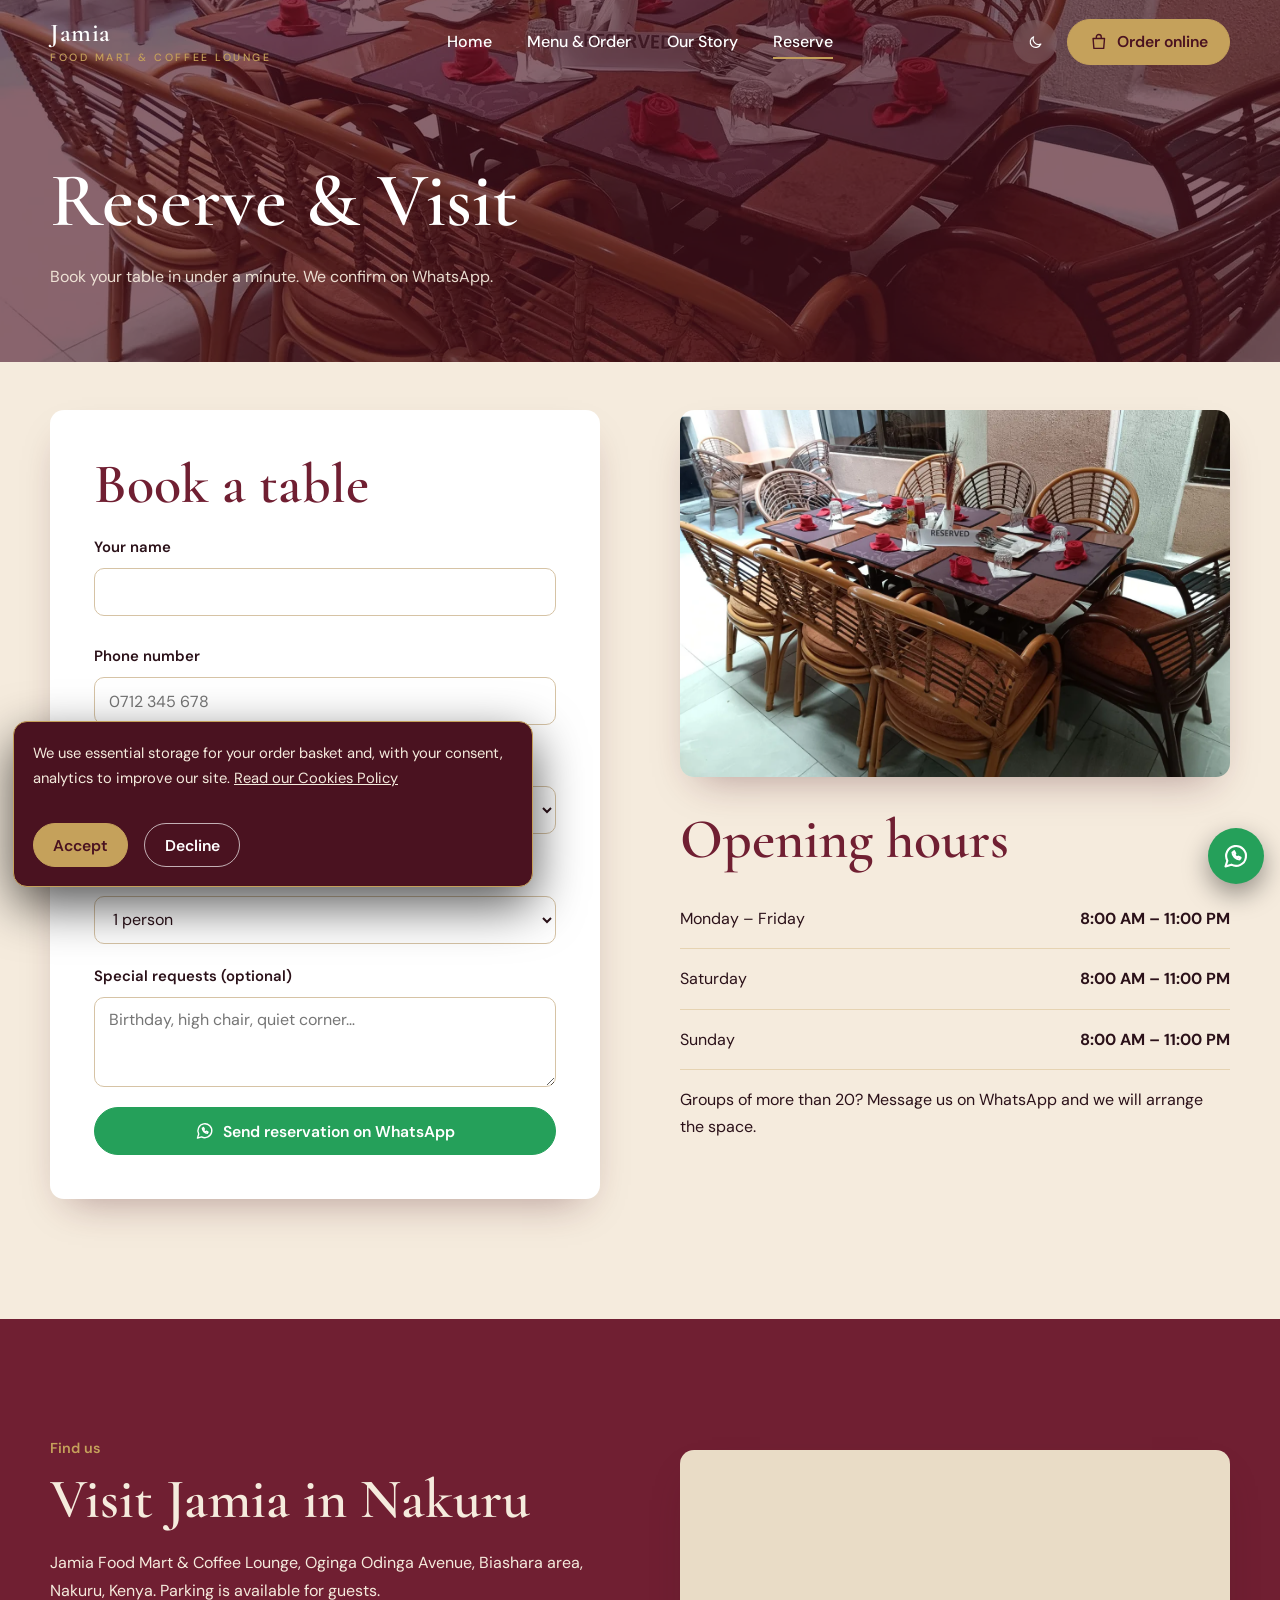
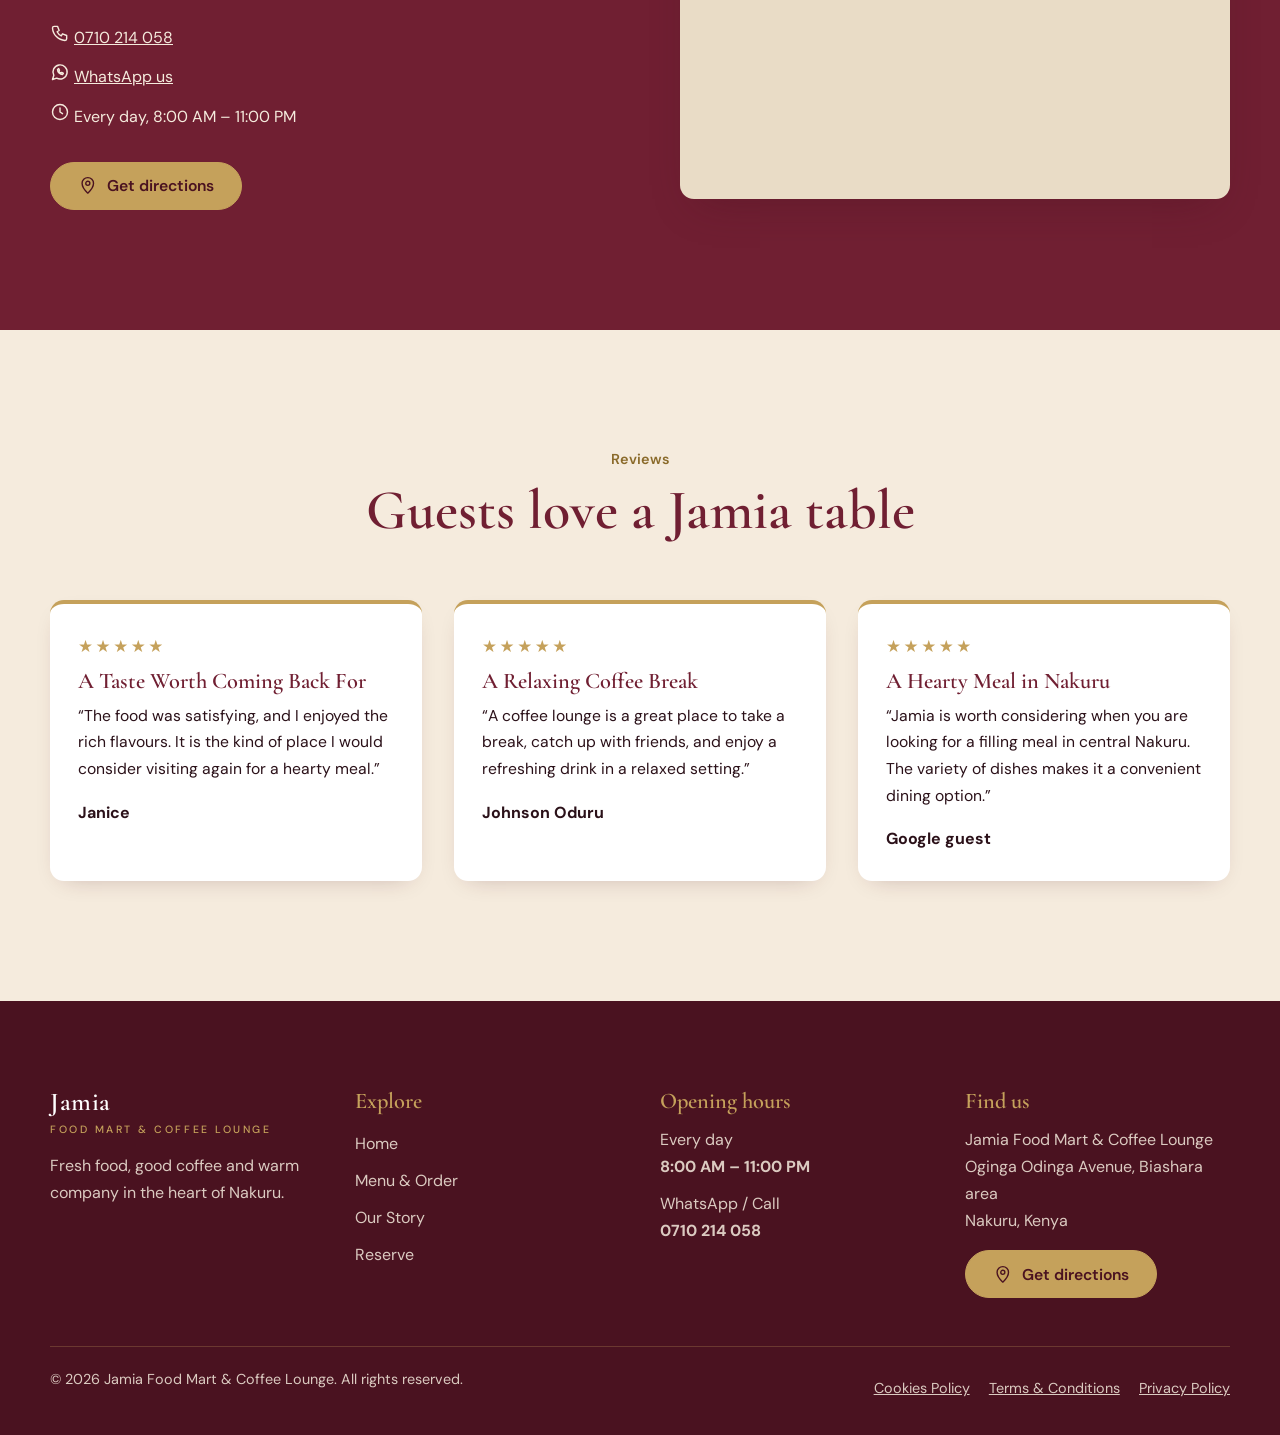
<file: reserve.html>
<!DOCTYPE html><html lang="en"><head><meta charset="utf-8"><meta name="viewport" content="width=device-width,initial-scale=1"><title>Reserve a Table & Visit | Jamia Food Mart & Coffee Lounge Nakuru</title><meta name="description" content="Reserve a table at Jamia Food Mart & Coffee Lounge in Nakuru. Choose your date, time and party size, and get directions. Open daily 8AM to 11PM.">
<link rel="canonical" href="https://www.example.com/reserve.html"><meta name="theme-color" content="#701F32"><meta property="og:type" content="restaurant"><meta property="og:title" content="Reserve a Table & Visit | Jamia Food Mart & Coffee Lounge Nakuru"><meta property="og:description" content="Reserve a table at Jamia Food Mart & Coffee Lounge in Nakuru. Choose your date, time and party size, and get directions. Open daily 8AM to 11PM."><meta property="og:image" content="https://www.example.com/images/set2/j40.webp"><meta property="og:url" content="https://www.example.com/reserve.html"><meta name="twitter:card" content="summary_large_image">
<link rel="preload" href="fonts/cormorant-garamond-latin-600-normal.woff2" as="font" type="font/woff2" crossorigin><link rel="preload" href="fonts/dm-sans-latin-400-normal.woff2" as="font" type="font/woff2" crossorigin><link rel="stylesheet" href="css/style.css"><script>try{if(JSON.parse(localStorage.getItem('jm-th'))==='evening')document.documentElement.dataset.theme='evening'}catch(e){}</script>
<script type="application/ld+json">{"@context":"https://schema.org","@type":"Restaurant","name":"Jamia Food Mart & Coffee Lounge","image":"https://www.example.com/images/set2/j40.webp","telephone":"+254710214058","servesCuisine":["Burgers","Pizza","Pasta","Biryani","Coffee"],"hasMenu":"https://www.example.com/menu.html","address":{"@type":"PostalAddress","streetAddress":"Oginga Odinga Avenue, Biashara area","addressLocality":"Nakuru","addressCountry":"KE"},"openingHoursSpecification":{"@type":"OpeningHoursSpecification","dayOfWeek":["Monday","Tuesday","Wednesday","Thursday","Friday","Saturday","Sunday"],"opens":"08:00","closes":"23:00"}}</script></head><body>
<header class="hd"><div class="wrap"><a class="logo" href="index.html">Jamia<small>FOOD MART &amp; COFFEE LOUNGE</small></a>
<nav class="nav" id="nav" aria-label="Main"><button class="x" type="button" aria-label="Close menu">&times;</button><ul><li><a href="index.html">Home</a></li><li><a href="menu.html">Menu & Order</a></li><li><a href="about.html">Our Story</a></li><li><a href="reserve.html" aria-current="page">Reserve</a></li></ul></nav>
<div class="hr"><button class="tg" type="button" aria-pressed="false" aria-label="Switch to evening look"><svg class="ic" viewBox="0 0 24 24" aria-hidden="true"><path d="M20 14.5A8 8 0 0 1 9.5 4a8 8 0 1 0 10.5 10.5z"/></svg></button><a class="btn" href="menu.html"><svg class="ic" viewBox="0 0 24 24" aria-hidden="true"><path d="M5 8h14l-1 12H6zM9 8V6a3 3 0 0 1 6 0v2"/></svg> Order online</a><button class="burger" type="button" aria-label="Open menu" aria-expanded="false" aria-controls="nav"><svg class="ic" viewBox="0 0 24 24" aria-hidden="true"><path d="M4 7h16M4 12h16M4 17h16"/></svg></button></div></div></header><main><section class="ph" style="padding-bottom:4.5rem"><img src="images/set2/j40.webp" srcset="images/set2/j40-s.webp 800w, images/set2/j40-m.webp 1280w, images/set2/j40.webp 1920w" sizes="70vw" alt="" aria-hidden="true" width="1920" height="1440" fetchpriority="high"><div class="wrap"><h1>Reserve &amp; Visit</h1><p>Book your table in under a minute. We confirm on WhatsApp.</p></div></section><section style="padding-top:3rem"><div class="wrap split" style="align-items:start"><form id="rf" class="box f two rv" novalidate><h2 class="full" style="margin:0">Book a table</h2><label class="full">Your name<input name="name" autocomplete="name"><span class="er"></span></label><label class="full">Phone number<input name="phone" type="tel" inputmode="tel" autocomplete="tel" placeholder="0712 345 678"><span class="er"></span></label>
<label>Date<input name="date" type="date"><span class="er"></span></label><label>Time<select name="time"><option value="">Choose a time</option><option>8:00 AM</option><option>8:30 AM</option><option>9:00 AM</option><option>9:30 AM</option><option>10:00 AM</option><option>10:30 AM</option><option>11:00 AM</option><option>11:30 AM</option><option>12:00 PM</option><option>12:30 PM</option><option>1:00 PM</option><option>1:30 PM</option><option>2:00 PM</option><option>2:30 PM</option><option>3:00 PM</option><option>3:30 PM</option><option>4:00 PM</option><option>4:30 PM</option><option>5:00 PM</option><option>5:30 PM</option><option>6:00 PM</option><option>6:30 PM</option><option>7:00 PM</option><option>7:30 PM</option><option>8:00 PM</option><option>8:30 PM</option><option>9:00 PM</option><option>9:30 PM</option><option>10:00 PM</option><option>10:30 PM</option></select><span class="er"></span></label>
<label class="full">Number of people<select name="guests"><option value="1">1 person</option><option value="2">2 people</option><option value="3">3 people</option><option value="4">4 people</option><option value="5">5 people</option><option value="6">6 people</option><option value="7">7 people</option><option value="8">8 people</option><option value="9">9 people</option><option value="10">10 people</option><option value="11">11 people</option><option value="12">12 people</option><option value="13">13 people</option><option value="14">14 people</option><option value="15">15 people</option><option value="16">16 people</option><option value="17">17 people</option><option value="18">18 people</option><option value="19">19 people</option><option value="20">20 people</option></select></label><label class="full">Special requests (optional)<textarea name="note" placeholder="Birthday, high chair, quiet corner…"></textarea></label>
<div class="full"><button class="btn" type="submit" style="background:#25a05a;border-color:#25a05a;color:#fff;width:100%"><svg class="ic" viewBox="0 0 24 24" aria-hidden="true"><path d="M3 21l1.6-5A8.5 8.5 0 1 1 8 19.4z"/><path d="M9 9c0 3 3 6 6 6l1-1.5-2-1-1 .8c-1-.4-2-1.4-2.4-2.4l.8-1-1-2z"/></svg> Send reservation on WhatsApp</button><p id="ok" class="note" hidden style="margin-top:.8rem">WhatsApp should have opened with your request. We will reply to confirm your table.</p></div></form>
<div class="rv"><div class="fig w"><img src="images/set2/j40.webp" srcset="images/set2/j40-s.webp 800w, images/set2/j40-m.webp 1280w, images/set2/j40.webp 1920w" sizes="(min-width:1100px) 290px,(min-width:620px) 45vw,92vw" alt="Set dining tables with wicker chairs" width="1920" height="1440" loading="lazy" decoding="async" data-zoom></div><h2 style="margin-top:2rem">Opening hours</h2><ul class="hrs"><li><span>Monday – Friday</span><b>8:00 AM – 11:00 PM</b></li><li><span>Saturday</span><b>8:00 AM – 11:00 PM</b></li><li><span>Sunday</span><b>8:00 AM – 11:00 PM</b></li></ul><p style="margin-top:1rem">Groups of more than 20? Message us on WhatsApp and we will arrange the space.</p></div></div></section>
<section class="dark"><div class="wrap split"><div class="rv"><span class="tag">Find us</span><h2>Visit Jamia in Nakuru</h2><p>Jamia Food Mart &amp; Coffee Lounge, Oginga Odinga Avenue, Biashara area, Nakuru, Kenya. Parking is available for guests.</p><ul style="margin-top:1.2rem;display:grid;gap:.7rem"><li><svg class="ic" viewBox="0 0 24 24" aria-hidden="true"><path d="M5 4h4l2 5-2.5 1.5a11 11 0 0 0 5 5L15 13l5 2v4a2 2 0 0 1-2 2A16 16 0 0 1 3 6a2 2 0 0 1 2-2z"/></svg> <a href="tel:+254710214058">0710 214 058</a></li><li><svg class="ic" viewBox="0 0 24 24" aria-hidden="true"><path d="M3 21l1.6-5A8.5 8.5 0 1 1 8 19.4z"/><path d="M9 9c0 3 3 6 6 6l1-1.5-2-1-1 .8c-1-.4-2-1.4-2.4-2.4l.8-1-1-2z"/></svg> <a href="https://wa.me/254710214058">WhatsApp us</a></li><li><svg class="ic" viewBox="0 0 24 24" aria-hidden="true"><circle cx="12" cy="12" r="9"/><path d="M12 7v5l3 2"/></svg> Every day, 8:00 AM – 11:00 PM</li></ul><div class="row"><a class="btn" href="https://www.google.com/maps/dir/?api=1&destination=Jamia+Food+Mart+and+Coffee+Lounge+Nakuru" target="_blank" rel="noopener"><svg class="ic" viewBox="0 0 24 24" aria-hidden="true"><path d="M12 21s7-6.2 7-12a7 7 0 0 0-14 0c0 5.8 7 12 7 12z"/><circle cx="12" cy="9" r="2.5"/></svg> Get directions</a></div></div><div class="rv"><div class="map"><iframe title="Map showing Jamia Food Mart &amp; Coffee Lounge in Nakuru" loading="lazy" referrerpolicy="no-referrer-when-downgrade" src="https://maps.google.com/maps?q=Jamia%20Food%20Mart%20and%20Coffee%20Lounge%20Oginga%20Odinga%20Avenue%20Nakuru&amp;output=embed"></iframe></div></div></div></section>
<section><div class="wrap"><div class="head c rv"><span class="tag">Reviews</span><h2>Guests love a Jamia table</h2></div><div class="rv-g"><figure class="rev rv"><div class="s" role="img" aria-label="5 out of 5 stars">★★★★★</div><h3>A Taste Worth Coming Back For</h3><p>“The food was satisfying, and I enjoyed the rich flavours. It is the kind of place I would consider visiting again for a hearty meal.”</p><figcaption><b>Janice</b></figcaption></figure><figure class="rev rv"><div class="s" role="img" aria-label="5 out of 5 stars">★★★★★</div><h3>A Relaxing Coffee Break</h3><p>“A coffee lounge is a great place to take a break, catch up with friends, and enjoy a refreshing drink in a relaxed setting.”</p><figcaption><b>Johnson Oduru</b></figcaption></figure><figure class="rev rv"><div class="s" role="img" aria-label="5 out of 5 stars">★★★★★</div><h3>A Hearty Meal in Nakuru</h3><p>“Jamia is worth considering when you are looking for a filling meal in central Nakuru. The variety of dishes makes it a convenient dining option.”</p><figcaption><b>Google guest</b></figcaption></figure></div></div></section></main><footer class="ft"><div class="wrap"><div class="g"><div><a class="logo" href="index.html">Jamia<small>FOOD MART &amp; COFFEE LOUNGE</small></a><p style="margin-top:1rem">Fresh food, good coffee and warm company in the heart of Nakuru.</p></div>
<div><h3>Explore</h3><ul><li><a href="index.html">Home</a></li><li><a href="menu.html">Menu & Order</a></li><li><a href="about.html">Our Story</a></li><li><a href="reserve.html">Reserve</a></li></ul></div><div><h3>Opening hours</h3><p>Every day<br><b>8:00 AM – 11:00 PM</b></p><p style="margin-top:.6rem">WhatsApp / Call<br><a href="https://wa.me/254710214058"><b>0710 214 058</b></a></p></div>
<div><h3>Find us</h3><p>Jamia Food Mart &amp; Coffee Lounge<br>Oginga Odinga Avenue, Biashara area<br>Nakuru, Kenya</p><p style="margin-top:1rem"><a class="btn" href="https://www.google.com/maps/dir/?api=1&destination=Jamia+Food+Mart+and+Coffee+Lounge+Nakuru" target="_blank" rel="noopener"><svg class="ic" viewBox="0 0 24 24" aria-hidden="true"><path d="M12 21s7-6.2 7-12a7 7 0 0 0-14 0c0 5.8 7 12 7 12z"/><circle cx="12" cy="9" r="2.5"/></svg> Get directions</a></p></div></div>
<div class="b"><span>&copy; 2026 Jamia Food Mart &amp; Coffee Lounge. All rights reserved.</span><div><button class="lk" data-modal="m-cookies">Cookies Policy</button><button class="lk" data-modal="m-terms">Terms &amp; Conditions</button><button class="lk" data-modal="m-privacy">Privacy Policy</button></div></div></div></footer>
<dialog class="modal" id="m-cookies" aria-label="Cookies Policy"><div class="in"><button class="x" data-close aria-label="Close" style="float:right">&times;</button><h2>Cookies Policy</h2><p>We use a small number of cookies and similar storage to keep our website working and, only if you accept, to understand how it is used.</p><h3>What we store</h3><p>Essential storage remembers your cookie choice and the items in your order basket on your device. Analytics cookies (optional) tell us which pages are visited so we can improve the site. They load only after you press Accept.</p><h3>Your choice</h3><p>You can decline analytics, or clear your browser storage at any time. Declining does not affect ordering or reservations.</p></div></dialog><dialog class="modal" id="m-terms" aria-label="Terms &amp; Conditions"><div class="in"><button class="x" data-close aria-label="Close" style="float:right">&times;</button><h2>Terms &amp; Conditions</h2><h3>Orders</h3><p>Orders and reservations are sent to us on WhatsApp and are confirmed only when we reply. Prices are confirmed on WhatsApp before an order is accepted and may change without notice. Menu photos are for illustration.</p><h3>Delivery</h3><p>Delivery fees depend on your area and are shown before you send your order. We may quote a different fee for distant locations. Please make sure your phone is reachable and your address is accurate.</p><h3>Reservations</h3><p>Please arrive within 15 minutes of your booking time. We may release a table after that. Contact us on WhatsApp to change or cancel.</p><h3>Payment and refunds</h3><p>Payment is made on delivery or at pickup unless we agree otherwise. If something is wrong with your order, tell us right away so we can put it right.</p></div></dialog><dialog class="modal" id="m-privacy" aria-label="Privacy Policy"><div class="in"><button class="x" data-close aria-label="Close" style="float:right">&times;</button><h2>Privacy Policy</h2><p>We respect your privacy and handle personal data in line with the Kenya Data Protection Act, 2019.</p><h3>What we collect</h3><p>When you order or reserve, you give your name, phone number, and for delivery your address. This information is sent to our WhatsApp number to prepare and deliver your order or hold your table.</p><h3>How we use it</h3><p>Only to fulfil your request and to contact you about it. We do not sell your data.</p><h3>Your rights</h3><p>You may ask us to access, correct or delete your information by messaging us on WhatsApp at 0710 214 058.</p></div></dialog><dialog id="lb" aria-label="Image viewer"><button class="x" data-close aria-label="Close">&times;</button><button class="lb-n p" aria-label="Previous">&#8249;</button><img alt="" src="[data-uri]"><button class="lb-n n" aria-label="Next">&#8250;</button></dialog>
<div class="ck" role="dialog" aria-label="Cookie notice"><p>We use essential storage for your order basket and, with your consent, analytics to improve our site. <button class="lk" data-modal="m-cookies" style="min-height:0;padding:0">Read our Cookies Policy</button></p><div class="row"><button class="btn" data-ck="yes">Accept</button><button class="btn ghost" data-ck="no">Decline</button></div></div>
<a class="wa" href="https://wa.me/254710214058" target="_blank" rel="noopener" aria-label="Chat on WhatsApp"><svg class="ic" viewBox="0 0 24 24" aria-hidden="true"><path d="M3 21l1.6-5A8.5 8.5 0 1 1 8 19.4z"/><path d="M9 9c0 3 3 6 6 6l1-1.5-2-1-1 .8c-1-.4-2-1.4-2.4-2.4l.8-1-1-2z"/></svg></a><script src="js/main.js" defer></script></body></html>
</file>
<file: css/style.css>
@font-face{font-family:'Cormorant Garamond';font-style:normal;font-weight:500;font-display:swap;src:url(../fonts/cormorant-garamond-latin-500-normal.woff2) format('woff2')}
@font-face{font-family:'Cormorant Garamond';font-style:normal;font-weight:600;font-display:swap;src:url(../fonts/cormorant-garamond-latin-600-normal.woff2) format('woff2')}
@font-face{font-family:'Cormorant Garamond';font-style:normal;font-weight:700;font-display:swap;src:url(../fonts/cormorant-garamond-latin-700-normal.woff2) format('woff2')}
@font-face{font-family:'DM Sans';font-style:normal;font-weight:400;font-display:swap;src:url(../fonts/dm-sans-latin-400-normal.woff2) format('woff2')}
@font-face{font-family:'DM Sans';font-style:normal;font-weight:500;font-display:swap;src:url(../fonts/dm-sans-latin-500-normal.woff2) format('woff2')}
@font-face{font-family:'DM Sans';font-style:normal;font-weight:600;font-display:swap;src:url(../fonts/dm-sans-latin-600-normal.woff2) format('woff2')}
@font-face{font-family:'DM Sans';font-style:normal;font-weight:700;font-display:swap;src:url(../fonts/dm-sans-latin-700-normal.woff2) format('woff2')}
:root{--wine:#701F32;--wine-d:#4a1220;--cream:#F5EBDD;--gold:#C5A15B;--gold-d:#8a6a2a;--ink:#2b1119;--r:14px;--fh:'Cormorant Garamond',Georgia,serif;--fb:'DM Sans',system-ui,sans-serif;--sh:0 18px 40px -18px #4a122066}
*{box-sizing:border-box;margin:0}html{scroll-behavior:smooth}
body{font:400 1rem/1.7 var(--fb);background:var(--cream);color:var(--ink);-webkit-font-smoothing:antialiased;overflow-x:hidden}
img{display:block;max-width:100%;height:auto}a{color:inherit}ul,ol{padding:0;list-style:none}
h1,h2,h3{font-family:var(--fh);font-weight:600;line-height:1.08;color:var(--wine)}
h1{font-size:clamp(2.7rem,8.5vw,5.8rem)}h2{font-size:clamp(2.1rem,5.2vw,3.5rem);margin-bottom:1rem}h3{font-size:1.55rem}
p{max-width:62ch}.lead{font-size:1.1rem}
.wrap{width:min(1180px,100% - 2.4rem);margin-inline:auto}
section{padding:clamp(3.5rem,9vw,7rem) 0}
.tag{font:600 .9rem var(--fb);color:var(--gold-d);margin-bottom:.6rem;display:block}
.dark{background:var(--wine);color:var(--cream)}.dark h2,.dark h3{color:var(--cream)}.dark .tag{color:var(--gold)}
:focus-visible{outline:3px solid var(--gold);outline-offset:3px}
.btn{display:inline-flex;align-items:center;justify-content:center;gap:.55rem;min-height:48px;padding:.7rem 1.7rem;border-radius:99px;font:600 .98rem var(--fb);text-decoration:none;border:1.5px solid var(--gold);background:var(--gold);color:var(--wine-d);cursor:pointer;transition:transform .3s,box-shadow .3s,background .3s,color .3s}
.btn:hover{transform:translateY(-3px);box-shadow:0 12px 26px #4a122055}
.btn.wine{background:var(--wine);border-color:var(--wine);color:var(--cream)}.btn.wine:hover{background:var(--wine-d)}
.btn.ghost{background:transparent;color:#fff;border-color:#ffffffaa}.btn.ghost:hover{background:#ffffff26}
.ic{width:1.25em;height:1.25em;fill:none;stroke:currentColor;stroke-width:1.7;stroke-linecap:round;stroke-linejoin:round;flex:none}
.row{display:flex;flex-wrap:wrap;gap:.8rem}
.hd{position:absolute;inset:0 0 auto;z-index:30;color:#fff}
.hd .wrap{display:grid;grid-template-columns:1fr auto 1fr;align-items:center;padding-block:1.2rem}
.logo{font:600 1.6rem/1 var(--fh);text-decoration:none;color:#fff;letter-spacing:.02em}
.logo small{display:block;font:500 .66rem var(--fb);letter-spacing:.24em;color:var(--gold);margin-top:.3rem}
.nav ul{display:flex;gap:2.2rem}.nav a{text-decoration:none;font-weight:500;padding:.5rem 0;position:relative;color:#fff}
.nav a:after{content:"";position:absolute;left:0;bottom:.1rem;height:2px;width:100%;background:var(--gold);transform:scaleX(0);transform-origin:left;transition:transform .35s}
.nav a:hover:after,.nav a[aria-current]:after{transform:scaleX(1)}
.hd .btn{justify-self:end;min-height:44px;padding-inline:1.3rem}
.burger{display:none;justify-self:end;width:48px;height:48px;border:0;background:#ffffff1f;border-radius:50%;color:#fff;cursor:pointer;align-items:center;justify-content:center;backdrop-filter:blur(6px)}
@media(max-width:920px){.hd .wrap{grid-template-columns:1fr auto}.hd .btn{display:none}.burger{display:inline-flex}
.nav{position:fixed;inset:0;background:var(--wine-d);display:grid;place-items:center;opacity:0;visibility:hidden;transition:opacity .4s,visibility .4s;z-index:40}
.nav.open{opacity:1;visibility:visible}.nav ul{flex-direction:column;text-align:center;gap:1.2rem}.nav a{font:600 2.4rem var(--fh)}
.nav .x{position:absolute;top:1.2rem;right:1.2rem}}
@media(min-width:921px){.nav .x{display:none}}
.hero{position:relative;min-height:100svh;display:flex;align-items:flex-end;color:#fff;overflow:hidden;background:var(--wine-d);padding:0}
.slide{position:absolute;inset:0;opacity:0;transition:opacity 1.5s ease}.slide.on{opacity:1}
.slide img{width:100%;height:100%;object-fit:cover;transform:scale(1.04);transition:transform 9s ease-out}.slide.on img{transform:scale(1)}
.hero:before{content:"";position:absolute;inset:0;z-index:1;background:linear-gradient(90deg,#2b1119c4 0,#2b111970 50%,#2b111918 85%),linear-gradient(180deg,#2b111966 0,#2b111926 30%,#2b111955 55%,#4a1220ea 100%)}
.hero .wrap{position:relative;z-index:2;padding:9rem 0 5.5rem}.hero h1{color:#fff;max-width:14ch}.hero p{margin:1.3rem 0 2rem;font-size:1.15rem;color:#f5ebddf0}
.status{display:inline-flex;align-items:center;gap:.6rem;background:#ffffff1f;backdrop-filter:blur(8px);border:1px solid #ffffff44;padding:.45rem 1rem;border-radius:99px;font-size:.92rem;margin-bottom:1.4rem}
.status i{width:9px;height:9px;border-radius:50%;background:#7bd88f;box-shadow:0 0 0 4px #7bd88f33}.status.off i{background:#e9a35d;box-shadow:0 0 0 4px #e9a35d33}
.dots{position:absolute;z-index:3;right:max(1.2rem,calc((100% - 1180px)/2));bottom:2rem;display:flex;gap:.2rem}
.dots button{width:44px;height:44px;background:none;border:0;cursor:pointer;display:grid;place-items:center}.dots button:after{content:"";width:26px;height:3px;border-radius:3px;background:#ffffff77;transition:background .3s,width .3s}.dots .on:after{background:var(--gold);width:40px}
.strip{background:var(--wine-d);color:var(--cream);padding:0}.strip ul{display:grid;grid-template-columns:repeat(2,1fr)}
.strip li{display:flex;gap:.9rem;align-items:center;padding:1.3rem .6rem}.strip .ic{width:2rem;height:2rem;color:var(--gold)}.strip b{display:block;font-weight:600}.strip span{font-size:.9rem;opacity:.85}
@media(min-width:900px){.strip ul{grid-template-columns:repeat(4,1fr)}}
.split{display:grid;gap:2.8rem;align-items:center}@media(min-width:880px){.split{grid-template-columns:1fr 1fr;gap:5rem}.split.flip>:first-child{order:2}}
.split p+p{margin-top:1rem}.split .row{margin-top:1.8rem}
.collage{position:relative;aspect-ratio:1/1.08}.collage img{position:absolute;object-fit:cover;border-radius:var(--r);box-shadow:var(--sh);cursor:zoom-in}
.collage .a{left:0;top:0;width:68%;height:72%}.collage .b{right:0;bottom:0;width:56%;height:52%;border:6px solid var(--cream)}.collage .c{left:6%;bottom:4%;width:34%;height:30%;border:5px solid var(--cream)}
.fig{border-radius:var(--r);overflow:hidden;box-shadow:var(--sh)}.fig img{width:100%;aspect-ratio:4/5;object-fit:cover;cursor:zoom-in;transition:transform .8s}.fig:hover img{transform:scale(1.05)}.fig.w img{aspect-ratio:3/2}
.head{max-width:60ch;margin-bottom:2.6rem}.head.c{margin-inline:auto;text-align:center}.head.c p{margin-inline:auto}
.cards{display:grid;gap:1.4rem;grid-template-columns:repeat(auto-fill,minmax(min(100%,270px),1fr))}
.card{background:#fff;border-radius:var(--r);overflow:hidden;box-shadow:0 8px 24px -14px #4a122055;display:flex;flex-direction:column;transition:transform .4s,box-shadow .4s}
.card:hover{transform:translateY(-6px);box-shadow:var(--sh)}.card .im{overflow:hidden;aspect-ratio:4/3;background:#e9dcc6}
.card .im img{width:100%;height:100%;object-fit:cover;transition:transform .7s;cursor:zoom-in}.card:hover .im img{transform:scale(1.07)}
.card .bd{padding:1.1rem 1.2rem 1.3rem;display:flex;flex-direction:column;gap:.4rem;flex:1}.card .t{display:flex;justify-content:space-between;gap:1rem;align-items:baseline}
.card h3{font-size:1.45rem}.price{font-weight:700;color:var(--wine);white-space:nowrap}.card p{font-size:.93rem;color:#5a4048}
.mosaic{grid-auto-flow:dense;display:grid;gap:.8rem;grid-template-columns:repeat(2,1fr);grid-auto-rows:150px}
.mosaic a{position:relative;overflow:hidden;border-radius:var(--r);color:#fff;text-decoration:none;display:flex;align-items:flex-end}
.mosaic img{position:absolute;inset:0;width:100%;height:100%;object-fit:cover;transition:transform .8s}.mosaic a:hover img{transform:scale(1.08)}
.mosaic a:after{content:"";position:absolute;inset:0;background:linear-gradient(0deg,#4a1220dd,transparent 60%)}.mosaic span{position:relative;z-index:1;padding:1rem;font:600 1.5rem var(--fh)}
.mosaic .t{grid-row:span 2}.mosaic .w{grid-column:span 2}
@media(min-width:800px){.mosaic{grid-template-columns:repeat(4,1fr);grid-auto-rows:190px}}
.feat{display:grid;gap:1.6rem;grid-template-columns:repeat(auto-fit,minmax(min(100%,290px),1fr))}
.feat div{padding:1.4rem;border:1px solid #c5a15b66;border-radius:var(--r);transition:background .3s,transform .3s}.feat div:hover{background:#ffffff12;transform:translateY(-4px)}
.feat .ic{width:2.2rem;height:2.2rem;color:var(--gold);margin-bottom:.8rem}.feat h3{font-size:1.4rem;margin-bottom:.3rem}.feat p{font-size:.94rem;opacity:.9}
.steps{display:grid;gap:1.6rem;counter-reset:s;grid-template-columns:repeat(auto-fit,minmax(min(100%,250px),1fr))}
.steps li{counter-increment:s;padding:1.6rem;background:#fff;border-radius:var(--r);box-shadow:0 8px 24px -14px #4a122055}.steps li:before{content:counter(s);font:600 2.6rem var(--fh);color:var(--gold)}
.rv-g{display:grid;gap:1.3rem;grid-template-columns:repeat(auto-fit,minmax(min(100%,300px),1fr))}
.rev{background:#fff;padding:1.6rem;border-radius:var(--r);border-top:4px solid var(--gold);box-shadow:0 8px 24px -14px #4a122055}.rev .s{color:var(--gold);letter-spacing:.15em;font-size:1.05rem}.rev p{margin:.6rem 0 1rem;font-size:.98rem}.rev small{display:block;color:#7a6168}
.gal{columns:2 140px;column-gap:.8rem}.gal img{width:100%;margin-bottom:.8rem;border-radius:10px;cursor:zoom-in;break-inside:avoid;transition:transform .5s,filter .5s}.gal img:hover{transform:scale(1.025);filter:brightness(1.06)}
@media(min-width:800px){.gal{columns:4}}
.cta{position:relative;color:#fff;text-align:center;overflow:hidden;background:var(--wine-d)}.cta>img{position:absolute;inset:0;width:100%;height:100%;object-fit:cover;opacity:.38}.cta .wrap{position:relative}.cta h2{color:#fff}.cta p{margin:0 auto 1.8rem}.cta .row{justify-content:center}
.ph{position:relative;color:#fff;padding:9.5rem 0 4.5rem;background:var(--wine-d);overflow:hidden}.ph>img{position:absolute;inset:0;width:100%;height:100%;object-fit:cover;opacity:.35}.ph .wrap{position:relative}.ph h1{color:#fff;font-size:clamp(2.6rem,7vw,4.8rem)}.ph p{margin-top:.8rem;color:#f5ebddee}
.map{border-radius:var(--r);overflow:hidden;box-shadow:var(--sh);min-height:320px;background:#e9dcc6}.map iframe{width:100%;height:100%;min-height:340px;border:0}
.hrs li{display:flex;justify-content:space-between;padding:.7rem 0;border-bottom:1px solid #c5a15b55}
.bar{display:grid;gap:1rem;margin-bottom:2rem}.chips{display:flex;gap:.6rem;overflow-x:auto;padding:.2rem .1rem .6rem;scroll-snap-type:x proximity;scrollbar-width:thin}
.chip{scroll-snap-align:start;flex:none;min-height:44px;padding:.5rem 1.2rem;border-radius:99px;border:1.5px solid #c5a15b;background:transparent;color:var(--wine);font:600 .95rem var(--fb);cursor:pointer;transition:background .25s,color .25s,transform .25s}
.chip:hover{transform:translateY(-2px)}.chip.on{background:var(--wine);border-color:var(--wine);color:var(--cream)}
.add{margin-top:auto;min-height:46px}.qty{display:none;align-items:center;justify-content:space-between;margin-top:auto;border:1.5px solid var(--wine);border-radius:99px;min-height:46px;padding:2px}
.qty button{width:42px;height:42px;border-radius:50%;border:0;background:var(--wine);color:#fff;font-size:1.3rem;cursor:pointer}.qty b{min-width:2ch;text-align:center}
.card.sel .add{display:none}.card.sel .qty{display:flex}.empty{padding:2rem;text-align:center}
.cartbar{position:fixed;z-index:25;left:50%;bottom:1rem;transform:translate(-50%,160%);width:min(520px,100% - 1.6rem);transition:transform .45s cubic-bezier(.2,.8,.2,1)}.cartbar.show{transform:translate(-50%,0)}
.cartbar .btn{width:100%;justify-content:space-between;background:var(--wine);border-color:var(--gold);color:#fff;box-shadow:0 14px 34px #4a122099;min-height:56px}
dialog{border:0;padding:0;color:var(--ink);background:var(--cream);max-width:100%}dialog::backdrop{background:#2b1119cc;backdrop-filter:blur(3px)}
dialog[open]{animation:pop .4s ease}@keyframes pop{from{opacity:0;transform:translateY(24px)}}
.sheet{width:min(560px,100%);max-height:94dvh;margin:auto 0 0;border-radius:22px 22px 0 0;overflow:auto}
@media(min-width:700px){.sheet{margin:auto 0 auto auto;height:100dvh;max-height:100dvh;border-radius:22px 0 0 22px}}
.sheet .in{padding:1.5rem}.sheet header{display:flex;justify-content:space-between;align-items:center;margin-bottom:1rem}.sheet h2{margin:0;font-size:2rem}
.x{width:44px;height:44px;border-radius:50%;border:0;background:var(--wine);color:#fff;font-size:1.4rem;cursor:pointer}
.ln{display:flex;justify-content:space-between;gap:1rem;align-items:center;padding:.7rem 0;border-bottom:1px solid #c5a15b55}.ln small{display:block;color:#7a6168}
.ln .qty{display:flex;margin:0;min-height:38px;width:112px}.ln .qty button{width:34px;height:34px}
.tot{margin:1rem 0;padding:1rem;background:#fff;border-radius:var(--r)}.tot div{display:flex;justify-content:space-between;padding:.2rem 0}.tot .g{font:700 1.2rem var(--fb);color:var(--wine);border-top:1px dashed #c5a15b;margin-top:.4rem;padding-top:.6rem}
.f{display:grid;gap:1rem}.f.two{grid-template-columns:1fr}@media(min-width:620px){.f.two{grid-template-columns:1fr 1fr}.f .full{grid-column:1/-1}}
label{display:grid;gap:.35rem;font-weight:600;font-size:.93rem}input,select,textarea{width:100%;min-height:48px;border:1.5px solid #d6c3a5;border-radius:10px;padding:.7rem .9rem;font:400 1rem var(--fb);background:#fff;color:var(--ink)}
input:focus,select:focus,textarea:focus{outline:3px solid #c5a15b88;border-color:var(--gold)}textarea{min-height:90px;resize:vertical}
.seg{display:grid;grid-template-columns:1fr 1fr;gap:.6rem}.seg label{position:relative;font-weight:600}.seg input{position:absolute;opacity:0}.seg span{display:block;text-align:center;padding:.8rem;border:1.5px solid #d6c3a5;border-radius:10px;background:#fff;cursor:pointer;transition:.25s}.seg input:checked+span{background:var(--wine);color:#fff;border-color:var(--wine)}.seg input:focus-visible+span{outline:3px solid var(--gold)}
.er{color:#a3122e;font-size:.85rem;font-weight:500}.note{font-size:.85rem;color:#6b535a}
.box{background:#fff;border-radius:var(--r);padding:clamp(1.4rem,4vw,2.4rem);box-shadow:var(--sh)}
.ft{background:var(--wine-d);color:#f5ebddd9;padding:4.5rem 0 1.5rem}.ft .g{display:grid;gap:2.4rem;grid-template-columns:repeat(auto-fit,minmax(min(100%,210px),1fr))}.ft h3{color:var(--gold);font-size:1.4rem;margin-bottom:.8rem}.ft li{padding:.2rem 0}.ft a{text-decoration:none}.ft a:hover{color:var(--gold)}
.ft .b{margin-top:3rem;padding-top:1.2rem;border-top:1px solid #c5a15b44;display:flex;flex-wrap:wrap;gap:.4rem 1.4rem;justify-content:space-between;font-size:.9rem}.ft .b div{display:flex;flex-wrap:wrap;gap:.2rem 1.2rem}
.lk{background:none;border:0;color:inherit;font:inherit;cursor:pointer;text-decoration:underline;padding:.5rem 0;min-height:44px}.lk:hover{color:var(--gold)}
.modal{width:min(720px,100% - 1.6rem);margin:auto;border-radius:18px;max-height:88dvh}.modal .in{padding:1.6rem}.modal h2{font-size:2.2rem}.modal h3{font-size:1.3rem;margin:1.2rem 0 .3rem}.modal p{margin-bottom:.6rem}
.ck{position:fixed;z-index:50;left:.8rem;right:.8rem;bottom:.8rem;max-width:520px;background:var(--wine-d);color:var(--cream);padding:1.2rem;border-radius:var(--r);box-shadow:0 18px 50px #000a;border:1px solid var(--gold);display:none}.ck.show{display:block;animation:pop .5s}.ck p{font-size:.92rem;margin-bottom:.9rem}.ck .btn{min-height:44px;padding:.4rem 1.2rem}
#lb{background:transparent;width:100%;height:100%;max-height:100dvh;display:none;place-items:center}#lb[open]{display:grid}#lb img{max-height:86dvh;max-width:94vw;border-radius:10px;object-fit:contain}
#lb .x{position:fixed;top:1rem;right:1rem;background:#ffffff26}.lb-n{position:fixed;top:50%;width:48px;height:48px;border-radius:50%;border:0;background:#ffffff33;color:#fff;font-size:1.6rem;cursor:pointer;transform:translateY(-50%)}.lb-n.p{left:.6rem}.lb-n.n{right:.6rem}
.js .rv{opacity:0;transform:translateY(26px);transition:opacity .9s ease var(--d,0s),transform .9s ease var(--d,0s)}.js .rv.in{opacity:1;transform:none}
.wa{position:fixed;z-index:24;right:1rem;bottom:1rem;width:56px;height:56px;border-radius:50%;background:#25a05a;color:#fff;display:grid;place-items:center;box-shadow:0 10px 26px #0006;transition:transform .3s}.wa:hover{transform:scale(1.1)}.wa svg{width:28px;height:28px;fill:none;stroke:#fff;stroke-width:1.8}
@media(prefers-reduced-motion:reduce){*{animation:none!important;transition:none!important;scroll-behavior:auto!important}.js .rv{opacity:1;transform:none}}
[hidden]{display:none!important}
.card h3,.rev h3,.steps li h3{color:var(--wine)}.steps li{color:var(--ink)}.rev h3{font-size:1.4rem;margin:.5rem 0 0}
.acts{margin-top:auto;display:grid;gap:.55rem;padding-top:.7rem}.acts .add,.acts .qty{margin-top:0}.acts .btn{min-height:46px}
.btn.ghost.w{color:var(--wine);border-color:var(--wine);background:transparent}.btn.ghost.w:hover{background:#701f3214}
.hr{display:flex;align-items:center;gap:.6rem;justify-self:end}
.tg{width:44px;height:44px;border-radius:50%;border:0;background:#ffffff1f;color:#fff;cursor:pointer;display:grid;place-items:center;backdrop-filter:blur(6px);transition:background .3s,color .3s}.tg:hover{background:#ffffff40}.tg[aria-pressed=true]{background:var(--gold);color:var(--wine-d)}
.row2{display:flex;gap:1rem;align-items:flex-end;flex-wrap:wrap}.row2 label{flex:1 1 260px}
.vw{min-height:44px;padding:.5rem 1.1rem;border-radius:99px;border:1.5px solid var(--gold);background:transparent;color:var(--wine);font:600 .93rem var(--fb);cursor:pointer;transition:background .25s,color .25s}.vw.on{background:var(--wine);border-color:var(--wine);color:var(--cream)}
.cards.list{grid-template-columns:repeat(auto-fill,minmax(min(100%,460px),1fr))}.list .card{flex-direction:row}.list .card .im{flex:0 0 40%;aspect-ratio:auto;min-height:180px}
html[data-theme=evening] body{background:#2a0f18;color:#f5ebdd}
html[data-theme=evening] :is(h1,h2,h3){color:var(--gold)}
html[data-theme=evening] :is(.hero h1,.ph h1,.cta h2){color:#fff}
html[data-theme=evening] :is(.card,.rev,.steps li,.box,.tot){background:#3a1623;box-shadow:0 8px 24px -14px #000a;color:#f5ebdd}
html[data-theme=evening] :is(input,select,textarea,.seg span){background:#3a1623;color:#f5ebdd;border-color:#7a4a58}
html[data-theme=evening] :is(.card p,.steps li p){color:#dcc9b8}
html[data-theme=evening] :is(.price,.tag,.tot .g){color:var(--gold)}
html[data-theme=evening] :is(.rev small,.ln small,.note){color:#cdb8aa}
html[data-theme=evening] .er{color:#ff9aa8}
html[data-theme=evening] :is(.chip,.vw){color:var(--gold);border-color:var(--gold)}
html[data-theme=evening] .btn.ghost.w{color:var(--gold);border-color:var(--gold)}
html[data-theme=evening] :is(.chip.on,.vw.on){background:var(--gold);color:var(--wine-d)}
html[data-theme=evening] .btn.wine{border-color:var(--gold)}
html[data-theme=evening] .qty{border-color:var(--gold)}html[data-theme=evening] .qty button{background:var(--gold);color:var(--wine-d)}
html[data-theme=evening] dialog{background:#2a0f18;color:#f5ebdd}
html[data-theme=evening] .collage :is(.b,.c){border-color:#2a0f18}
html[data-theme=evening] .seg input:checked+span{background:var(--gold);color:var(--wine-d);border-color:var(--gold)}
html[data-theme=evening] .map{background:#3a1623}
.alt{background:#ecdcc4}html[data-theme=evening] .alt{background:#34121c}
.dots{left:50%;right:auto;transform:translateX(-50%)}
@media(min-width:900px){.cards.c3{grid-template-columns:repeat(3,1fr)}}
.hero h1{text-shadow:0 2px 26px #000a}.hero h1 .g{color:#E6C887}.hero h1 .c{color:var(--cream);font-style:italic;font-weight:500}
.faq{max-width:820px;margin-inline:auto}.faq details{background:#fff;border-radius:var(--r);margin-bottom:.8rem;box-shadow:0 8px 24px -16px #4a122066}
.faq summary{cursor:pointer;padding:1rem 1.3rem;font:600 1.05rem var(--fb);list-style:none;display:flex;justify-content:space-between;gap:1rem;align-items:center;min-height:56px}
.faq summary::-webkit-details-marker{display:none}.faq summary:after{content:"+";color:var(--gold-d);font-size:1.6rem;line-height:1;transition:transform .3s}.faq details[open] summary:after{transform:rotate(45deg)}
.faq p{padding:0 1.3rem 1.2rem}html[data-theme=evening] .faq details{background:#3a1623}
/* spacing system: 8px scale, mobile-first */
:root{--s2:.5rem;--s3:.75rem;--s4:1rem;--s5:1.25rem;--s6:1.5rem;--s8:2rem;--s10:2.5rem;--sec:clamp(4rem,11vw,7.5rem);--gap:clamp(1.25rem,3vw,2rem)}
.wrap{width:min(1180px,100% - 2.5rem)}
section{padding:var(--sec) 0}
h1{margin-bottom:var(--s5)}h2{margin-bottom:var(--s5)}h3{margin-bottom:var(--s2)}
.tag{margin-bottom:var(--s3)}
p+p{margin-top:var(--s5)}.lead{margin-bottom:var(--s5)}
.head{margin-bottom:clamp(2.25rem,6vw,3.75rem)}.head.c{margin-inline:auto}
.split{gap:clamp(2.5rem,7vw,5rem)}.split .row,p+.row,.head+.row{margin-top:var(--s8)}
.row{gap:var(--s4)}
.cards,.rv-g,.feat,.steps{gap:var(--gap)}
.card .bd{padding:1.4rem 1.4rem 1.6rem;gap:var(--s3)}.acts{gap:.75rem;padding-top:var(--s4)}
.feat div,.steps li,.rev{padding:1.75rem}
.mosaic,.gal{gap:var(--s4)}.gal{column-gap:var(--s4)}.gal img{margin-bottom:var(--s4)}
.strip li{padding:1.5rem .75rem}
.hrs li{padding:var(--s4) 0}
.f{gap:var(--s5)}label{gap:var(--s2)}
.box{padding:clamp(1.5rem,5vw,2.75rem)}
.sheet .in{padding:1.5rem 1.25rem 2rem}.tot{margin:var(--s6) 0;padding:var(--s5)}
.ph{padding:10rem 0 4rem}.cta p{margin-bottom:var(--s8)}
.ft{padding:clamp(3.5rem,9vw,5.5rem) 0 var(--s6)}.ft .g{gap:var(--s10)}.ft li{padding:.3rem 0}
.hero .wrap{padding:9rem 0 6rem}.hero p{margin:var(--s5) 0 var(--s8)}.status{margin-bottom:var(--s6)}
.bar{gap:var(--s5);margin-bottom:var(--s10)}
/* mobile hero: show slides in a fitted frame, text below on burgundy */
@media(max-width:700px){
.wrap{width:calc(100% - 2.5rem)}
.hero{--hh:clamp(340px,56svh,520px);display:block}
.slide{inset:0 0 auto 0;height:var(--hh)}
.slide img{object-position:var(--op,50% 50%)}
.slide:nth-child(1){--op:46% 42%}.slide:nth-child(2){--op:50% 55%}.slide:nth-child(3){--op:50% 50%}.slide:nth-child(4){--op:42% 50%}.slide:nth-child(5){--op:32% 50%}
.hero:before{inset:0 0 auto 0;height:var(--hh);background:linear-gradient(180deg,#2b111999 0,#2b111922 28%,#2b111922 62%,#4a1220 100%)}
.hero .wrap{padding:calc(var(--hh) + var(--s4)) 0 4.5rem}
.dots{bottom:auto;top:calc(var(--hh) - 3.5rem)}
.hero h1{font-size:clamp(2.5rem,12vw,3.4rem)}
}
</file>
